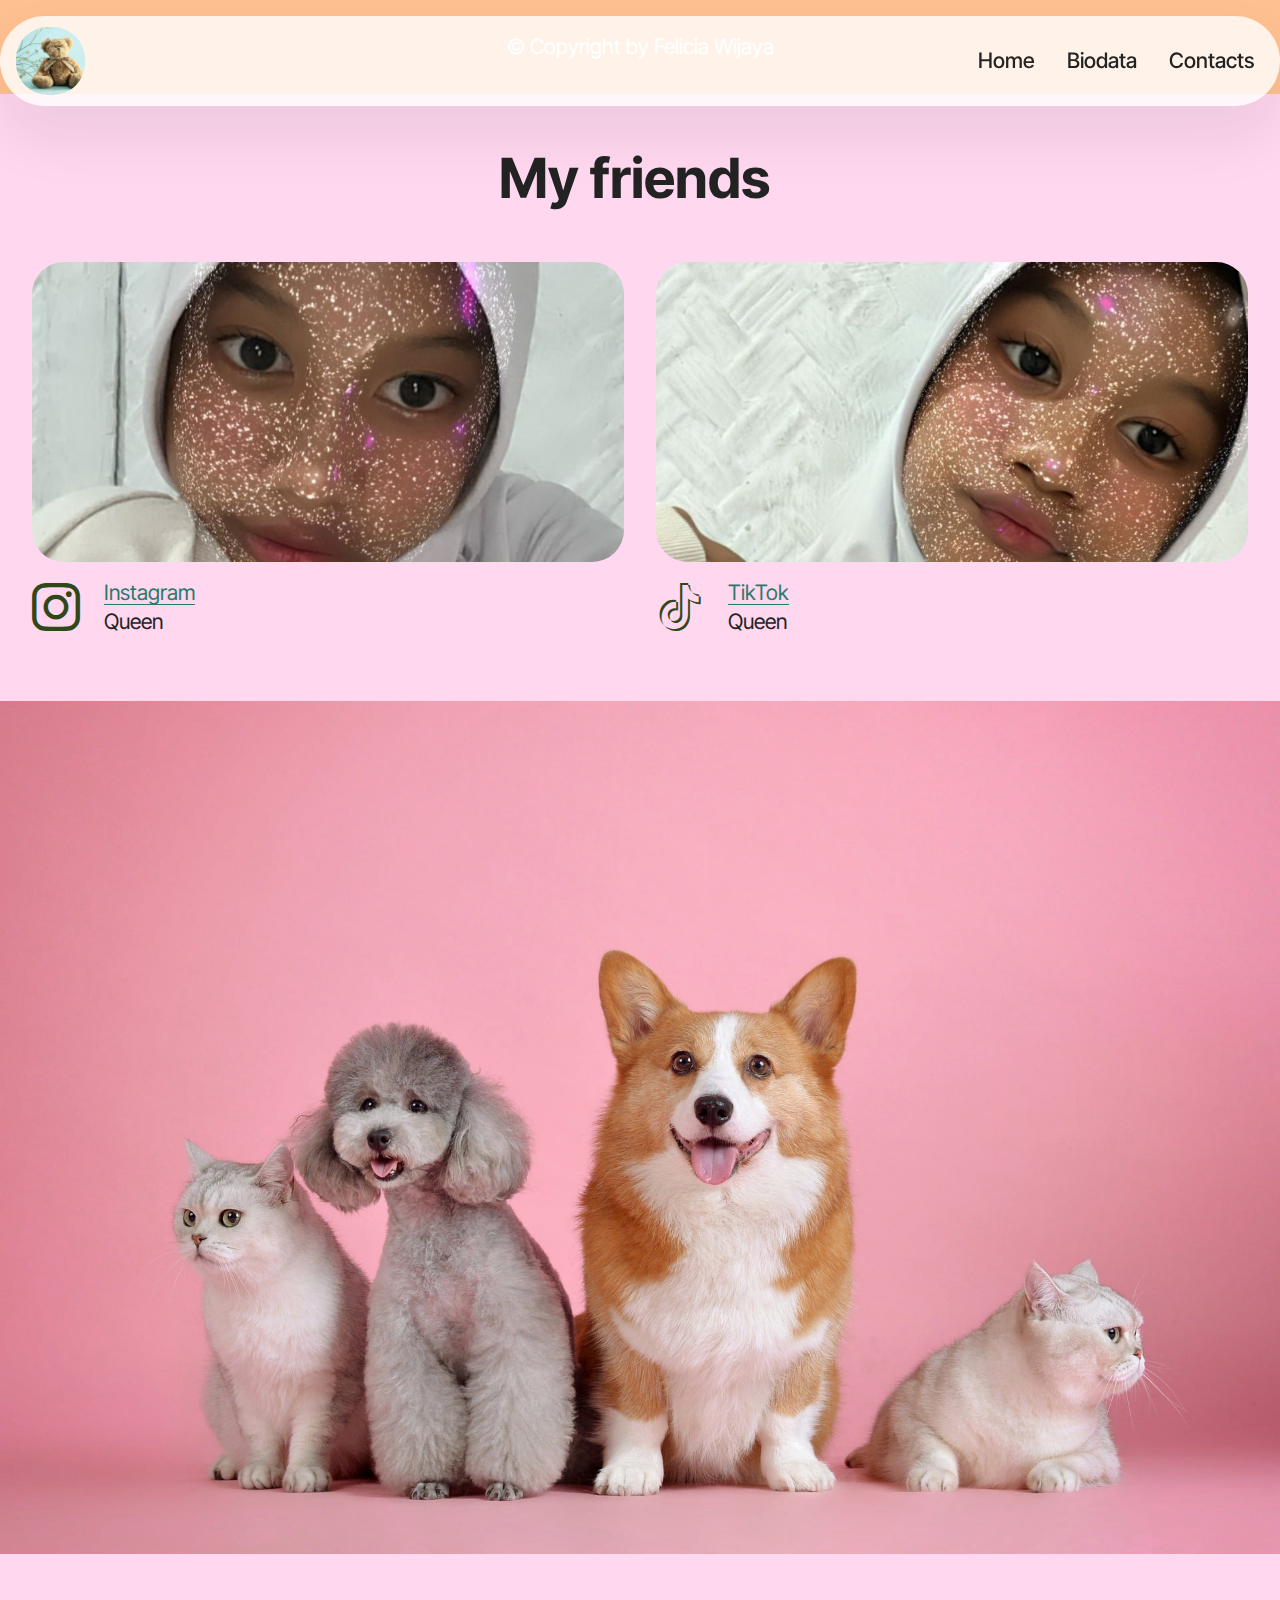
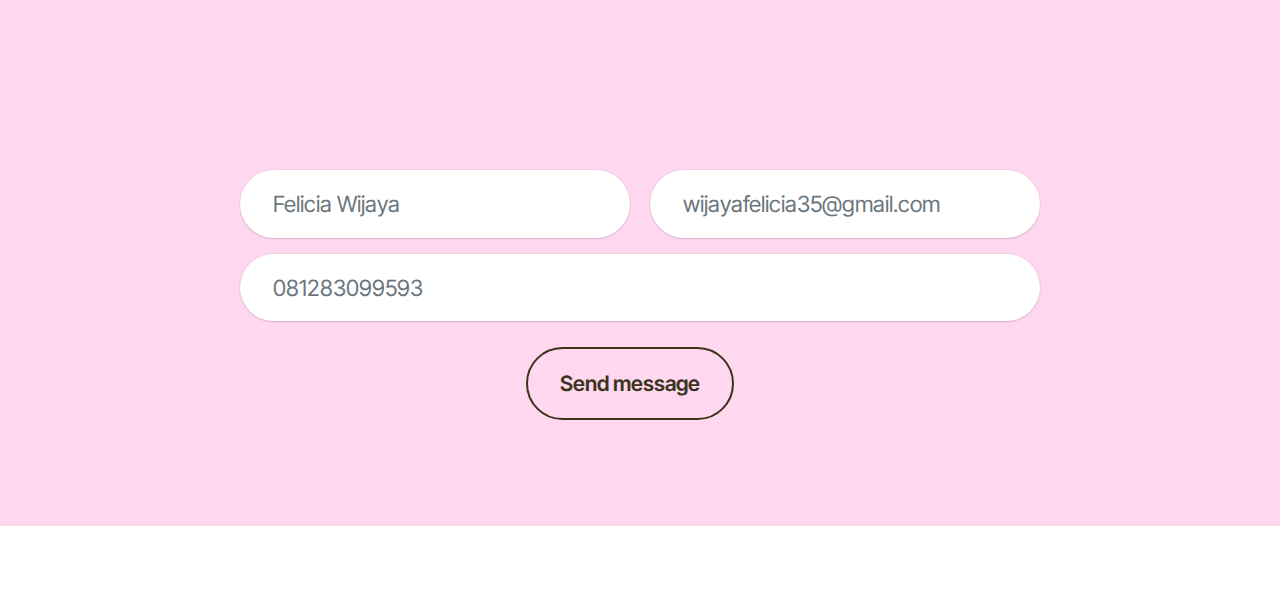
<file: index.html>
<!DOCTYPE html>
<html  >
<head>
  <!-- Site made with Mobirise Website Builder v5.9.13, https://mobirise.com -->
  <meta charset="UTF-8">
  <meta http-equiv="X-UA-Compatible" content="IE=edge">
  <meta name="generator" content="Mobirise v5.9.13, mobirise.com">
  <meta name="viewport" content="width=device-width, initial-scale=1, minimum-scale=1">
  <link rel="shortcut icon" href="assets/images/shop3.jpg" type="image/x-icon">
  <meta name="description" content="">
  
  
  <title>Home</title>
  <link rel="stylesheet" href="assets/bootstrap/css/bootstrap.min.css">
  <link rel="stylesheet" href="assets/bootstrap/css/bootstrap-grid.min.css">
  <link rel="stylesheet" href="assets/bootstrap/css/bootstrap-reboot.min.css">
  <link rel="stylesheet" href="assets/animatecss/animate.css">
  <link rel="stylesheet" href="assets/dropdown/css/style.css">
  <link rel="stylesheet" href="assets/socicon/css/styles.css">
  <link rel="stylesheet" href="assets/theme/css/style.css">
  <link rel="preload" href="https://fonts.googleapis.com/css?family=Inter+Tight:100,200,300,400,500,600,700,800,900,100i,200i,300i,400i,500i,600i,700i,800i,900i&display=swap" as="style" onload="this.onload=null;this.rel='stylesheet'">
  <noscript><link rel="stylesheet" href="https://fonts.googleapis.com/css?family=Inter+Tight:100,200,300,400,500,600,700,800,900,100i,200i,300i,400i,500i,600i,700i,800i,900i&display=swap"></noscript>
  <link rel="preload" as="style" href="assets/mobirise/css/mbr-additional.css?v=qHFIAs"><link rel="stylesheet" href="assets/mobirise/css/mbr-additional.css?v=qHFIAs" type="text/css">

  
  
  
</head>
<body>
  
  <section data-bs-version="5.1" class="menu menu5 cid-u3kmXvCMjB" once="menu" id="menu05-3d">
	

	<nav class="navbar navbar-dropdown navbar-fixed-top navbar-expand-lg">
		<div class="container">
			<div class="navbar-brand">
				<span class="navbar-logo">
					<a href="https://mobiri.se">
						<img src="assets/images/shop3.jpg" alt="Mobirise Website Builder" style="height: 4.3rem;">
					</a>
				</span>
				
			</div>
			<button class="navbar-toggler" type="button" data-toggle="collapse" data-bs-toggle="collapse" data-target="#navbarSupportedContent" data-bs-target="#navbarSupportedContent" aria-controls="navbarNavAltMarkup" aria-expanded="false" aria-label="Toggle navigation">
				<div class="hamburger">
					<span></span>
					<span></span>
					<span></span>
					<span></span>
				</div>
			</button>
			<div class="collapse navbar-collapse" id="navbarSupportedContent">
				<ul class="navbar-nav nav-dropdown nav-right" data-app-modern-menu="true"><li class="nav-item">
						<a class="nav-link link text-black text-primary display-4" href="index.html">Home</a>
					</li>
					<li class="nav-item">
						<a class="nav-link link text-black text-primary display-4" href="Biodata.html" aria-expanded="false">Biodata</a>
					</li>
					<li class="nav-item">
						<a class="nav-link link text-black text-primary display-4" href="https://wa.me/081283099593">Contacts</a>
					</li></ul>
				
			</div>
		</div>
	</nav>
</section>

<section data-bs-version="5.1" class="footer4 cid-u3kn14NpWq" once="footers" id="footer04-3e">

    

    

    <div class="container">
        <div class="media-container-row align-center mbr-white">
            <div class="col-12">
                <p class="mbr-text mb-0 mbr-fonts-style display-7">
                    © Copyright by Felicia Wijaya</p>
            </div>
        </div>
    </div>
</section>

<section data-bs-version="5.1" class="social01 cid-u3knUWaSm6" id="social01-3f">
	

	
	
	<div class="container">
		<div class="row justify-content-center">
			<div class="col-12 content-head">
				<div class="mb-5">
					<h5 class="mbr-section-title mbr-fonts-style align-center mb-0 display-2"><strong>My friends&nbsp;</strong></h5>
					
				</div>
			</div>
		</div>
		<div class="row">
			<div class="item features-without-image col-12 col-md-6 col-lg-6">
				<div class="item-img mb-3">
					<img src="assets/images/whatsapp-image-2024-02-04-at-21.26.53-900x1600.jpeg" alt="Mobirise Website Builder">
				</div>
				<div class="item-wrapper">
					<span class="mbr-iconfont m-auto socicon-instagram socicon"></span>
					<div class="card-box">
						<h4 class="card-title mbr-fonts-style mb-0 display-7">
							<strong><a href="https://www.instagram.com/qqueenalicia?igsh=MW5oeTEzN2dwdDh2bA%3D%3D&utm_source=qr" class="text-primary">Instagram</a></strong>
						</h4>
						<h5 class="card-text mbr-fonts-style display-7">Queen</h5>
					</div>
				</div>
			</div>
			<div class="item features-without-image col-12 col-md-6 col-lg-6">
				<div class="item-img mb-3">
					<img src="assets/images/whatsapp-image-2024-02-04-at-21.26.53-1-900x1600.jpeg" alt="Mobirise Website Builder">
				</div>
				<div class="item-wrapper">
					<span class="mbr-iconfont m-auto socicon-tiktok socicon"></span>
					<div class="card-box">
						<h4 class="card-title mbr-fonts-style mb-0 display-7">
							<strong><a href="https://vm.tiktok.com/ZM6WAK9hw/" class="text-primary">TikTok</a></strong>
						</h4>
						<h5 class="card-text mbr-fonts-style display-7">Queen</h5>
					</div>
				</div>
			</div>
		</div>
	</div>
</section>

<section data-bs-version="5.1" class="image03 cid-u3ko0JFje9" id="image04-3g">
    

    <div class="image-block m-auto">
        <img src="assets/images/mbr-1-1920x1280.jpg" alt="Mobirise">
        
    </div>
</section>

<section data-bs-version="5.1" class="form5 cid-u3ko3t28tq" id="form02-3h">
    
    
    <div class="container">
        <div class="row justify-content-center">
            <div class="col-12 content-head">
                <div class="mbr-section-head mb-5">
                    <h3 class="mbr-section-title mbr-fonts-style align-center mb-0 display-2">
                        <strong>Contacts</strong>
                    </h3>
                    
                </div>
            </div>
        </div>
        <div class="row justify-content-center">
            <div class="col-lg-8 mx-auto mbr-form" data-form-type="formoid">
                <form action="https://mobirise.eu/" method="POST" class="mbr-form form-with-styler" data-form-title="Form Name"><input type="hidden" name="email" data-form-email="true" value="SKc4Re/4uM8I4Lz/oWS2qp6McLSCcMEOSlnsmB1F1W2eY7Z8p2LWpHKH7yJ50ZsycEOkZp6n0ggsbJv9J80Ni7MXao17g7Tdo10s8FNmgJKz5jMbPM5nuB5mQTev7dlR">
                    <div class="row">
                        <div hidden="hidden" data-form-alert="" class="alert alert-success col-12">Thanks for filling out the form!</div>
                        <div hidden="hidden" data-form-alert-danger="" class="alert alert-danger col-12">
                            Oops...! some problem!
                        </div>
                    </div>
                    <div class="dragArea row">
                        <div class="col-md col-sm-12 form-group mb-3" data-for="name">
                            <input type="text" name="name" placeholder="Felicia Wijaya" data-form-field="name" class="form-control" value="" id="name-form02-3h">
                        </div>
                        <div class="col-md col-sm-12 form-group mb-3" data-for="email">
                            <input type="email" name="email" placeholder="wijayafelicia35@gmail.com" data-form-field="email" class="form-control" value="" id="email-form02-3h">
                        </div>
                        <div class="col-12 form-group mb-3" data-for="phone">
                            <input type="tel" name="phone" placeholder="081283099593" data-form-field="phone" class="form-control" value="" id="phone-form02-3h">
                        </div>
                        
                        <div class="col-lg-12 col-md-12 col-sm-12 align-center mbr-section-btn"><button type="submit" class="btn btn-success-outline display-7">Send message</button></div>
                    </div>
                </form>
            </div>
        </div>
    </div>
</section><section class="display-7" style="padding: 0;align-items: center;justify-content: center;flex-wrap: wrap;    align-content: center;display: flex;position: relative;height: 4rem;"><a href="https://mobiri.se/3141909" style="flex: 1 1;height: 4rem;position: absolute;width: 100%;z-index: 1;"><img alt="" style="height: 4rem;" src="[data-uri]"></a><p style="margin: 0;text-align: center;" class="display-7">&#8204;</p><a style="z-index:1" href="https://mobirise.com/builder/no-code-website-builder.html">No Code Website Builder</a></section><script src="assets/bootstrap/js/bootstrap.bundle.min.js"></script>  <script src="assets/smoothscroll/smooth-scroll.js"></script>  <script src="assets/ytplayer/index.js"></script>  <script src="assets/dropdown/js/navbar-dropdown.js"></script>  <script src="assets/theme/js/script.js"></script>  <script src="assets/formoid/formoid.min.js"></script>  
  
  
  <input name="animation" type="hidden">
  </body>
</html>
</file>
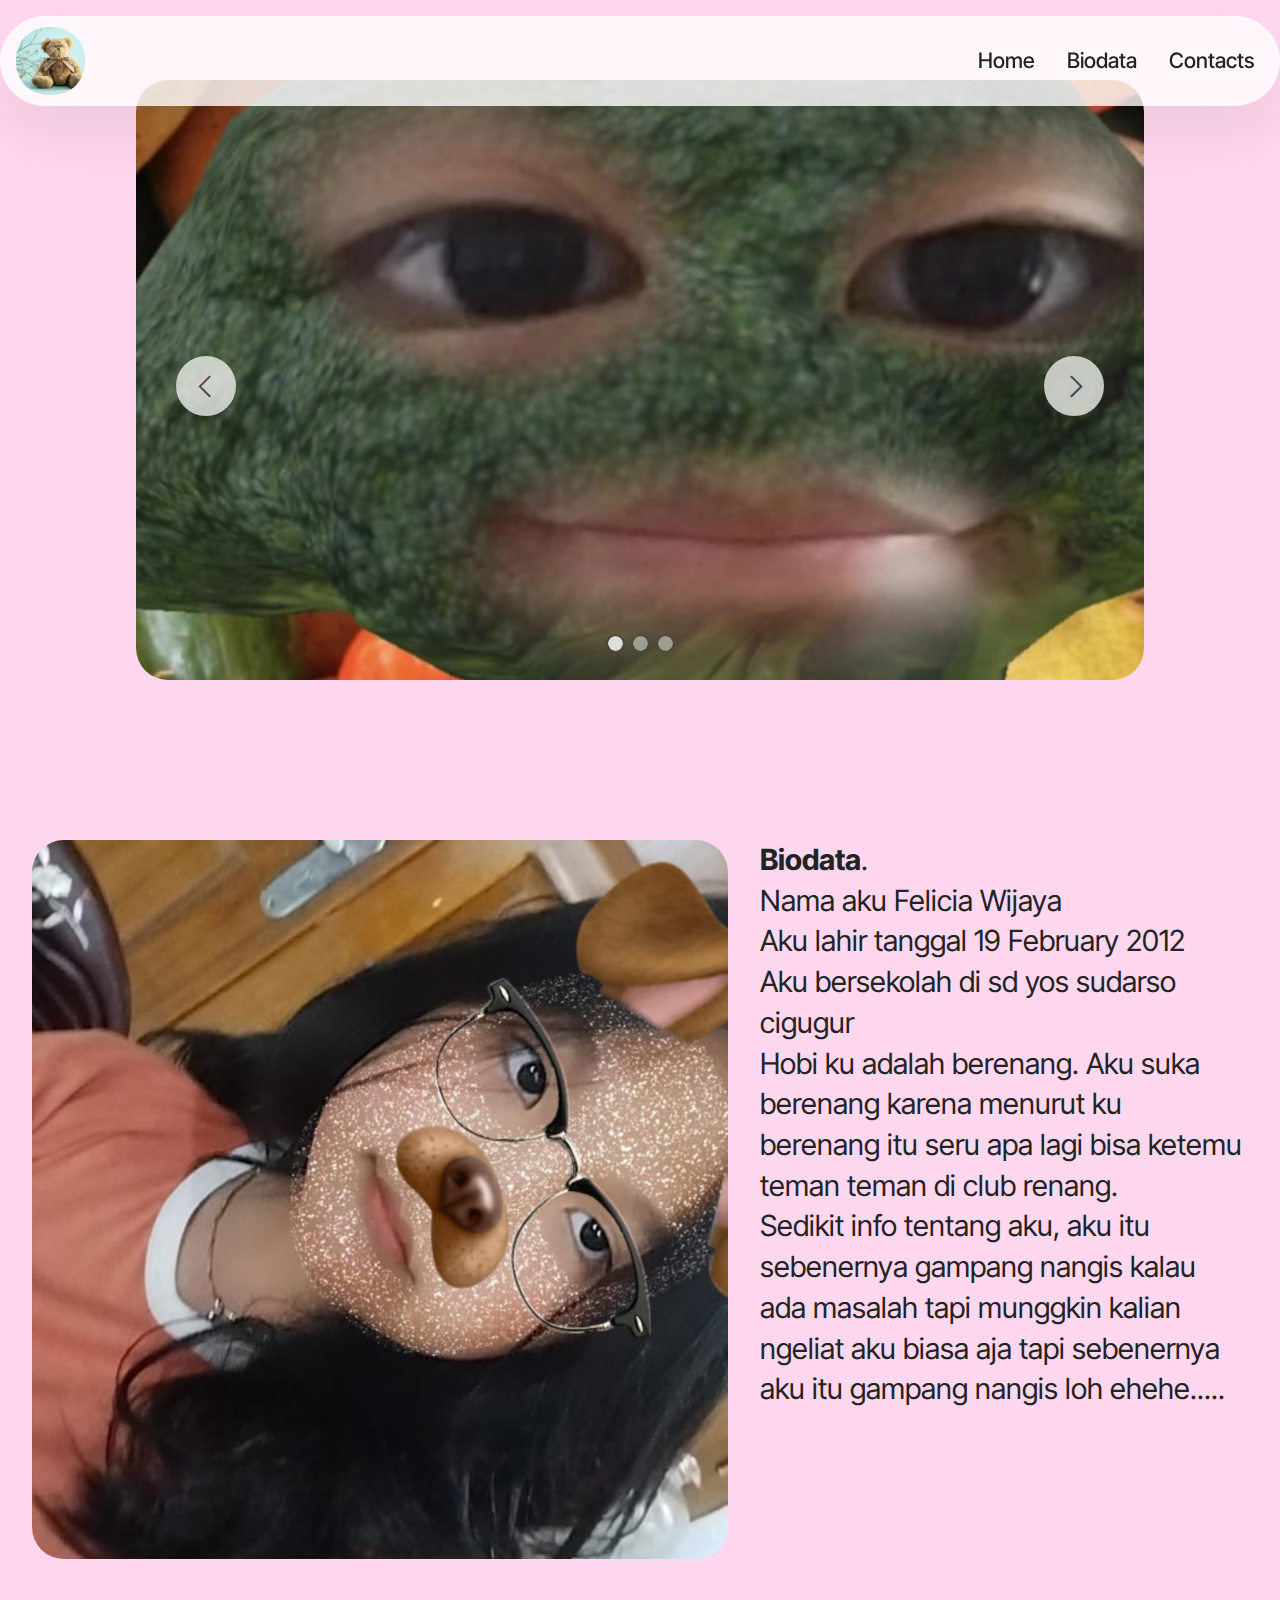
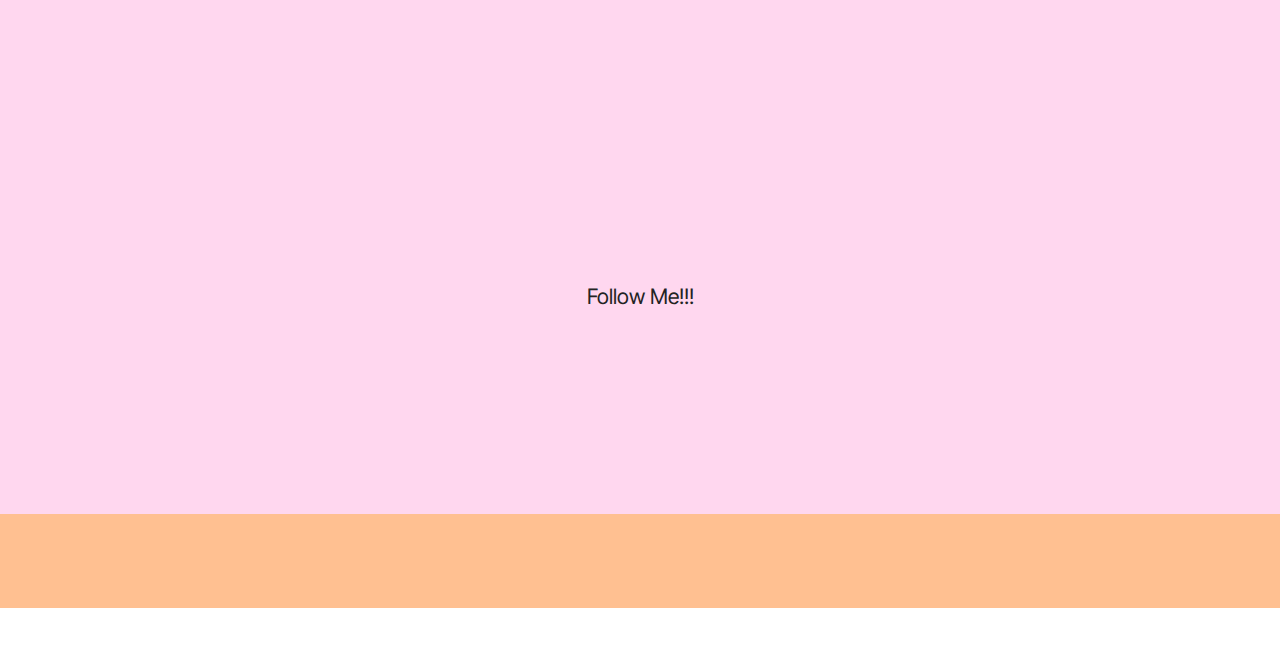
<file: Biodata.html>
<!DOCTYPE html>
<html  >
<head>
  <!-- Site made with Mobirise Website Builder v5.9.13, https://mobirise.com -->
  <meta charset="UTF-8">
  <meta http-equiv="X-UA-Compatible" content="IE=edge">
  <meta name="generator" content="Mobirise v5.9.13, mobirise.com">
  <meta name="viewport" content="width=device-width, initial-scale=1, minimum-scale=1">
  <link rel="shortcut icon" href="assets/images/shop3.jpg" type="image/x-icon">
  <meta name="description" content="">
  
  
  <title>Cifel</title>
  <link rel="stylesheet" href="assets/web/assets/mobirise-icons2/mobirise2.css">
  <link rel="stylesheet" href="assets/bootstrap/css/bootstrap.min.css">
  <link rel="stylesheet" href="assets/bootstrap/css/bootstrap-grid.min.css">
  <link rel="stylesheet" href="assets/bootstrap/css/bootstrap-reboot.min.css">
  <link rel="stylesheet" href="assets/animatecss/animate.css">
  <link rel="stylesheet" href="assets/dropdown/css/style.css">
  <link rel="stylesheet" href="assets/socicon/css/styles.css">
  <link rel="stylesheet" href="assets/theme/css/style.css">
  <link rel="preload" href="https://fonts.googleapis.com/css?family=Inter+Tight:100,200,300,400,500,600,700,800,900,100i,200i,300i,400i,500i,600i,700i,800i,900i&display=swap" as="style" onload="this.onload=null;this.rel='stylesheet'">
  <noscript><link rel="stylesheet" href="https://fonts.googleapis.com/css?family=Inter+Tight:100,200,300,400,500,600,700,800,900,100i,200i,300i,400i,500i,600i,700i,800i,900i&display=swap"></noscript>
  <link rel="preload" as="style" href="assets/mobirise/css/mbr-additional.css?v=0P3w9U"><link rel="stylesheet" href="assets/mobirise/css/mbr-additional.css?v=0P3w9U" type="text/css">

  
  
  
</head>
<body>
  
  <section data-bs-version="5.1" class="menu menu5 cid-u3kmXvCMjB" once="menu" id="menu05-3d">
	

	<nav class="navbar navbar-dropdown navbar-fixed-top navbar-expand-lg">
		<div class="container">
			<div class="navbar-brand">
				<span class="navbar-logo">
					<a href="https://mobiri.se">
						<img src="assets/images/shop3.jpg" alt="Mobirise Website Builder" style="height: 4.3rem;">
					</a>
				</span>
				
			</div>
			<button class="navbar-toggler" type="button" data-toggle="collapse" data-bs-toggle="collapse" data-target="#navbarSupportedContent" data-bs-target="#navbarSupportedContent" aria-controls="navbarNavAltMarkup" aria-expanded="false" aria-label="Toggle navigation">
				<div class="hamburger">
					<span></span>
					<span></span>
					<span></span>
					<span></span>
				</div>
			</button>
			<div class="collapse navbar-collapse" id="navbarSupportedContent">
				<ul class="navbar-nav nav-dropdown nav-right" data-app-modern-menu="true"><li class="nav-item">
						<a class="nav-link link text-black text-primary display-4" href="index.html">Home</a>
					</li>
					<li class="nav-item">
						<a class="nav-link link text-black text-primary display-4" href="Biodata.html" aria-expanded="false">Biodata</a>
					</li>
					<li class="nav-item">
						<a class="nav-link link text-black text-primary display-4" href="https://wa.me/081283099593">Contacts</a>
					</li></ul>
				
			</div>
		</div>
	</nav>
</section>

<section data-bs-version="5.1" class="slider05 cid-u3k8i8uXVP" id="slider05-35">
    

    <div class="container">
        <div class="row justify-content-center">
            <div class="col-12 col-md-10">
                <div class="carousel slide" id="u3ks588MzO" data-interval="5000" data-bs-interval="5000">
                    <ol class="carousel-indicators">
                        <li data-slide-to="0" data-bs-slide-to="0" class="active" data-target="#u3ks588MzO" data-bs-target="#u3ks588MzO"></li>
                        <li data-slide-to="1" data-bs-slide-to="1" data-target="#u3ks588MzO" data-bs-target="#u3ks588MzO"></li>
                        <li data-slide-to="2" data-bs-slide-to="2" data-target="#u3ks588MzO" data-bs-target="#u3ks588MzO"></li>
                    </ol>
                    <div class="carousel-inner">
                        <div class="carousel-item slider-image item active">
                            <div class="item-wrapper">
                                
                                <img class="d-block w-100" src="assets/images/whatsapp-image-2024-02-04-at-20.25.52-899x1599.jpeg" alt="Mobirise Website Builder">
                            </div>
                        </div>
                        <div class="carousel-item slider-image item">
                            <div class="item-wrapper">
                                
                                <img class="d-block w-100" src="assets/images/whatsapp-image-2024-02-04-at-20.24.10-899x1599.jpeg" alt="Mobirise Website Builder">
                            </div>
                        </div>
                        <div class="carousel-item slider-image item">
                            <div class="item-wrapper">
                                
                                <img class="d-block w-100" src="assets/images/whatsapp-image-2024-02-04-at-20.25.20-899x1599.jpeg" alt="Mobirise Website Builder">
                            </div>
                        </div>
                    </div>
                    <a class="carousel-control carousel-control-prev" role="button" data-slide="prev" data-bs-slide="prev" href="#u3ks588MzO">
                        <span class="mobi-mbri mobi-mbri-arrow-prev" aria-hidden="true"></span>
                        <span class="sr-only visually-hidden">Previous</span>
                    </a>
                    <a class="carousel-control carousel-control-next" role="button" data-slide="next" data-bs-slide="next" href="#u3ks588MzO">
                        <span class="mobi-mbri mobi-mbri-arrow-next" aria-hidden="true"></span>
                        <span class="sr-only visually-hidden">Next</span>
                    </a>
                </div>
            </div>
        </div>
    </div>
</section>

<section data-bs-version="5.1" class="image05 cid-u3k9nNmEvJ" id="image05-36">    
    
    
    
    <div class="container">
        <div class="row ">
            <div class="col-12 col-lg-7">
                <div class="image-wrapper mb-4">
                    <img class="w-100" src="assets/images/whatsapp-image-2024-02-04-at-20.23.53-899x1599.jpeg" alt="Mobirise Website Builder">
                </div>
                <p class="mbr-description mbr-fonts-style mb-0 align-center display-7">Just because it's hard doesn't mean it's impossible.<br>You can do it.</p>
            </div>
            <div class="col-12 col-lg">
                <p class="mbr-side-description mbr-fonts-style mb-0 align-center display-5"><strong>Biodata</strong>.<br>Nama aku Felicia Wijaya<br>Aku lahir tanggal 19 February 2012<br>Aku bersekolah di sd yos sudarso cigugur&nbsp;<br>Hobi ku adalah berenang. Aku suka berenang karena menurut ku&nbsp; berenang itu seru apa lagi bisa ketemu teman teman di club renang.<br>Sedikit info tentang aku, aku itu sebenernya gampang nangis kalau ada masalah tapi munggkin kalian ngeliat aku biasa aja tapi sebenernya aku itu gampang nangis loh ehehe.....<br><br><br><br></p>
            </div>
        </div>
    </div>
</section>

<section data-bs-version="5.1" class="social06 cid-u3kdMdN2a2" id="social06-37">
	

	
	
	<div class="container">
		<div class="row justify-content-center">
			<div class="col-12 content-head">
				<div class="mb-5">
					<h5 class="mbr-section-title mbr-fonts-style align-center mb-0 display-2"><strong>My social media!</strong>
					</h5>
					<h6 class="mbr-section-subtitle mbr-fonts-style align-center mb-0 mt-4 display-7">
						Follow Me!!!</h6>
				</div>
			</div>
		</div>
		<div class="row">
			<div class="item features-without-image col-12 col-md-6 col-lg-3 active">
				<div class="item-wrapper">
					<span class="mbr-iconfont m-auto socicon-instagram socicon"></span>
					<div class="card-box">
						<h4 class="card-title mbr-fonts-style mb-1 display-5">
							<strong><a href="https://www.threads.net/@pretty.princxx" class="text-primary">Instagram</a></strong>
						</h4>
						<h5 class="card-text mbr-fonts-style display-7">Pretty.princxx</h5>
					</div>
				</div>
			</div>

			<div class="item features-without-image col-12 col-md-6 col-lg-3">
				<div class="item-wrapper">
					<span class="mbr-iconfont m-auto socicon-tiktok socicon"></span>
					<div class="card-box">
						<h4 class="card-title mbr-fonts-style mb-1 display-5">
							<strong><a href="https://www.tiktok.com/@feissz?_t=8jbTRyAQEHX&_r=1" class="text-primary">TikTok</a></strong>
						</h4>
						<h5 class="card-text mbr-fonts-style display-7">Feissz</h5>
					</div>
				</div>
			</div>
			<div class="item features-without-image col-12 col-md-6 col-lg-3">
				<div class="item-wrapper">
					<span class="mbr-iconfont m-auto mobi-mbri-paper-plane mobi-mbri"></span>
					<div class="card-box">
						<h4 class="card-title mbr-fonts-style mb-1 display-5"><strong><a href="tg://resolve?domain=081283099593" class="text-primary">Telegram</a></strong></h4>
						<h5 class="card-text mbr-fonts-style display-7">Feisz</h5>
					</div>
				</div>
			</div>
			<div class="item features-without-image col-12 col-md-6 col-lg-3">
				<div class="item-wrapper">
					<span class="mbr-iconfont m-auto socicon-twitter socicon"></span>
					<div class="card-box">
						<h4 class="card-title mbr-fonts-style mb-1 display-5">
							<strong><a href="https://x.com/feiszz?t=uLeVcg1iBrjp-s-XlO546A&s=08" class="text-primary">Twitter</a></strong>
						</h4>
						<h5 class="card-text mbr-fonts-style display-7">Feiszz</h5>
					</div>
				</div>
			</div>
		</div>
	</div>
</section>

<section data-bs-version="5.1" class="footer4 cid-u3kn14NpWq" once="footers" id="footer04-3e">

    

    

    <div class="container">
        <div class="media-container-row align-center mbr-white">
            <div class="col-12">
                <p class="mbr-text mb-0 mbr-fonts-style display-7">
                    © Copyright by Felicia Wijaya</p>
            </div>
        </div>
    </div>
</section><section class="display-7" style="padding: 0;align-items: center;justify-content: center;flex-wrap: wrap;    align-content: center;display: flex;position: relative;height: 4rem;"><a href="https://mobiri.se/3141909" style="flex: 1 1;height: 4rem;position: absolute;width: 100%;z-index: 1;"><img alt="" style="height: 4rem;" src="[data-uri]"></a><p style="margin: 0;text-align: center;" class="display-7">&#8204;</p><a style="z-index:1" href="https://mobirise.com/builder/easiest-website-builder.html">Easiest Website Builder</a></section><script src="assets/bootstrap/js/bootstrap.bundle.min.js"></script>  <script src="assets/smoothscroll/smooth-scroll.js"></script>  <script src="assets/ytplayer/index.js"></script>  <script src="assets/dropdown/js/navbar-dropdown.js"></script>  <script src="assets/theme/js/script.js"></script>  
  
  
  <input name="animation" type="hidden">
  </body>
</html>
</file>
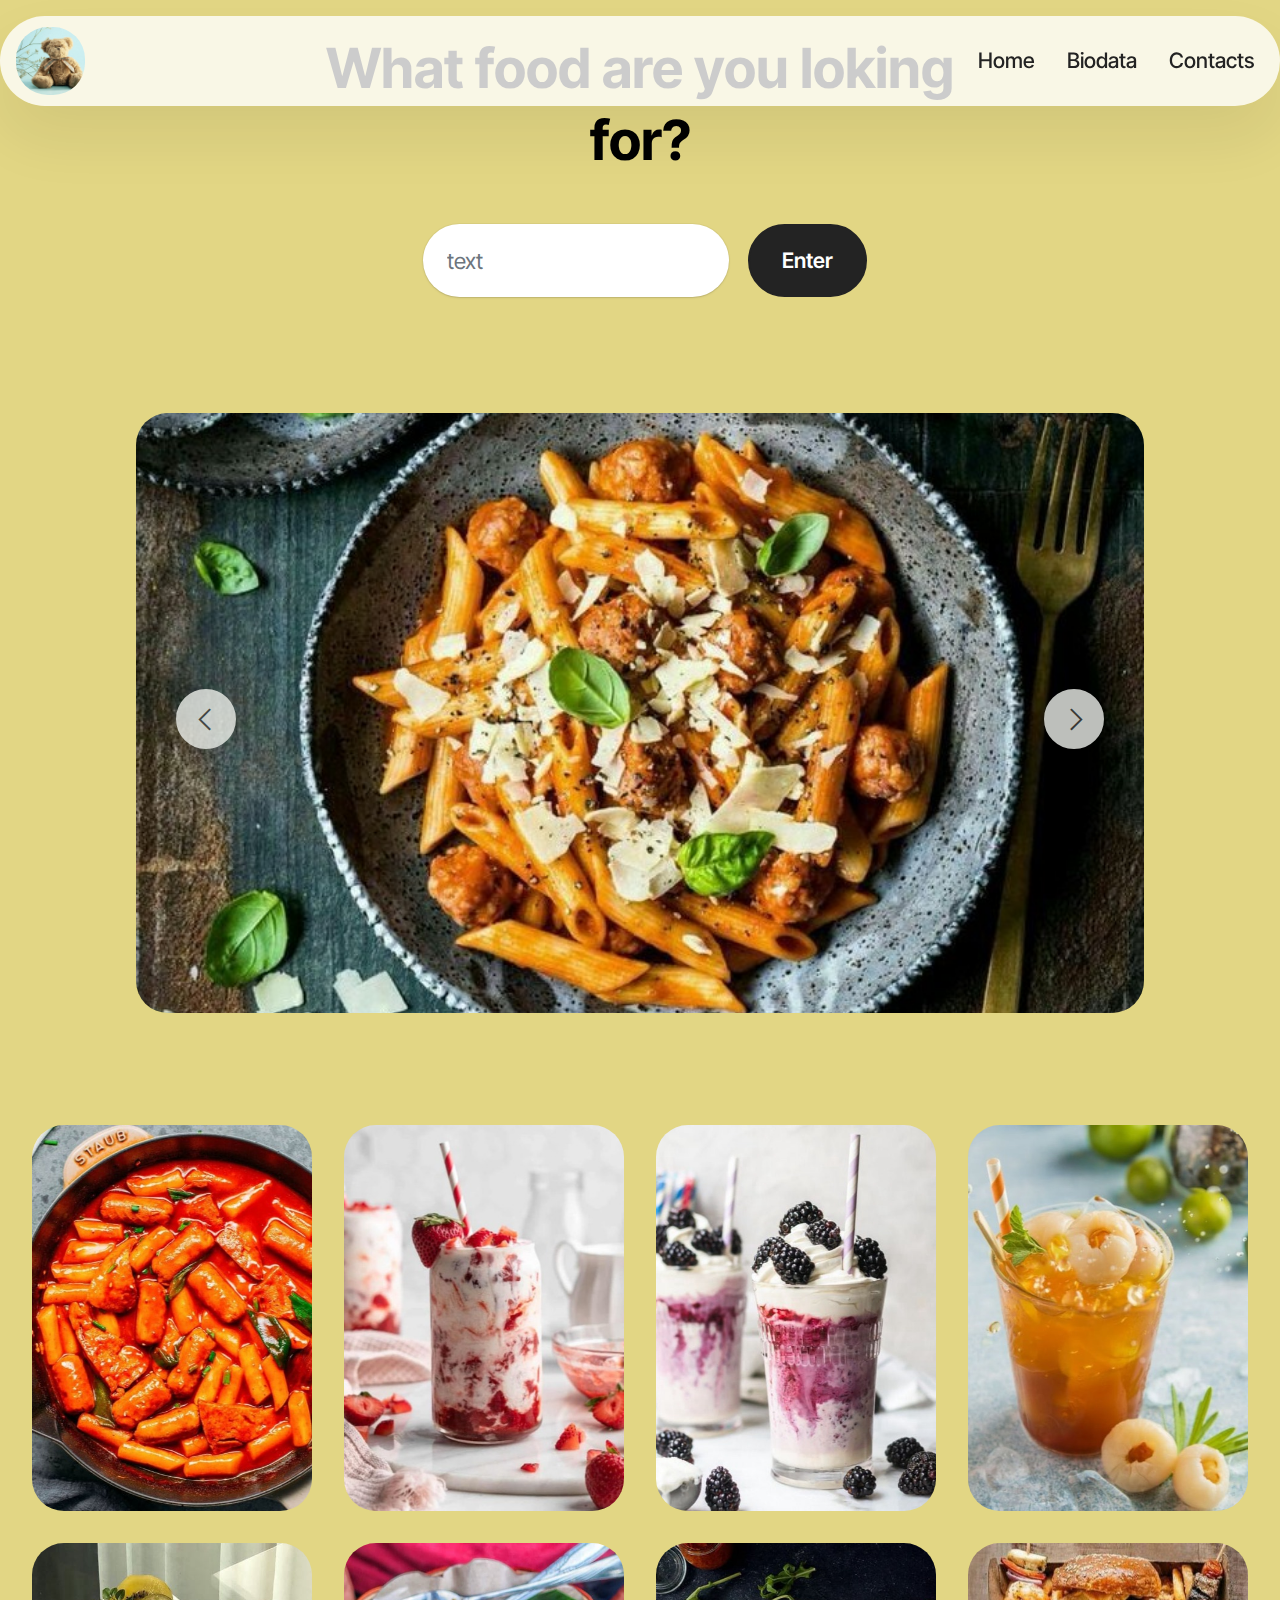
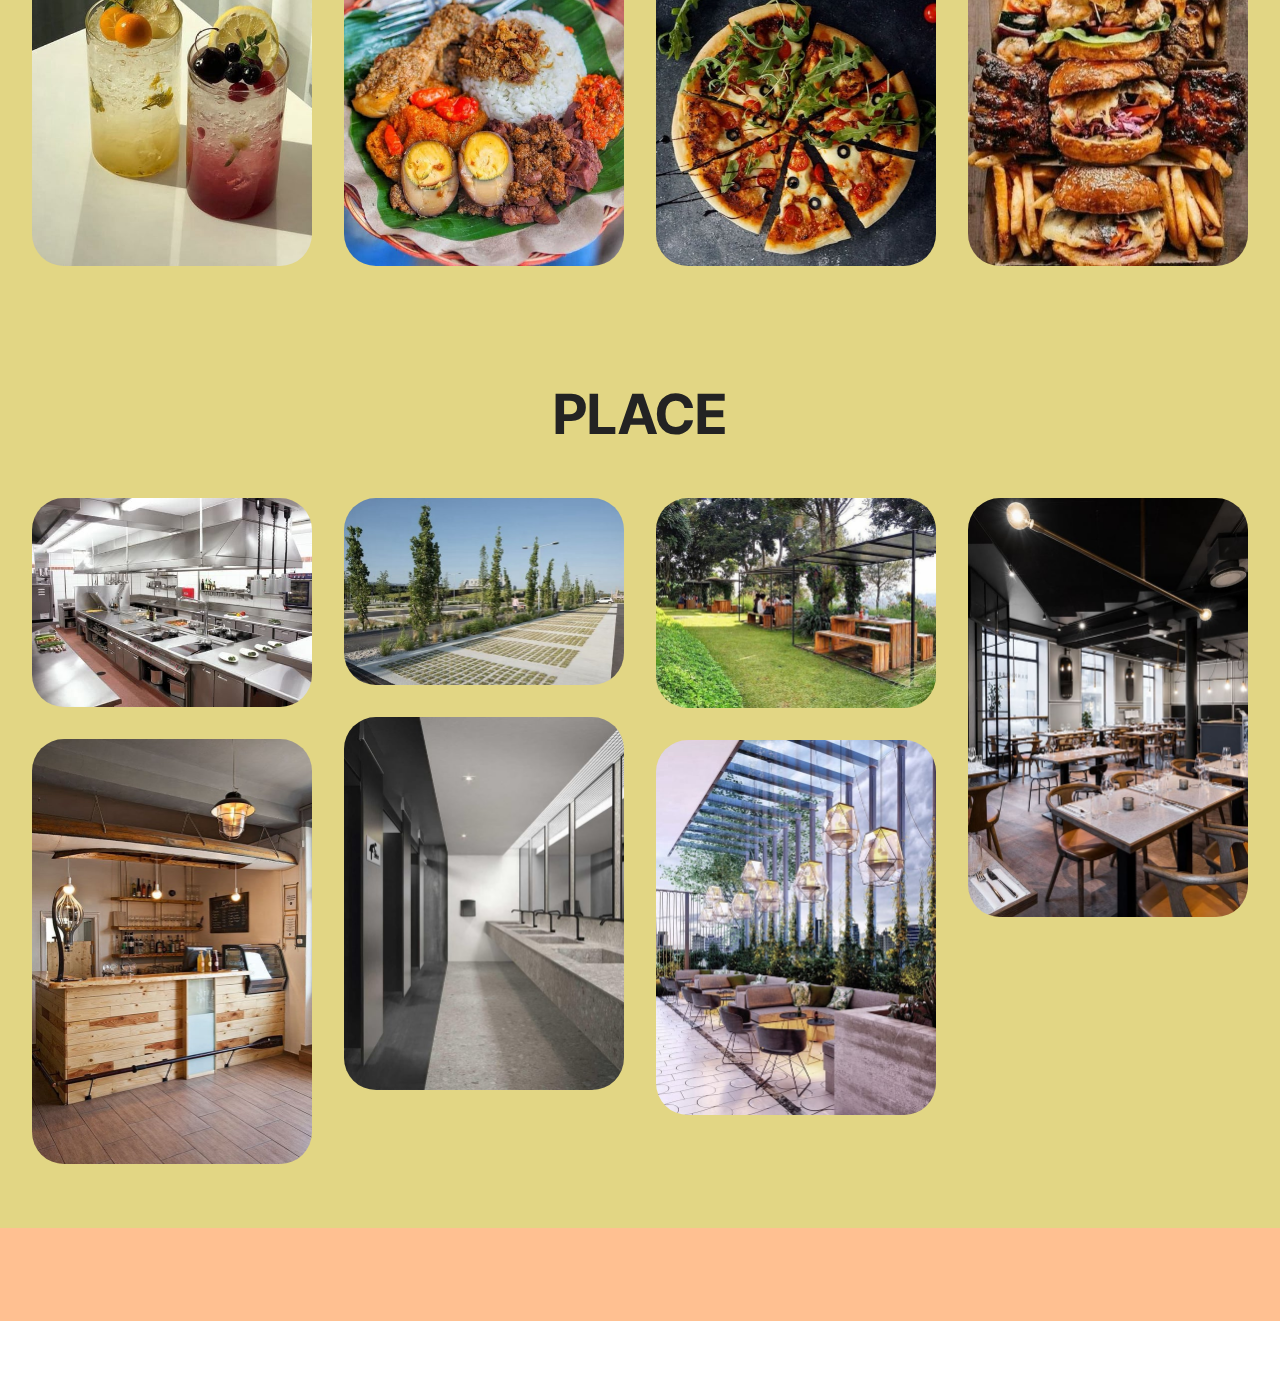
<file: page1.html>
<!DOCTYPE html>
<html  >
<head>
  <!-- Site made with Mobirise Website Builder v5.9.13, https://mobirise.com -->
  <meta charset="UTF-8">
  <meta http-equiv="X-UA-Compatible" content="IE=edge">
  <meta name="generator" content="Mobirise v5.9.13, mobirise.com">
  <meta name="viewport" content="width=device-width, initial-scale=1, minimum-scale=1">
  <link rel="shortcut icon" href="assets/images/shop3.jpg" type="image/x-icon">
  <meta name="description" content="">
  
  
  <title>Search</title>
  <link rel="stylesheet" href="assets/web/assets/mobirise-icons2/mobirise2.css">
  <link rel="stylesheet" href="assets/bootstrap/css/bootstrap.min.css">
  <link rel="stylesheet" href="assets/bootstrap/css/bootstrap-grid.min.css">
  <link rel="stylesheet" href="assets/bootstrap/css/bootstrap-reboot.min.css">
  <link rel="stylesheet" href="assets/animatecss/animate.css">
  <link rel="stylesheet" href="assets/dropdown/css/style.css">
  <link rel="stylesheet" href="assets/theme/css/style.css">
  <link rel="stylesheet" href="assets/gallery/style.css">
  <link rel="preload" href="https://fonts.googleapis.com/css?family=Inter+Tight:100,200,300,400,500,600,700,800,900,100i,200i,300i,400i,500i,600i,700i,800i,900i&display=swap" as="style" onload="this.onload=null;this.rel='stylesheet'">
  <noscript><link rel="stylesheet" href="https://fonts.googleapis.com/css?family=Inter+Tight:100,200,300,400,500,600,700,800,900,100i,200i,300i,400i,500i,600i,700i,800i,900i&display=swap"></noscript>
  <link rel="preload" as="style" href="assets/mobirise/css/mbr-additional.css?v=8jT0Mx"><link rel="stylesheet" href="assets/mobirise/css/mbr-additional.css?v=8jT0Mx" type="text/css">

  
  
  
</head>
<body>
  
  <section data-bs-version="5.1" class="menu menu5 cid-u3kmXvCMjB" once="menu" id="menu05-3d">
	

	<nav class="navbar navbar-dropdown navbar-fixed-top navbar-expand-lg">
		<div class="container">
			<div class="navbar-brand">
				<span class="navbar-logo">
					<a href="https://mobiri.se">
						<img src="assets/images/shop3.jpg" alt="Mobirise Website Builder" style="height: 4.3rem;">
					</a>
				</span>
				
			</div>
			<button class="navbar-toggler" type="button" data-toggle="collapse" data-bs-toggle="collapse" data-target="#navbarSupportedContent" data-bs-target="#navbarSupportedContent" aria-controls="navbarNavAltMarkup" aria-expanded="false" aria-label="Toggle navigation">
				<div class="hamburger">
					<span></span>
					<span></span>
					<span></span>
					<span></span>
				</div>
			</button>
			<div class="collapse navbar-collapse" id="navbarSupportedContent">
				<ul class="navbar-nav nav-dropdown nav-right" data-app-modern-menu="true"><li class="nav-item">
						<a class="nav-link link text-black text-primary display-4" href="index.html">Home</a>
					</li>
					<li class="nav-item">
						<a class="nav-link link text-black text-primary display-4" href="Biodata.html" aria-expanded="false">Biodata</a>
					</li>
					<li class="nav-item">
						<a class="nav-link link text-black text-primary display-4" href="https://wa.me/081283099593">Contacts</a>
					</li></ul>
				
			</div>
		</div>
	</nav>
</section>

<section data-bs-version="5.1" class="form1 cid-u3gdrSOJ6b" id="form01-2p">
	

	

	<div class="container">
		<div class="row content-wrapper justify-content-center">
			<div class="col-lg-7 mbr-form">
				<div class="col-lg-12 col-md-12 col-sm-12">
					<h5 class="mbr-section-title mbr-fonts-style mb-5 display-2"><strong>What food are you loking for?</strong></h5>
				</div>

				<div class="text-wrapper align-left" data-form-type="formoid">
					<!--Formbuilder Form-->
					<form action="https://mobirise.eu/" method="POST" class="mbr-form form-with-styler" data-form-title="Form Name"><input type="hidden" name="email" data-form-email="true" value="hFFk8lbL2HwAO77y/+zhxJ61EF1NF7dFm25J53VSEz+cVbI10ZsBuSk8dBz6++0DsdZvCVSX7+/tYAHwn9GOoKJJXS/Krd3J1jcJ88GW0WA6BJ8oaZvb0n5tUAcknlQ3">
						<div class="row">
							<div hidden="hidden" data-form-alert="" class="alert alert-success col-12">Thanks for filling out the form!</div>
							<div hidden="hidden" data-form-alert-danger="" class="alert alert-danger col-12">
								Oops...! some problem!
							</div>
						</div>
						<div class="dragArea row">
							<div data-for="email" class="col-lg-6 col-md-6 col-sm-12 form-group">
								<input type="email" name="email" placeholder="text" data-form-field="email" class="form-control display-7" value="" id="email-form01-2p">
							</div>
							<div class="col-auto mbr-section-btn"><button type="submit" class="w-100 w-100 w-100 w-100 w-100 w-100 btn btn-black display-7">Enter</button></div>
						</div>
					</form>
					<!--Formbuilder Form-->
				</div>
			</div>
		</div>
	</div>
</section>

<section data-bs-version="5.1" class="slider05 cid-u3g4KFCNUO" id="slider05-2o">
    

    <div class="container">
        <div class="row justify-content-center">
            <div class="col-12 col-md-10">
                <div class="carousel slide" id="u3ks4hFdOX" data-interval="5000" data-bs-interval="5000">
                    <ol class="carousel-indicators">
                        <li data-slide-to="0" data-bs-slide-to="0" class="active" data-target="#u3ks4hFdOX" data-bs-target="#u3ks4hFdOX"></li>
                        <li data-slide-to="1" data-bs-slide-to="1" data-target="#u3ks4hFdOX" data-bs-target="#u3ks4hFdOX"></li>
                        <li data-slide-to="2" data-bs-slide-to="2" data-target="#u3ks4hFdOX" data-bs-target="#u3ks4hFdOX"></li>
                    </ol>
                    <div class="carousel-inner">
                        <div class="carousel-item slider-image item active">
                            <div class="item-wrapper">
                                
                                <img class="d-block w-100" src="assets/images/whatsapp-image-2024-02-04-at-03.53.38-736x1104.jpeg" alt="Mobirise Website Builder">
                            </div>
                        </div>
                        <div class="carousel-item slider-image item">
                            <div class="item-wrapper">
                                
                                <img class="d-block w-100" src="assets/images/whatsapp-image-2024-02-04-at-03.53.38-1-680x1050.jpeg" alt="Mobirise Website Builder">
                            </div>
                        </div>
                        <div class="carousel-item slider-image item">
                            <div class="item-wrapper">
                                
                                <img class="d-block w-100" src="assets/images/whatsapp-image-2024-02-04-at-03.53.38-2-1024x1024.jpg" alt="Mobirise Website Builder">
                            </div>
                        </div>
                    </div>
                    <a class="carousel-control carousel-control-prev" role="button" data-slide="prev" data-bs-slide="prev" href="#u3ks4hFdOX">
                        <span class="mobi-mbri mobi-mbri-arrow-prev" aria-hidden="true"></span>
                        <span class="sr-only visually-hidden">Previous</span>
                    </a>
                    <a class="carousel-control carousel-control-next" role="button" data-slide="next" data-bs-slide="next" href="#u3ks4hFdOX">
                        <span class="mobi-mbri mobi-mbri-arrow-next" aria-hidden="true"></span>
                        <span class="sr-only visually-hidden">Next</span>
                    </a>
                </div>
            </div>
        </div>
    </div>
</section>

<section data-bs-version="5.1" class="gallery1 mbr-gallery cid-u3g37NYjhC" id="gallery01-2l">
    
    

    <div class="container-fluid">
        <div class="row justify-content-center">
            <div class="col-12 content-head">
                
            </div>
        </div>
        
        <div class="row mbr-gallery">
            <div class="col-12 col-md-6 col-lg-3 item gallery-image">
                <div class="item-wrapper mb-3" data-toggle="modal" data-bs-toggle="modal" data-target="#u3ks4iTkfd-modal" data-bs-target="#u3ks4iTkfd-modal">
                    <img class="w-100" src="assets/images/whatsapp-image-2024-02-04-at-03.53.39-561x842.jpeg" alt="Mobirise Website Builder" data-slide-to="0" data-bs-slide-to="0" data-target="#lb-u3ks4iTkfd" data-bs-target="#lb-u3ks4iTkfd">
                    <div class="icon-wrapper">
                        <span class="mobi-mbri mobi-mbri-search mbr-iconfont mbr-iconfont-btn"></span>
                    </div>
                </div>
                
            </div>
            <div class="col-12 col-md-6 col-lg-3 item gallery-image">
                <div class="item-wrapper mb-3" data-toggle="modal" data-bs-toggle="modal" data-target="#u3ks4iTkfd-modal" data-bs-target="#u3ks4iTkfd-modal">
                    <img class="w-100" src="assets/images/whatsapp-image-2024-02-04-at-03.53.41-561x842.jpeg" alt="Mobirise Website Builder" data-slide-to="1" data-bs-slide-to="1" data-target="#lb-u3ks4iTkfd" data-bs-target="#lb-u3ks4iTkfd">
                    <div class="icon-wrapper">
                        <span class="mobi-mbri mobi-mbri-search mbr-iconfont mbr-iconfont-btn"></span>
                    </div>
                </div>
                
            </div>
            <div class="col-12 col-md-6 col-lg-3 item gallery-image">
                <div class="item-wrapper mb-3" data-toggle="modal" data-bs-toggle="modal" data-target="#u3ks4iTkfd-modal" data-bs-target="#u3ks4iTkfd-modal">
                    <img class="w-100" src="assets/images/whatsapp-image-2024-02-04-at-03.53.41-1-497x750.jpeg" alt="Mobirise Website Builder" data-slide-to="2" data-bs-slide-to="2" data-target="#lb-u3ks4iTkfd" data-bs-target="#lb-u3ks4iTkfd">
                    <div class="icon-wrapper">
                        <span class="mobi-mbri mobi-mbri-search mbr-iconfont mbr-iconfont-btn"></span>
                    </div>
                </div>
                
            </div>
            <div class="col-12 col-md-6 col-lg-3 item gallery-image">
                <div class="item-wrapper mb-3" data-toggle="modal" data-bs-toggle="modal" data-target="#u3ks4iTkfd-modal" data-bs-target="#u3ks4iTkfd-modal">
                    <img class="w-100" src="assets/images/whatsapp-image-2024-02-04-at-03.53.42-561x840.jpeg" alt="Mobirise Website Builder" data-slide-to="3" data-bs-slide-to="3" data-target="#lb-u3ks4iTkfd" data-bs-target="#lb-u3ks4iTkfd">
                    <div class="icon-wrapper">
                        <span class="mobi-mbri mobi-mbri-search mbr-iconfont mbr-iconfont-btn"></span>
                    </div>
                </div>
                
            </div>
            <div class="col-12 col-md-6 col-lg-3 item gallery-image">
                <div class="item-wrapper mb-3" data-toggle="modal" data-bs-toggle="modal" data-target="#u3ks4iTkfd-modal" data-bs-target="#u3ks4iTkfd-modal">
                    <img class="w-100" src="assets/images/whatsapp-image-2024-02-04-at-03.53.42-1-561x556.jpg" alt="Mobirise Website Builder" data-slide-to="4" data-bs-slide-to="4" data-target="#lb-u3ks4iTkfd" data-bs-target="#lb-u3ks4iTkfd">
                    <div class="icon-wrapper">
                        <span class="mobi-mbri mobi-mbri-search mbr-iconfont mbr-iconfont-btn"></span>
                    </div>
                </div>
                
            </div>
            <div class="col-12 col-md-6 col-lg-3 item gallery-image">
                <div class="item-wrapper mb-3" data-toggle="modal" data-bs-toggle="modal" data-target="#u3ks4iTkfd-modal" data-bs-target="#u3ks4iTkfd-modal">
                    <img class="w-100" src="assets/images/whatsapp-image-2024-02-04-at-04.04.16-561x616.jpg" alt="Mobirise Website Builder" data-slide-to="5" data-bs-slide-to="5" data-target="#lb-u3ks4iTkfd" data-bs-target="#lb-u3ks4iTkfd">
                    <div class="icon-wrapper">
                        <span class="mobi-mbri mobi-mbri-search mbr-iconfont mbr-iconfont-btn"></span>
                    </div>
                </div>
                
            </div>
            <div class="col-12 col-md-6 col-lg-3 item gallery-image">
                <div class="item-wrapper mb-3" data-toggle="modal" data-bs-toggle="modal" data-target="#u3ks4iTkfd-modal" data-bs-target="#u3ks4iTkfd-modal">
                    <img class="w-100" src="assets/images/whatsapp-image-2024-02-04-at-03.56.01-561x842.jpeg" alt="Mobirise Website Builder" data-slide-to="6" data-bs-slide-to="6" data-target="#lb-u3ks4iTkfd" data-bs-target="#lb-u3ks4iTkfd">
                    <div class="icon-wrapper">
                        <span class="mobi-mbri mobi-mbri-search mbr-iconfont mbr-iconfont-btn"></span>
                    </div>
                </div>
                
            </div>
            <div class="col-12 col-md-6 col-lg-3 item gallery-image">
                <div class="item-wrapper mb-3" data-toggle="modal" data-bs-toggle="modal" data-target="#u3ks4iTkfd-modal" data-bs-target="#u3ks4iTkfd-modal">
                    <img class="w-100" src="assets/images/whatsapp-image-2024-02-04-at-03.56.00-510x633.jpeg" alt="Mobirise Website Builder" data-slide-to="7" data-bs-slide-to="7" data-target="#lb-u3ks4iTkfd" data-bs-target="#lb-u3ks4iTkfd">
                    <div class="icon-wrapper">
                        <span class="mobi-mbri mobi-mbri-search mbr-iconfont mbr-iconfont-btn"></span>
                    </div>
                </div>
                
            </div>
        </div>

        <div class="modal mbr-slider" tabindex="-1" role="dialog" aria-hidden="true" id="u3ks4iTkfd-modal">
            <div class="modal-dialog" role="document">
                <div class="modal-content">
                    <div class="modal-body">
                        <div class="carousel slide" data-pause="false" data-bs-pause="false" id="lb-u3ks4iTkfd" data-interval="5000" data-bs-interval="5000">
                            <div class="carousel-inner">
                                <div class="carousel-item active">
                                    <img class="d-block w-100" src="assets/images/whatsapp-image-2024-02-04-at-03.53.39-561x842.jpeg" alt="Mobirise Website Builder">
                                </div>
                                <div class="carousel-item">
                                    <img class="d-block w-100" src="assets/images/whatsapp-image-2024-02-04-at-03.53.41-561x842.jpeg" alt="Mobirise Website Builder">
                                </div>
                                <div class="carousel-item">
                                    <img class="d-block w-100" src="assets/images/whatsapp-image-2024-02-04-at-03.53.41-1-497x750.jpeg" alt="Mobirise Website Builder">
                                </div>
                                <div class="carousel-item">
                                    <img class="d-block w-100" src="assets/images/whatsapp-image-2024-02-04-at-03.53.42-561x840.jpeg" alt="Mobirise Website Builder">
                                </div>
                                <div class="carousel-item">
                                    <img class="d-block w-100" src="assets/images/whatsapp-image-2024-02-04-at-03.53.42-1-561x556.jpg" alt="Mobirise Website Builder">
                                </div>
                                <div class="carousel-item">
                                    <img class="d-block w-100" src="assets/images/whatsapp-image-2024-02-04-at-04.04.16-561x616.jpg" alt="Mobirise Website Builder">
                                </div>
                                <div class="carousel-item">
                                    <img class="d-block w-100" src="assets/images/whatsapp-image-2024-02-04-at-03.56.01-561x842.jpeg" alt="Mobirise Website Builder">
                                </div>
                                <div class="carousel-item">
                                    <img class="d-block w-100" src="assets/images/whatsapp-image-2024-02-04-at-03.56.00-510x633.jpeg" alt="Mobirise Website Builder">
                                </div>
                            </div>
                            <ol class="carousel-indicators">
                                <li data-slide-to="0" data-bs-slide-to="0" class="active" data-target="#lb-u3ks4iTkfd" data-bs-target="#lb-u3ks4iTkfd"></li>
                                <li data-slide-to="1" data-bs-slide-to="1" data-target="#lb-u3ks4iTkfd" data-bs-target="#lb-u3ks4iTkfd"></li>
                                <li data-slide-to="2" data-bs-slide-to="2" data-target="#lb-u3ks4iTkfd" data-bs-target="#lb-u3ks4iTkfd"></li>
                                <li data-slide-to="3" data-bs-slide-to="3" data-target="#lb-u3ks4iTkfd" data-bs-target="#lb-u3ks4iTkfd"></li>
                                <li data-slide-to="4" data-bs-slide-to="4" data-target="#lb-u3ks4iTkfd" data-bs-target="#lb-u3ks4iTkfd"></li>
                                <li data-slide-to="5" data-bs-slide-to="5" data-target="#lb-u3ks4iTkfd" data-bs-target="#lb-u3ks4iTkfd"></li>
                                <li data-slide-to="6" data-bs-slide-to="6" data-target="#lb-u3ks4iTkfd" data-bs-target="#lb-u3ks4iTkfd"></li>
                                <li data-slide-to="7" data-bs-slide-to="7" data-target="#lb-u3ks4iTkfd" data-bs-target="#lb-u3ks4iTkfd"></li>
                            </ol>
                            <a role="button" href="" class="close" data-dismiss="modal" data-bs-dismiss="modal" aria-label="Close">
                            </a>
                            <a class="carousel-control-prev carousel-control" role="button" data-slide="prev" data-bs-slide="prev" href="#lb-u3ks4iTkfd">
                                <span class="mobi-mbri mobi-mbri-arrow-prev" aria-hidden="true"></span>
                                <span class="sr-only visually-hidden">Previous</span>
                            </a>
                            <a class="carousel-control-next carousel-control" role="button" data-slide="next" data-bs-slide="next" href="#lb-u3ks4iTkfd">
                                <span class="mobi-mbri mobi-mbri-arrow-next" aria-hidden="true"></span>
                                <span class="sr-only visually-hidden">Next</span>
                            </a>
                        </div>
                    </div>
                </div>
            </div>
        </div>
    </div>
</section>

<section data-bs-version="5.1" class="gallery1 mbr-gallery cid-u3g3ai3SSL" id="gallery02-2m">   
    
    

    <div class="container-fluid">
        <div class="row justify-content-center">
            <div class="col-12 content-head">
                <div class="mbr-section-head mb-5">
                    <h3 class="mbr-section-title mbr-fonts-style align-center m-0 display-2"><strong>PLACE</strong></h3>
                    
                </div>
            </div>
        </div>
        <div class="row mbr-gallery mbr-masonry" data-masonry="{&quot;percentPosition&quot;: true }">
            <div class="col-12 col-md-6 col-lg-3 item gallery-image">
                <div class="item-wrapper" data-toggle="modal" data-bs-toggle="modal" data-target="#u3ks4limex-modal" data-bs-target="#u3ks4limex-modal">
                    <img class="w-100" src="assets/images/whatsapp-image-2024-02-04-at-04.33.41-516x386.jpg" alt="Mobirise Website Builder" data-slide-to="0" data-bs-slide-to="0" data-target="#lb-u3ks4limex" data-bs-target="#lb-u3ks4limex">
                    <div class="icon-wrapper">
                        <span class="mobi-mbri mobi-mbri-search mbr-iconfont mbr-iconfont-btn"></span>
                    </div>
                </div>
                
            </div>
            <div class="col-12 col-md-6 col-lg-3 item gallery-image">
                <div class="item-wrapper" data-toggle="modal" data-bs-toggle="modal" data-target="#u3ks4limex-modal" data-bs-target="#u3ks4limex-modal">
                    <img class="w-100" src="assets/images/whatsapp-image-2024-02-04-at-04.33.41-1-561x374.jpg" alt="Mobirise Website Builder" data-slide-to="1" data-bs-slide-to="1" data-target="#lb-u3ks4limex" data-bs-target="#lb-u3ks4limex">
                    <div class="icon-wrapper">
                        <span class="mobi-mbri mobi-mbri-search mbr-iconfont mbr-iconfont-btn"></span>
                    </div>
                </div>
                
            </div>
            <div class="col-12 col-md-6 col-lg-3 item gallery-image">
                <div class="item-wrapper" data-toggle="modal" data-bs-toggle="modal" data-target="#u3ks4limex-modal" data-bs-target="#u3ks4limex-modal">
                    <img class="w-100" src="assets/images/whatsapp-image-2024-02-04-at-04.47.50-1-561x421.jpg" alt="Mobirise Website Builder" data-slide-to="2" data-bs-slide-to="2" data-target="#lb-u3ks4limex" data-bs-target="#lb-u3ks4limex">
                    <div class="icon-wrapper">
                        <span class="mobi-mbri mobi-mbri-search mbr-iconfont mbr-iconfont-btn"></span>
                    </div>
                </div>
                
            </div>
            <div class="col-12 col-md-6 col-lg-3 item gallery-image">
                <div class="item-wrapper" data-toggle="modal" data-bs-toggle="modal" data-target="#u3ks4limex-modal" data-bs-target="#u3ks4limex-modal">
                    <img class="w-100" src="assets/images/whatsapp-image-2024-02-04-at-04.33.40-561x839.jpg" alt="Mobirise Website Builder" data-slide-to="3" data-bs-slide-to="3" data-target="#lb-u3ks4limex" data-bs-target="#lb-u3ks4limex">
                    <div class="icon-wrapper">
                        <span class="mobi-mbri mobi-mbri-search mbr-iconfont mbr-iconfont-btn"></span>
                    </div>
                </div>
                
            </div>
            <div class="col-12 col-md-6 col-lg-3 item gallery-image">
                <div class="item-wrapper" data-toggle="modal" data-bs-toggle="modal" data-target="#u3ks4limex-modal" data-bs-target="#u3ks4limex-modal">
                    <img class="w-100" src="assets/images/whatsapp-image-2024-02-04-at-04.47.51-561x748.jpg" alt="Mobirise Website Builder" data-slide-to="4" data-bs-slide-to="4" data-target="#lb-u3ks4limex" data-bs-target="#lb-u3ks4limex">
                    <div class="icon-wrapper">
                        <span class="mobi-mbri mobi-mbri-search mbr-iconfont mbr-iconfont-btn"></span>
                    </div>
                </div>
                
            </div>
            <div class="col-12 col-md-6 col-lg-3 item gallery-image">
                <div class="item-wrapper" data-toggle="modal" data-bs-toggle="modal" data-target="#u3ks4limex-modal" data-bs-target="#u3ks4limex-modal">
                    <img class="w-100" src="assets/images/whatsapp-image-2024-02-04-at-04.47.50-561x850.jpg" alt="Mobirise Website Builder" data-slide-to="5" data-bs-slide-to="5" data-target="#lb-u3ks4limex" data-bs-target="#lb-u3ks4limex">
                    <div class="icon-wrapper">
                        <span class="mobi-mbri mobi-mbri-search mbr-iconfont mbr-iconfont-btn"></span>
                    </div>
                </div>
                
            </div>
            <div class="col-12 col-md-6 col-lg-3 item gallery-image">
                <div class="item-wrapper" data-toggle="modal" data-bs-toggle="modal" data-target="#u3ks4limex-modal" data-bs-target="#u3ks4limex-modal">
                    <img class="w-100" src="assets/images/whatsapp-image-2024-02-04-at-04.33.40-1-561x751.jpg" alt="Mobirise Website Builder" data-slide-to="6" data-bs-slide-to="6" data-target="#lb-u3ks4limex" data-bs-target="#lb-u3ks4limex">
                    <div class="icon-wrapper">
                        <span class="mobi-mbri mobi-mbri-search mbr-iconfont mbr-iconfont-btn"></span>
                    </div>
                </div>
                
            </div>
        </div>

        <div class="modal mbr-slider" tabindex="-1" role="dialog" aria-hidden="true" id="u3ks4limex-modal">
            <div class="modal-dialog" role="document">
                <div class="modal-content">
                    <div class="modal-body">
                        <div class="carousel slide" id="lb-u3ks4limex" data-interval="5000" data-bs-interval="5000">
                            <div class="carousel-inner">
                                <div class="carousel-item active">
                                    <img class="d-block w-100" src="assets/images/whatsapp-image-2024-02-04-at-04.33.41-516x386.jpg" alt="Mobirise Website Builder">
                                </div>
                                <div class="carousel-item">
                                    <img class="d-block w-100" src="assets/images/whatsapp-image-2024-02-04-at-04.33.41-1-561x374.jpg" alt="Mobirise Website Builder">
                                </div>
                                <div class="carousel-item">
                                    <img class="d-block w-100" src="assets/images/whatsapp-image-2024-02-04-at-04.47.50-1-561x421.jpg" alt="Mobirise Website Builder">
                                </div>
                                <div class="carousel-item">
                                    <img class="d-block w-100" src="assets/images/whatsapp-image-2024-02-04-at-04.33.40-561x839.jpg" alt="Mobirise Website Builder">
                                </div>
                                <div class="carousel-item">
                                    <img class="d-block w-100" src="assets/images/whatsapp-image-2024-02-04-at-04.47.51-561x748.jpg" alt="Mobirise Website Builder">
                                </div>
                                <div class="carousel-item">
                                    <img class="d-block w-100" src="assets/images/whatsapp-image-2024-02-04-at-04.47.50-561x850.jpg" alt="Mobirise Website Builder">
                                </div>
                                <div class="carousel-item">
                                    <img class="d-block w-100" src="assets/images/whatsapp-image-2024-02-04-at-04.33.40-1-561x751.jpg" alt="Mobirise Website Builder">
                                </div>
                            </div>
                            <ol class="carousel-indicators">
                                <li data-slide-to="0" data-bs-slide-to="0" class="active" data-target="#lb-u3ks4limex" data-bs-target="#lb-u3ks4limex"></li>
                                <li data-slide-to="1" data-bs-slide-to="1" data-target="#lb-u3ks4limex" data-bs-target="#lb-u3ks4limex"></li>
                                <li data-slide-to="2" data-bs-slide-to="2" data-target="#lb-u3ks4limex" data-bs-target="#lb-u3ks4limex"></li>
                                <li data-slide-to="3" data-bs-slide-to="3" data-target="#lb-u3ks4limex" data-bs-target="#lb-u3ks4limex"></li>
                                <li data-slide-to="4" data-bs-slide-to="4" data-target="#lb-u3ks4limex" data-bs-target="#lb-u3ks4limex"></li>
                                <li data-slide-to="5" data-bs-slide-to="5" data-target="#lb-u3ks4limex" data-bs-target="#lb-u3ks4limex"></li>
                                <li data-slide-to="6" data-bs-slide-to="6" data-target="#lb-u3ks4limex" data-bs-target="#lb-u3ks4limex"></li>
                            </ol>
                            <a role="button" href="" class="close" data-dismiss="modal" data-bs-dismiss="modal" aria-label="Close">
                            </a>
                            <a class="carousel-control-prev carousel-control" role="button" data-slide="prev" data-bs-slide="prev" href="#lb-u3ks4limex">
                                <span class="mobi-mbri mobi-mbri-arrow-prev" aria-hidden="true"></span>
                                <span class="sr-only visually-hidden">Previous</span>
                            </a>
                            <a class="carousel-control-next carousel-control" role="button" data-slide="next" data-bs-slide="next" href="#lb-u3ks4limex">
                                <span class="mobi-mbri mobi-mbri-arrow-next" aria-hidden="true"></span>
                                <span class="sr-only visually-hidden">Next</span>
                            </a>
                        </div>
                    </div>
                </div>
            </div>
        </div>
    </div>
</section>

<section data-bs-version="5.1" class="footer4 cid-u3kn14NpWq" once="footers" id="footer04-3e">

    

    

    <div class="container">
        <div class="media-container-row align-center mbr-white">
            <div class="col-12">
                <p class="mbr-text mb-0 mbr-fonts-style display-7">
                    © Copyright by Felicia Wijaya</p>
            </div>
        </div>
    </div>
</section><section class="display-7" style="padding: 0;align-items: center;justify-content: center;flex-wrap: wrap;    align-content: center;display: flex;position: relative;height: 4rem;"><a href="https://mobiri.se/3141909" style="flex: 1 1;height: 4rem;position: absolute;width: 100%;z-index: 1;"><img alt="" style="height: 4rem;" src="[data-uri]"></a><p style="margin: 0;text-align: center;" class="display-7">&#8204;</p><a style="z-index:1" href="https://mobirise.com/html-editor.html">WYSIWYG HTML Editor</a></section><script src="assets/bootstrap/js/bootstrap.bundle.min.js"></script>  <script src="assets/smoothscroll/smooth-scroll.js"></script>  <script src="assets/ytplayer/index.js"></script>  <script src="assets/masonry/masonry.pkgd.min.js"></script>  <script src="assets/imagesloaded/imagesloaded.pkgd.min.js"></script>  <script src="assets/dropdown/js/navbar-dropdown.js"></script>  <script src="assets/theme/js/script.js"></script>  <script src="assets/gallery/player.min.js"></script>  <script src="assets/gallery/script.js"></script>  <script src="assets/formoid/formoid.min.js"></script>  
  
  
  <input name="animation" type="hidden">
  </body>
</html>
</file>
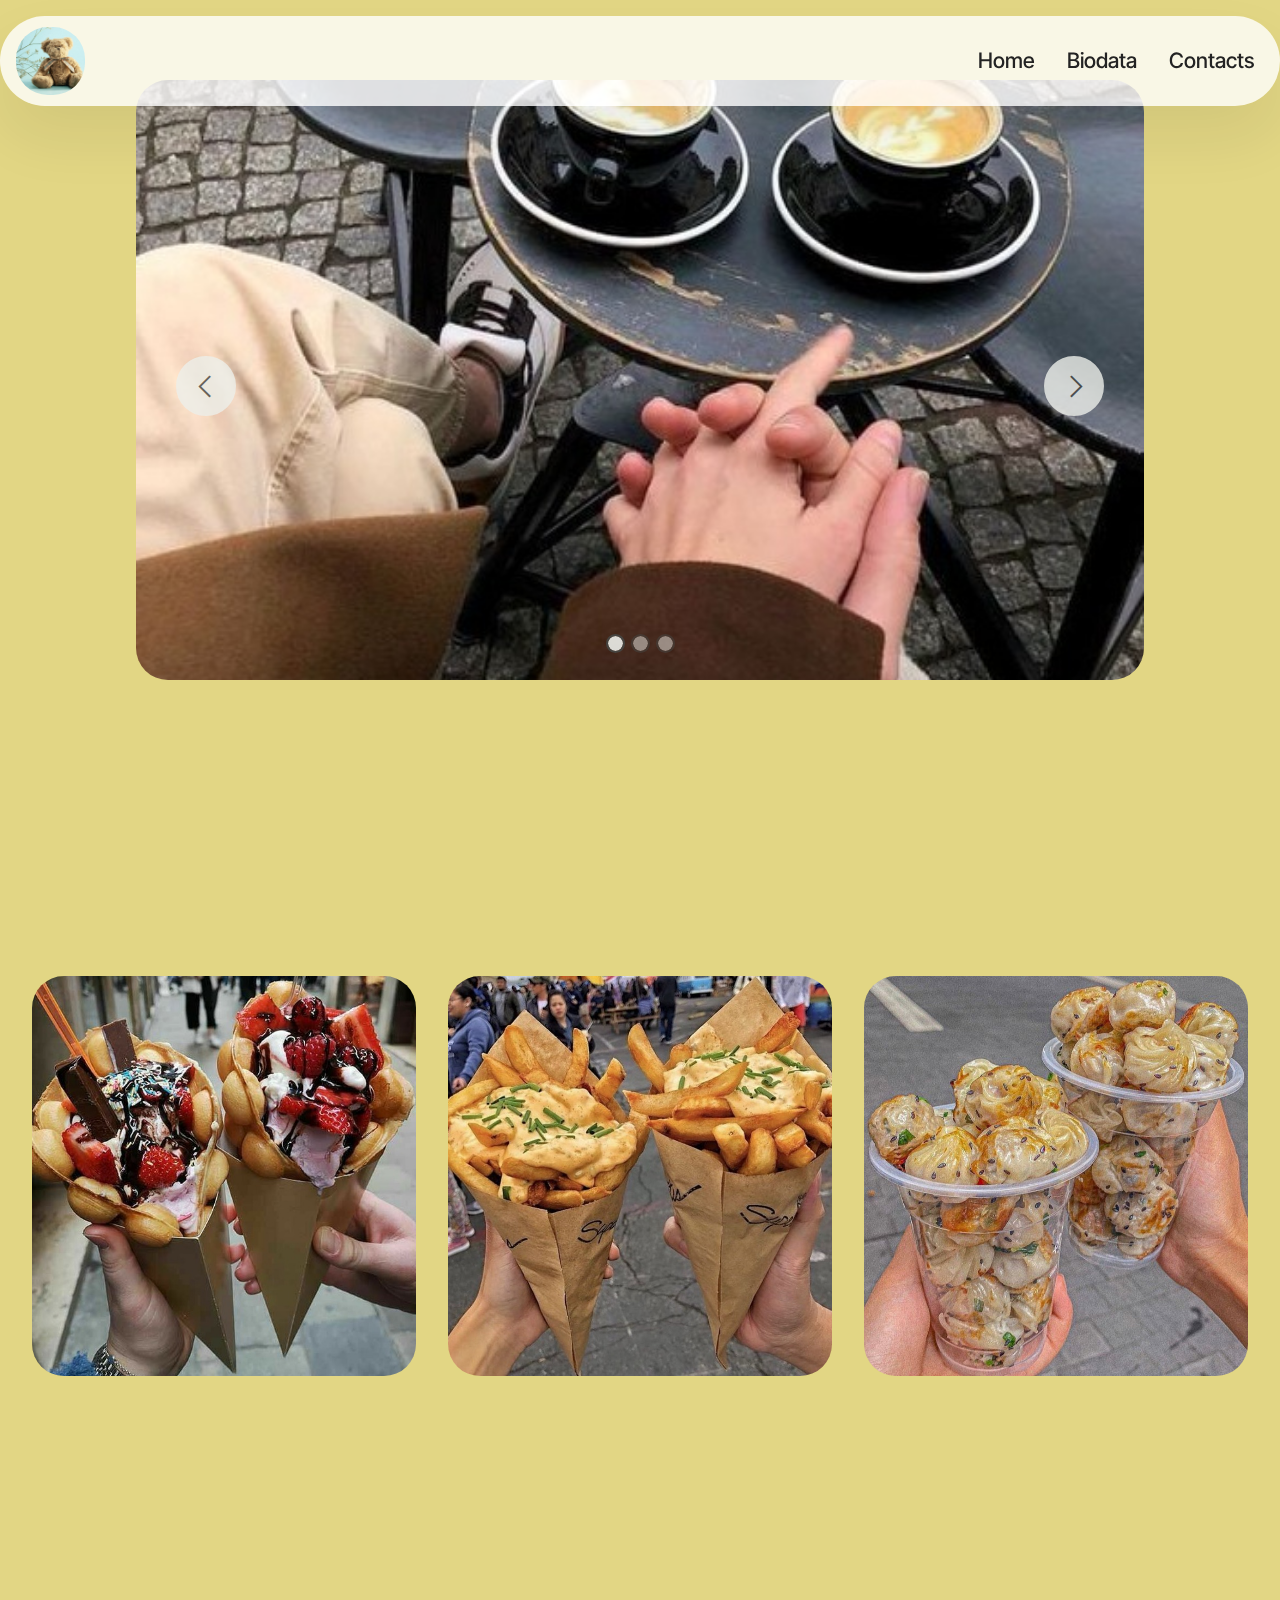
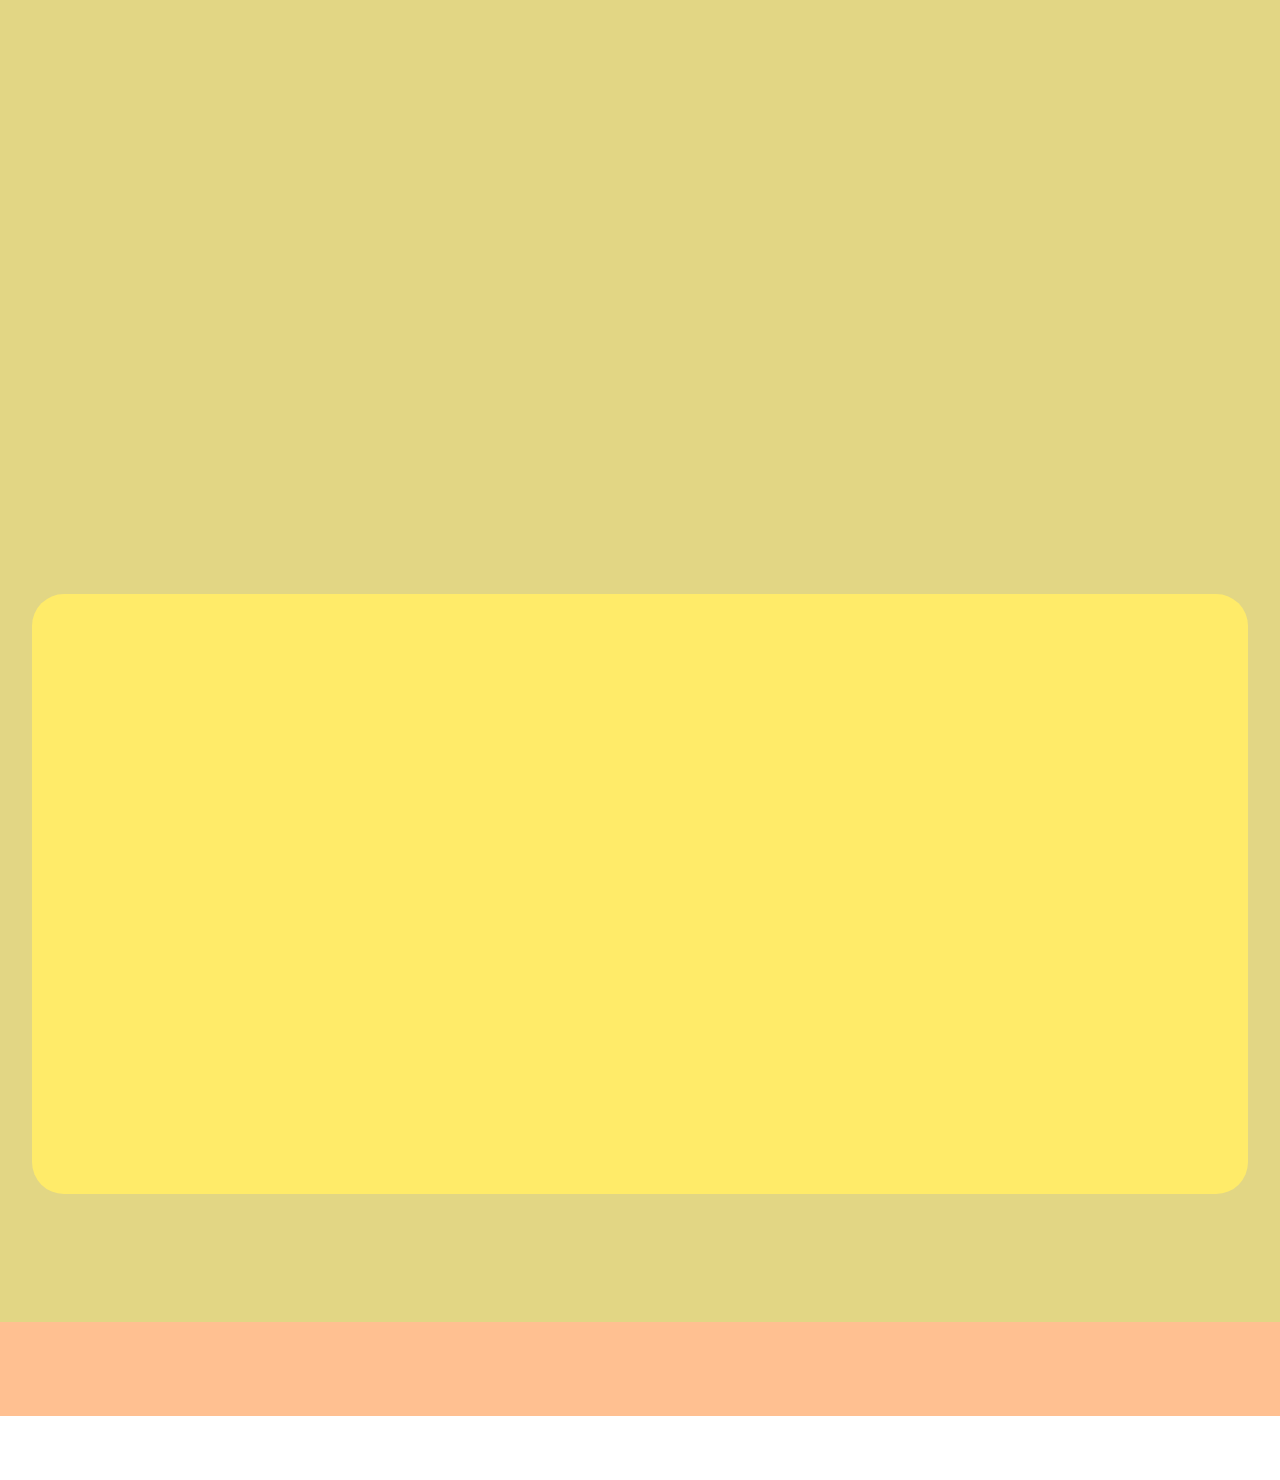
<file: page2.html>
<!DOCTYPE html>
<html  >
<head>
  <!-- Site made with Mobirise Website Builder v5.9.13, https://mobirise.com -->
  <meta charset="UTF-8">
  <meta http-equiv="X-UA-Compatible" content="IE=edge">
  <meta name="generator" content="Mobirise v5.9.13, mobirise.com">
  <meta name="viewport" content="width=device-width, initial-scale=1, minimum-scale=1">
  <link rel="shortcut icon" href="assets/images/shop3.jpg" type="image/x-icon">
  <meta name="description" content="">
  
  
  <title>Review</title>
  <link rel="stylesheet" href="assets/web/assets/mobirise-icons2/mobirise2.css">
  <link rel="stylesheet" href="assets/bootstrap/css/bootstrap.min.css">
  <link rel="stylesheet" href="assets/bootstrap/css/bootstrap-grid.min.css">
  <link rel="stylesheet" href="assets/bootstrap/css/bootstrap-reboot.min.css">
  <link rel="stylesheet" href="assets/animatecss/animate.css">
  <link rel="stylesheet" href="assets/dropdown/css/style.css">
  <link rel="stylesheet" href="assets/socicon/css/styles.css">
  <link rel="stylesheet" href="assets/theme/css/style.css">
  <link rel="preload" href="https://fonts.googleapis.com/css?family=Inter+Tight:100,200,300,400,500,600,700,800,900,100i,200i,300i,400i,500i,600i,700i,800i,900i&display=swap" as="style" onload="this.onload=null;this.rel='stylesheet'">
  <noscript><link rel="stylesheet" href="https://fonts.googleapis.com/css?family=Inter+Tight:100,200,300,400,500,600,700,800,900,100i,200i,300i,400i,500i,600i,700i,800i,900i&display=swap"></noscript>
  <link rel="preload" as="style" href="assets/mobirise/css/mbr-additional.css?v=bF7cfi"><link rel="stylesheet" href="assets/mobirise/css/mbr-additional.css?v=bF7cfi" type="text/css">

  
  
  
</head>
<body>
  
  <section data-bs-version="5.1" class="menu menu5 cid-u3kmXvCMjB" once="menu" id="menu05-3d">
	

	<nav class="navbar navbar-dropdown navbar-fixed-top navbar-expand-lg">
		<div class="container">
			<div class="navbar-brand">
				<span class="navbar-logo">
					<a href="https://mobiri.se">
						<img src="assets/images/shop3.jpg" alt="Mobirise Website Builder" style="height: 4.3rem;">
					</a>
				</span>
				
			</div>
			<button class="navbar-toggler" type="button" data-toggle="collapse" data-bs-toggle="collapse" data-target="#navbarSupportedContent" data-bs-target="#navbarSupportedContent" aria-controls="navbarNavAltMarkup" aria-expanded="false" aria-label="Toggle navigation">
				<div class="hamburger">
					<span></span>
					<span></span>
					<span></span>
					<span></span>
				</div>
			</button>
			<div class="collapse navbar-collapse" id="navbarSupportedContent">
				<ul class="navbar-nav nav-dropdown nav-right" data-app-modern-menu="true"><li class="nav-item">
						<a class="nav-link link text-black text-primary display-4" href="index.html">Home</a>
					</li>
					<li class="nav-item">
						<a class="nav-link link text-black text-primary display-4" href="Biodata.html" aria-expanded="false">Biodata</a>
					</li>
					<li class="nav-item">
						<a class="nav-link link text-black text-primary display-4" href="https://wa.me/081283099593">Contacts</a>
					</li></ul>
				
			</div>
		</div>
	</nav>
</section>

<section data-bs-version="5.1" class="slider05 cid-u3glRytZai" id="slider05-2s">
    

    <div class="container">
        <div class="row justify-content-center">
            <div class="col-12 col-md-10">
                <div class="carousel slide" id="u3ks4PLDPw" data-interval="5000" data-bs-interval="5000">
                    <ol class="carousel-indicators">
                        <li data-slide-to="0" data-bs-slide-to="0" class="active" data-target="#u3ks4PLDPw" data-bs-target="#u3ks4PLDPw"></li>
                        <li data-slide-to="1" data-bs-slide-to="1" data-target="#u3ks4PLDPw" data-bs-target="#u3ks4PLDPw"></li>
                        <li data-slide-to="2" data-bs-slide-to="2" data-target="#u3ks4PLDPw" data-bs-target="#u3ks4PLDPw"></li>
                    </ol>
                    <div class="carousel-inner">
                        <div class="carousel-item slider-image item active">
                            <div class="item-wrapper">
                                
                                <img class="d-block w-100" src="assets/images/whatsapp-image-2024-02-04-at-04.56.34-564x704.jpeg" alt="Mobirise Website Builder">
                            </div>
                        </div>
                        <div class="carousel-item slider-image item">
                            <div class="item-wrapper">
                                
                                <img class="d-block w-100" src="assets/images/whatsapp-image-2024-02-04-at-04.56.36-500x625.jpeg" alt="Mobirise Website Builder">
                            </div>
                        </div>
                        <div class="carousel-item slider-image item">
                            <div class="item-wrapper">
                                
                                <img class="d-block w-100" src="assets/images/whatsapp-image-2024-02-04-at-04.56.36-1-544x680.jpeg" alt="Mobirise Website Builder">
                            </div>
                        </div>
                    </div>
                    <a class="carousel-control carousel-control-prev" role="button" data-slide="prev" data-bs-slide="prev" href="#u3ks4PLDPw">
                        <span class="mobi-mbri mobi-mbri-arrow-prev" aria-hidden="true"></span>
                        <span class="sr-only visually-hidden">Previous</span>
                    </a>
                    <a class="carousel-control carousel-control-next" role="button" data-slide="next" data-bs-slide="next" href="#u3ks4PLDPw">
                        <span class="mobi-mbri mobi-mbri-arrow-next" aria-hidden="true"></span>
                        <span class="sr-only visually-hidden">Next</span>
                    </a>
                </div>
            </div>
        </div>
    </div>
</section>

<section data-bs-version="5.1" class="clients1 cid-u3glVoRsXq" id="clients01-2t">
  

  
  
  <div class="container-fluid">
    <div class="row justify-content-center mb-5">
      <div class="col-12 content-head">
        <h3 class="mbr-section-title mbr-fonts-style align-center mb-0 display-2"><strong>Review</strong></h3>
        
      </div>
    </div>
    <div class="row justify-content-center">
      <div class="col-sm-6 card col-lg-4">
        <div class="card-wrap card1">
          <div class="content-wrap">
            <div class="mbr-section-btn card-btn align-center"><a class="btn btn-white display-7" href="https://mobiri.se"><span class="mobi-mbri mobi-mbri-smile-face mbr-iconfont mbr-iconfont-btn"></span>The fruit is very great</a></div>
          </div>
        </div>
      </div>

      <div class="col-sm-6 card col-lg-4">
        <div class="card-wrap card2">
          <div class="content-wrap">
            <div class="mbr-section-btn card-btn align-center"><a class="btn btn-white display-7" href="https://mobiri.se"><span class="mobi-mbri mobi-mbri-hearth mbr-iconfont mbr-iconfont-btn"></span>The cheese tastes great</a></div>
          </div>
        </div>
      </div>

      <div class="col-sm-6 card col-lg-4">
        <div class="card-wrap card3">
          <div class="content-wrap">
            <div class="mbr-section-btn card-btn align-center"><a class="btn btn-white display-7" href="https://mobiri.se"><span class="mobi-mbri mobi-mbri-like mbr-iconfont mbr-iconfont-btn"></span>Very delicious !!!</a></div>
          </div>
        </div>
      </div>

      
    </div>
  </div>
</section>

<section data-bs-version="5.1" class="people02 cid-u3glWjhl44" id="people02-2u">
	

	
	
	<div class="container">
		<div class="row mb-5 justify-content-center">
			<div class="col-12 content-head">
				<h3 class="mbr-section-title mbr-fonts-style align-center mb-4 display-2">
					<strong>Testimoni</strong></h3>
				
			</div>
		</div>
		<div class="row">
				<div class="item features-without-image col-12 col-md-6 col-lg-4 mb-5">
					<div class="item-wrapper">
						<div class="card-box align-center">
							<div class="iconfont-wrapper mb-3">
								<span class="mbr-iconfont mobi-mbri-star mobi-mbri"></span>
								<span class="mbr-iconfont mobi-mbri-star mobi-mbri"></span>
								<span class="mbr-iconfont mobi-mbri-star mobi-mbri"></span>
								<span class="mbr-iconfont mobi-mbri-star mobi-mbri"></span>
								<span class="mbr-iconfont mobi-mbri-star mobi-mbri"></span>
							</div>
							<h5 class="card-title mbr-fonts-style mb-3 display-7">The place is comfoftable and cool, suitable for relaxing.
							</h5>
							<p class="card-text mbr-fonts-style mb-0 display-7">
								Jennifer J. Omalley
							</p>
						</div>
					</div>
				</div>
				<div class="item features-without-image col-12 col-md-6 col-lg-4 mb-5">
					<div class="item-wrapper">
						<div class="card-box align-center">
							<div class="iconfont-wrapper mb-3">
								<span class="mbr-iconfont mobi-mbri-star mobi-mbri"></span>
								<span class="mbr-iconfont mobi-mbri-star mobi-mbri"></span>
								<span class="mbr-iconfont mobi-mbri-star mobi-mbri"></span>
								<span class="mbr-iconfont mobi-mbri-star mobi-mbri"></span>
								<span class="mbr-iconfont mobi-mbri-star mobi-mbri"></span>
							</div>
							<h5 class="card-title mbr-fonts-style mb-3 display-7">Apart from being suitable for my taste buds, the food here also has a lot variety.
							</h5>
							<p class="card-text mbr-fonts-style mb-0 display-7">
								Christian T. Jackson
							</p>
						</div>
					</div>
				</div>
				<div class="item features-without-image col-12 col-md-6 col-lg-4 mb-5">
					<div class="item-wrapper">
						<div class="card-box align-center">
							<div class="iconfont-wrapper mb-3">
								<span class="mbr-iconfont mobi-mbri-star mobi-mbri"></span>
								<span class="mbr-iconfont mobi-mbri-star mobi-mbri"></span>
								<span class="mbr-iconfont mobi-mbri-star mobi-mbri"></span>
								<span class="mbr-iconfont mobi-mbri-star mobi-mbri"></span>
								<span class="mbr-iconfont mobi-mbri-star mobi-mbri"></span>
							</div>
							<h5 class="card-title mbr-fonts-style mb-3 display-7">The food is delicious, i like it, it will be my regular place.
							</h5>
							<p class="card-text mbr-fonts-style mb-0 display-7">
								Connie L. Raymond
							</p>
						</div>
					</div>
				</div>
			</div>
		<div class="row mt-0 mt-md-5">
			<div class="col-12 align-center">
				<div class="mbr-section-btn">
					<a class="btn btn-primary display-7" href="https://mobiri.se">Read More</a>
				</div>
			</div>
		</div>
	</div>
</section>

<section data-bs-version="5.1" class="start article05 cid-u3gmrvmUYk" id="article05-2v">
  

  
  

  <div class="container">
    <div class="row justify-content-center align-items-center">
      <div class="col-12">
        <div class="card-wrapper">
          <div class="row">
            <div class="col-12 col-md-12 col-lg-5 image-wrapper">
              <img class="w-100" src="assets/images/mbr-978x652.jpg" alt="Mobirise Website Builder">
            </div>
            <div class="col-12 col-lg col-md-12">
              <div class="text-wrapper align-left">
                <h1 class="mbr-section-title mbr-fonts-style mb-4 display-2"><strong>Will be present in other cities</strong></h1>
                <p class="mbr-text mbr-fonts-style mb-4 display-7">Mokumi will be present in another city, to accompany you to enjoy the food that we will provide.</p>
                <div class="mbr-section-btn mt-3"><a class="btn btn-lg btn-black display-7" href="https://mobiri.se">In full</a></div>
              </div>
            </div>
          </div>
        </div>
      </div>
    </div>
  </div>
</section>

<section data-bs-version="5.1" class="footer4 cid-u3kn14NpWq" once="footers" id="footer04-3e">

    

    

    <div class="container">
        <div class="media-container-row align-center mbr-white">
            <div class="col-12">
                <p class="mbr-text mb-0 mbr-fonts-style display-7">
                    © Copyright by Felicia Wijaya</p>
            </div>
        </div>
    </div>
</section><section class="display-7" style="padding: 0;align-items: center;justify-content: center;flex-wrap: wrap;    align-content: center;display: flex;position: relative;height: 4rem;"><a href="https://mobiri.se/3141909" style="flex: 1 1;height: 4rem;position: absolute;width: 100%;z-index: 1;"><img alt="" style="height: 4rem;" src="[data-uri]"></a><p style="margin: 0;text-align: center;" class="display-7">&#8204;</p><a style="z-index:1" href="https://mobirise.com/drag-drop-website-builder.html">Drag & Drop Website Builder</a></section><script src="assets/bootstrap/js/bootstrap.bundle.min.js"></script>  <script src="assets/smoothscroll/smooth-scroll.js"></script>  <script src="assets/ytplayer/index.js"></script>  <script src="assets/dropdown/js/navbar-dropdown.js"></script>  <script src="assets/theme/js/script.js"></script>  
  
  
  <input name="animation" type="hidden">
  </body>
</html>
</file>
<file: assets/dropdown/css/style.css>
.navbar-dropdown {
  left: 0;
  padding: 0;
  position: absolute;
  right: 0;
  top: 0;
  transition: all 0.45s ease;
  z-index: 1030;
  background: #282828; }
  .navbar-dropdown .navbar-logo {
    margin-right: 0.8rem;
    transition: margin 0.3s ease-in-out;
    vertical-align: middle; }
    .navbar-dropdown .navbar-logo img {
      height: 3.125rem;
      transition: all 0.3s ease-in-out; }
    .navbar-dropdown .navbar-logo.mbr-iconfont {
      font-size: 3.125rem;
      line-height: 3.125rem; }
  .navbar-dropdown .navbar-caption {
    font-weight: 700;
    white-space: normal;
    vertical-align: -4px;
    line-height: 3.125rem !important; }
    .navbar-dropdown .navbar-caption, .navbar-dropdown .navbar-caption:hover {
      color: inherit;
      text-decoration: none; }
  .navbar-dropdown .mbr-iconfont + .navbar-caption {
    vertical-align: -1px; }
  .navbar-dropdown.navbar-fixed-top {
    position: fixed; }
  .navbar-dropdown .navbar-brand span {
    vertical-align: -4px; }
  .navbar-dropdown.bg-color.transparent {
    background: none; }
  .navbar-dropdown.navbar-short .navbar-brand {
    padding: 0.625rem 0; }
    .navbar-dropdown.navbar-short .navbar-brand span {
      vertical-align: -1px; }
  .navbar-dropdown.navbar-short .navbar-caption {
    line-height: 2.375rem !important;
    vertical-align: -2px; }
  .navbar-dropdown.navbar-short .navbar-logo {
    margin-right: 0.5rem; }
    .navbar-dropdown.navbar-short .navbar-logo img {
      height: 2.375rem; }
    .navbar-dropdown.navbar-short .navbar-logo.mbr-iconfont {
      font-size: 2.375rem;
      line-height: 2.375rem; }
  .navbar-dropdown.navbar-short .mbr-table-cell {
    height: 3.625rem; }
  .navbar-dropdown .navbar-close {
    left: 0.6875rem;
    position: fixed;
    top: 0.75rem;
    z-index: 1000; }
  .navbar-dropdown .hamburger-icon {
    content: "";
    display: inline-block;
    vertical-align: middle;
    width: 16px;
    -webkit-box-shadow: 0 -6px 0 1px #282828,0 0 0 1px #282828,0 6px 0 1px #282828;
    -moz-box-shadow: 0 -6px 0 1px #282828,0 0 0 1px #282828,0 6px 0 1px #282828;
    box-shadow: 0 -6px 0 1px #282828,0 0 0 1px #282828,0 6px 0 1px #282828; }

.dropdown-menu .dropdown-toggle[data-toggle="dropdown-submenu"]::after {
  border-bottom: 0.35em solid transparent;
  border-left: 0.35em solid;
  border-right: 0;
  border-top: 0.35em solid transparent;
  margin-left: 0.3rem; }

.dropdown-menu .dropdown-item:focus {
  outline: 0; }

.nav-dropdown {
  font-size: 0.75rem;
  font-weight: 500;
  height: auto !important; }
  .nav-dropdown .nav-btn {
    padding-left: 1rem; }
  .nav-dropdown .link {
    margin: .667em 1.667em;
    font-weight: 500;
    padding: 0;
    transition: color .2s ease-in-out; }
    .nav-dropdown .link.dropdown-toggle {
      margin-right: 2.583em; }
      .nav-dropdown .link.dropdown-toggle::after {
        margin-left: .25rem;
        border-top: 0.35em solid;
        border-right: 0.35em solid transparent;
        border-left: 0.35em solid transparent;
        border-bottom: 0; }
      .nav-dropdown .link.dropdown-toggle[aria-expanded="true"] {
        margin: 0;
        padding: 0.667em 3.263em  0.667em 1.667em; }
  .nav-dropdown .link::after,
  .nav-dropdown .dropdown-item::after {
    color: inherit; }
  .nav-dropdown .btn {
    font-size: 0.75rem;
    font-weight: 700;
    letter-spacing: 0;
    margin-bottom: 0;
    padding-left: 1.25rem;
    padding-right: 1.25rem; }
  .nav-dropdown .dropdown-menu {
    border-radius: 0;
    border: 0;
    left: 0;
    margin: 0;
    padding-bottom: 1.25rem;
    padding-top: 1.25rem;
    position: relative; }
  .nav-dropdown .dropdown-submenu {
    margin-left: 0.125rem;
    top: 0; }
  .nav-dropdown .dropdown-item {
    font-weight: 500;
    line-height: 2;
    padding: 0.3846em 4.615em 0.3846em 1.5385em;
    position: relative;
    transition: color .2s ease-in-out, background-color .2s ease-in-out; }
    .nav-dropdown .dropdown-item::after {
      margin-top: -0.3077em;
      position: absolute;
      right: 1.1538em;
      top: 50%; }
    .nav-dropdown .dropdown-item:focus, .nav-dropdown .dropdown-item:hover {
      background: none; }

@media (max-width: 767px) {
  .nav-dropdown.navbar-toggleable-sm {
    bottom: 0;
    display: none;
    left: 0;
    overflow-x: hidden;
    position: fixed;
    top: 0;
    transform: translateX(-100%);
    -ms-transform: translateX(-100%);
    -webkit-transform: translateX(-100%);
    width: 18.75rem;
    z-index: 999; } }
.nav-dropdown.navbar-toggleable-xl {
  bottom: 0;
  display: none;
  left: 0;
  overflow-x: hidden;
  position: fixed;
  top: 0;
  transform: translateX(-100%);
  -ms-transform: translateX(-100%);
  -webkit-transform: translateX(-100%);
  width: 18.75rem;
  z-index: 999; }

.nav-dropdown-sm {
  display: block !important;
  overflow-x: hidden;
  overflow: auto;
  padding-top: 3.875rem; }
  .nav-dropdown-sm::after {
    content: "";
    display: block;
    height: 3rem;
    width: 100%; }
  .nav-dropdown-sm.collapse.in ~ .navbar-close {
    display: block !important; }
  .nav-dropdown-sm.collapsing, .nav-dropdown-sm.collapse.in {
    transform: translateX(0);
    -ms-transform: translateX(0);
    -webkit-transform: translateX(0);
    transition: all 0.25s ease-out;
    -webkit-transition: all 0.25s ease-out;
    background: #282828; }
  .nav-dropdown-sm.collapsing[aria-expanded="false"] {
    transform: translateX(-100%);
    -ms-transform: translateX(-100%);
    -webkit-transform: translateX(-100%); }
  .nav-dropdown-sm .nav-item {
    display: block;
    margin-left: 0 !important;
    padding-left: 0; }
  .nav-dropdown-sm .link,
  .nav-dropdown-sm .dropdown-item {
    border-top: 1px dotted rgba(255, 255, 255, 0.1);
    font-size: 0.8125rem;
    line-height: 1.6;
    margin: 0 !important;
    padding: 0.875rem 2.4rem 0.875rem 1.5625rem !important;
    position: relative;
    white-space: normal; }
    .nav-dropdown-sm .link:focus, .nav-dropdown-sm .link:hover,
    .nav-dropdown-sm .dropdown-item:focus,
    .nav-dropdown-sm .dropdown-item:hover {
      background: rgba(0, 0, 0, 0.2) !important;
      color: #c0a375; }
  .nav-dropdown-sm .nav-btn {
    position: relative;
    padding: 1.5625rem 1.5625rem 0 1.5625rem; }
    .nav-dropdown-sm .nav-btn::before {
      border-top: 1px dotted rgba(255, 255, 255, 0.1);
      content: "";
      left: 0;
      position: absolute;
      top: 0;
      width: 100%; }
    .nav-dropdown-sm .nav-btn + .nav-btn {
      padding-top: 0.625rem; }
      .nav-dropdown-sm .nav-btn + .nav-btn::before {
        display: none; }
  .nav-dropdown-sm .btn {
    padding: 0.625rem 0; }
  .nav-dropdown-sm .dropdown-toggle[data-toggle="dropdown-submenu"]::after {
    margin-left: .25rem;
    border-top: 0.35em solid;
    border-right: 0.35em solid transparent;
    border-left: 0.35em solid transparent;
    border-bottom: 0; }
  .nav-dropdown-sm .dropdown-toggle[data-toggle="dropdown-submenu"][aria-expanded="true"]::after {
    border-top: 0;
    border-right: 0.35em solid transparent;
    border-left: 0.35em solid transparent;
    border-bottom: 0.35em solid; }
  .nav-dropdown-sm .dropdown-menu {
    margin: 0;
    padding: 0;
    position: relative;
    top: 0;
    left: 0;
    width: 100%;
    border: 0;
    float: none;
    border-radius: 0;
    background: none; }
  .nav-dropdown-sm .dropdown-submenu {
    left: 100%;
    margin-left: 0.125rem;
    margin-top: -1.25rem;
    top: 0; }

.navbar-toggleable-sm .nav-dropdown .dropdown-menu {
  position: absolute; }

.navbar-toggleable-sm .nav-dropdown .dropdown-submenu {
  left: 100%;
  margin-left: 0.125rem;
  margin-top: -1.25rem;
  top: 0; }

.navbar-toggleable-sm.opened .nav-dropdown .dropdown-menu {
  position: relative; }

.navbar-toggleable-sm.opened .nav-dropdown .dropdown-submenu {
  left: 0;
  margin-left: 00rem;
  margin-top: 0rem;
  top: 0; }

.is-builder .nav-dropdown.collapsing {
  transition: none !important; }
</file>
<file: assets/socicon/css/styles.css>
@charset "UTF-8";

@font-face {
  font-family: 'Socicon';
  src:  url('../fonts/socicon.eot');
  src:  url('../fonts/socicon.eot?#iefix') format('embedded-opentype'),
    url('../fonts/socicon.woff2') format('woff2'),
    url('../fonts/socicon.ttf') format('truetype'),
    url('../fonts/socicon.woff') format('woff'),
    url('../fonts/socicon.svg#socicon') format('svg');
  font-weight: normal;
  font-style: normal;
  font-display: swap;
}

[data-icon]:before {
  font-family: "socicon" !important;
  content: attr(data-icon);
  font-style: normal !important;
  font-weight: normal !important;
  font-variant: normal !important;
  text-transform: none !important;
  speak: none;
  line-height: 1;
  -webkit-font-smoothing: antialiased;
  -moz-osx-font-smoothing: grayscale;
}

[class^="socicon-"], [class*=" socicon-"] {
  /* use !important to prevent issues with browser extensions that change fonts */
  font-family: 'Socicon' !important;
  speak: none;
  font-style: normal;
  font-weight: normal;
  font-variant: normal;
  text-transform: none;
  line-height: 1;

  /* Better Font Rendering =========== */
  -webkit-font-smoothing: antialiased;
  -moz-osx-font-smoothing: grayscale;
}

.socicon-eitaa:before {
  content: "\e97c";
}
.socicon-soroush:before {
  content: "\e97d";
}
.socicon-bale:before {
  content: "\e97e";
}
.socicon-zazzle:before {
  content: "\e97b";
}
.socicon-society6:before {
  content: "\e97a";
}
.socicon-redbubble:before {
  content: "\e979";
}
.socicon-avvo:before {
  content: "\e978";
}
.socicon-stitcher:before {
  content: "\e977";
}
.socicon-googlehangouts:before {
  content: "\e974";
}
.socicon-dlive:before {
  content: "\e975";
}
.socicon-vsco:before {
  content: "\e976";
}
.socicon-flipboard:before {
  content: "\e973";
}
.socicon-ubuntu:before {
  content: "\e958";
}
.socicon-artstation:before {
  content: "\e959";
}
.socicon-invision:before {
  content: "\e95a";
}
.socicon-torial:before {
  content: "\e95b";
}
.socicon-collectorz:before {
  content: "\e95c";
}
.socicon-seenthis:before {
  content: "\e95d";
}
.socicon-googleplaymusic:before {
  content: "\e95e";
}
.socicon-debian:before {
  content: "\e95f";
}
.socicon-filmfreeway:before {
  content: "\e960";
}
.socicon-gnome:before {
  content: "\e961";
}
.socicon-itchio:before {
  content: "\e962";
}
.socicon-jamendo:before {
  content: "\e963";
}
.socicon-mix:before {
  content: "\e964";
}
.socicon-sharepoint:before {
  content: "\e965";
}
.socicon-tinder:before {
  content: "\e966";
}
.socicon-windguru:before {
  content: "\e967";
}
.socicon-cdbaby:before {
  content: "\e968";
}
.socicon-elementaryos:before {
  content: "\e969";
}
.socicon-stage32:before {
  content: "\e96a";
}
.socicon-tiktok:before {
  content: "\e96b";
}
.socicon-gitter:before {
  content: "\e96c";
}
.socicon-letterboxd:before {
  content: "\e96d";
}
.socicon-threema:before {
  content: "\e96e";
}
.socicon-splice:before {
  content: "\e96f";
}
.socicon-metapop:before {
  content: "\e970";
}
.socicon-naver:before {
  content: "\e971";
}
.socicon-remote:before {
  content: "\e972";
}
.socicon-internet:before {
  content: "\e957";
}
.socicon-moddb:before {
  content: "\e94b";
}
.socicon-indiedb:before {
  content: "\e94c";
}
.socicon-traxsource:before {
  content: "\e94d";
}
.socicon-gamefor:before {
  content: "\e94e";
}
.socicon-pixiv:before {
  content: "\e94f";
}
.socicon-myanimelist:before {
  content: "\e950";
}
.socicon-blackberry:before {
  content: "\e951";
}
.socicon-wickr:before {
  content: "\e952";
}
.socicon-spip:before {
  content: "\e953";
}
.socicon-napster:before {
  content: "\e954";
}
.socicon-beatport:before {
  content: "\e955";
}
.socicon-hackerone:before {
  content: "\e956";
}
.socicon-hackernews:before {
  content: "\e946";
}
.socicon-smashwords:before {
  content: "\e947";
}
.socicon-kobo:before {
  content: "\e948";
}
.socicon-bookbub:before {
  content: "\e949";
}
.socicon-mailru:before {
  content: "\e94a";
}
.socicon-gitlab:before {
  content: "\e945";
}
.socicon-instructables:before {
  content: "\e944";
}
.socicon-portfolio:before {
  content: "\e943";
}
.socicon-codered:before {
  content: "\e940";
}
.socicon-origin:before {
  content: "\e941";
}
.socicon-nextdoor:before {
  content: "\e942";
}
.socicon-udemy:before {
  content: "\e93f";
}
.socicon-livemaster:before {
  content: "\e93e";
}
.socicon-crunchbase:before {
  content: "\e93b";
}
.socicon-homefy:before {
  content: "\e93c";
}
.socicon-calendly:before {
  content: "\e93d";
}
.socicon-realtor:before {
  content: "\e90f";
}
.socicon-tidal:before {
  content: "\e910";
}
.socicon-qobuz:before {
  content: "\e911";
}
.socicon-natgeo:before {
  content: "\e912";
}
.socicon-mastodon:before {
  content: "\e913";
}
.socicon-unsplash:before {
  content: "\e914";
}
.socicon-homeadvisor:before {
  content: "\e915";
}
.socicon-angieslist:before {
  content: "\e916";
}
.socicon-codepen:before {
  content: "\e917";
}
.socicon-slack:before {
  content: "\e918";
}
.socicon-openaigym:before {
  content: "\e919";
}
.socicon-logmein:before {
  content: "\e91a";
}
.socicon-fiverr:before {
  content: "\e91b";
}
.socicon-gotomeeting:before {
  content: "\e91c";
}
.socicon-aliexpress:before {
  content: "\e91d";
}
.socicon-guru:before {
  content: "\e91e";
}
.socicon-appstore:before {
  content: "\e91f";
}
.socicon-homes:before {
  content: "\e920";
}
.socicon-zoom:before {
  content: "\e921";
}
.socicon-alibaba:before {
  content: "\e922";
}
.socicon-craigslist:before {
  content: "\e923";
}
.socicon-wix:before {
  content: "\e924";
}
.socicon-redfin:before {
  content: "\e925";
}
.socicon-googlecalendar:before {
  content: "\e926";
}
.socicon-shopify:before {
  content: "\e927";
}
.socicon-freelancer:before {
  content: "\e928";
}
.socicon-seedrs:before {
  content: "\e929";
}
.socicon-bing:before {
  content: "\e92a";
}
.socicon-doodle:before {
  content: "\e92b";
}
.socicon-bonanza:before {
  content: "\e92c";
}
.socicon-squarespace:before {
  content: "\e92d";
}
.socicon-toptal:before {
  content: "\e92e";
}
.socicon-gust:before {
  content: "\e92f";
}
.socicon-ask:before {
  content: "\e930";
}
.socicon-trulia:before {
  content: "\e931";
}
.socicon-loomly:before {
  content: "\e932";
}
.socicon-ghost:before {
  content: "\e933";
}
.socicon-upwork:before {
  content: "\e934";
}
.socicon-fundable:before {
  content: "\e935";
}
.socicon-booking:before {
  content: "\e936";
}
.socicon-googlemaps:before {
  content: "\e937";
}
.socicon-zillow:before {
  content: "\e938";
}
.socicon-niconico:before {
  content: "\e939";
}
.socicon-toneden:before {
  content: "\e93a";
}
.socicon-augment:before {
  content: "\e908";
}
.socicon-bitbucket:before {
  content: "\e909";
}
.socicon-fyuse:before {
  content: "\e90a";
}
.socicon-yt-gaming:before {
  content: "\e90b";
}
.socicon-sketchfab:before {
  content: "\e90c";
}
.socicon-mobcrush:before {
  content: "\e90d";
}
.socicon-microsoft:before {
  content: "\e90e";
}
.socicon-pandora:before {
  content: "\e907";
}
.socicon-messenger:before {
  content: "\e906";
}
.socicon-gamewisp:before {
  content: "\e905";
}
.socicon-bloglovin:before {
  content: "\e904";
}
.socicon-tunein:before {
  content: "\e903";
}
.socicon-gamejolt:before {
  content: "\e901";
}
.socicon-trello:before {
  content: "\e902";
}
.socicon-spreadshirt:before {
  content: "\e900";
}
.socicon-500px:before {
  content: "\e000";
}
.socicon-8tracks:before {
  content: "\e001";
}
.socicon-airbnb:before {
  content: "\e002";
}
.socicon-alliance:before {
  content: "\e003";
}
.socicon-amazon:before {
  content: "\e004";
}
.socicon-amplement:before {
  content: "\e005";
}
.socicon-android:before {
  content: "\e006";
}
.socicon-angellist:before {
  content: "\e007";
}
.socicon-apple:before {
  content: "\e008";
}
.socicon-appnet:before {
  content: "\e009";
}
.socicon-baidu:before {
  content: "\e00a";
}
.socicon-bandcamp:before {
  content: "\e00b";
}
.socicon-battlenet:before {
  content: "\e00c";
}
.socicon-mixer:before {
  content: "\e00d";
}
.socicon-bebee:before {
  content: "\e00e";
}
.socicon-bebo:before {
  content: "\e00f";
}
.socicon-behance:before {
  content: "\e010";
}
.socicon-blizzard:before {
  content: "\e011";
}
.socicon-blogger:before {
  content: "\e012";
}
.socicon-buffer:before {
  content: "\e013";
}
.socicon-chrome:before {
  content: "\e014";
}
.socicon-coderwall:before {
  content: "\e015";
}
.socicon-curse:before {
  content: "\e016";
}
.socicon-dailymotion:before {
  content: "\e017";
}
.socicon-deezer:before {
  content: "\e018";
}
.socicon-delicious:before {
  content: "\e019";
}
.socicon-deviantart:before {
  content: "\e01a";
}
.socicon-diablo:before {
  content: "\e01b";
}
.socicon-digg:before {
  content: "\e01c";
}
.socicon-discord:before {
  content: "\e01d";
}
.socicon-disqus:before {
  content: "\e01e";
}
.socicon-douban:before {
  content: "\e01f";
}
.socicon-draugiem:before {
  content: "\e020";
}
.socicon-dribbble:before {
  content: "\e021";
}
.socicon-drupal:before {
  content: "\e022";
}
.socicon-ebay:before {
  content: "\e023";
}
.socicon-ello:before {
  content: "\e024";
}
.socicon-endomodo:before {
  content: "\e025";
}
.socicon-envato:before {
  content: "\e026";
}
.socicon-etsy:before {
  content: "\e027";
}
.socicon-facebook:before {
  content: "\e028";
}
.socicon-feedburner:before {
  content: "\e029";
}
.socicon-filmweb:before {
  content: "\e02a";
}
.socicon-firefox:before {
  content: "\e02b";
}
.socicon-flattr:before {
  content: "\e02c";
}
.socicon-flickr:before {
  content: "\e02d";
}
.socicon-formulr:before {
  content: "\e02e";
}
.socicon-forrst:before {
  content: "\e02f";
}
.socicon-foursquare:before {
  content: "\e030";
}
.socicon-friendfeed:before {
  content: "\e031";
}
.socicon-github:before {
  content: "\e032";
}
.socicon-goodreads:before {
  content: "\e033";
}
.socicon-google:before {
  content: "\e034";
}
.socicon-googlescholar:before {
  content: "\e035";
}
.socicon-googlegroups:before {
  content: "\e036";
}
.socicon-googlephotos:before {
  content: "\e037";
}
.socicon-googleplus:before {
  content: "\e038";
}
.socicon-grooveshark:before {
  content: "\e039";
}
.socicon-hackerrank:before {
  content: "\e03a";
}
.socicon-hearthstone:before {
  content: "\e03b";
}
.socicon-hellocoton:before {
  content: "\e03c";
}
.socicon-heroes:before {
  content: "\e03d";
}
.socicon-smashcast:before {
  content: "\e03e";
}
.socicon-horde:before {
  content: "\e03f";
}
.socicon-houzz:before {
  content: "\e040";
}
.socicon-icq:before {
  content: "\e041";
}
.socicon-identica:before {
  content: "\e042";
}
.socicon-imdb:before {
  content: "\e043";
}
.socicon-instagram:before {
  content: "\e044";
}
.socicon-issuu:before {
  content: "\e045";
}
.socicon-istock:before {
  content: "\e046";
}
.socicon-itunes:before {
  content: "\e047";
}
.socicon-keybase:before {
  content: "\e048";
}
.socicon-lanyrd:before {
  content: "\e049";
}
.socicon-lastfm:before {
  content: "\e04a";
}
.socicon-line:before {
  content: "\e04b";
}
.socicon-linkedin:before {
  content: "\e04c";
}
.socicon-livejournal:before {
  content: "\e04d";
}
.socicon-lyft:before {
  content: "\e04e";
}
.socicon-macos:before {
  content: "\e04f";
}
.socicon-mail:before {
  content: "\e050";
}
.socicon-medium:before {
  content: "\e051";
}
.socicon-meetup:before {
  content: "\e052";
}
.socicon-mixcloud:before {
  content: "\e053";
}
.socicon-modelmayhem:before {
  content: "\e054";
}
.socicon-mumble:before {
  content: "\e055";
}
.socicon-myspace:before {
  content: "\e056";
}
.socicon-newsvine:before {
  content: "\e057";
}
.socicon-nintendo:before {
  content: "\e058";
}
.socicon-npm:before {
  content: "\e059";
}
.socicon-odnoklassniki:before {
  content: "\e05a";
}
.socicon-openid:before {
  content: "\e05b";
}
.socicon-opera:before {
  content: "\e05c";
}
.socicon-outlook:before {
  content: "\e05d";
}
.socicon-overwatch:before {
  content: "\e05e";
}
.socicon-patreon:before {
  content: "\e05f";
}
.socicon-paypal:before {
  content: "\e060";
}
.socicon-periscope:before {
  content: "\e061";
}
.socicon-persona:before {
  content: "\e062";
}
.socicon-pinterest:before {
  content: "\e063";
}
.socicon-play:before {
  content: "\e064";
}
.socicon-player:before {
  content: "\e065";
}
.socicon-playstation:before {
  content: "\e066";
}
.socicon-pocket:before {
  content: "\e067";
}
.socicon-qq:before {
  content: "\e068";
}
.socicon-quora:before {
  content: "\e069";
}
.socicon-raidcall:before {
  content: "\e06a";
}
.socicon-ravelry:before {
  content: "\e06b";
}
.socicon-reddit:before {
  content: "\e06c";
}
.socicon-renren:before {
  content: "\e06d";
}
.socicon-researchgate:before {
  content: "\e06e";
}
.socicon-residentadvisor:before {
  content: "\e06f";
}
.socicon-reverbnation:before {
  content: "\e070";
}
.socicon-rss:before {
  content: "\e071";
}
.socicon-sharethis:before {
  content: "\e072";
}
.socicon-skype:before {
  content: "\e073";
}
.socicon-slideshare:before {
  content: "\e074";
}
.socicon-smugmug:before {
  content: "\e075";
}
.socicon-snapchat:before {
  content: "\e076";
}
.socicon-songkick:before {
  content: "\e077";
}
.socicon-soundcloud:before {
  content: "\e078";
}
.socicon-spotify:before {
  content: "\e079";
}
.socicon-stackexchange:before {
  content: "\e07a";
}
.socicon-stackoverflow:before {
  content: "\e07b";
}
.socicon-starcraft:before {
  content: "\e07c";
}
.socicon-stayfriends:before {
  content: "\e07d";
}
.socicon-steam:before {
  content: "\e07e";
}
.socicon-storehouse:before {
  content: "\e07f";
}
.socicon-strava:before {
  content: "\e080";
}
.socicon-streamjar:before {
  content: "\e081";
}
.socicon-stumbleupon:before {
  content: "\e082";
}
.socicon-swarm:before {
  content: "\e083";
}
.socicon-teamspeak:before {
  content: "\e084";
}
.socicon-teamviewer:before {
  content: "\e085";
}
.socicon-technorati:before {
  content: "\e086";
}
.socicon-telegram:before {
  content: "\e087";
}
.socicon-tripadvisor:before {
  content: "\e088";
}
.socicon-tripit:before {
  content: "\e089";
}
.socicon-triplej:before {
  content: "\e08a";
}
.socicon-tumblr:before {
  content: "\e08b";
}
.socicon-twitch:before {
  content: "\e08c";
}
.socicon-twitter:before {
  content: "\e08d";
}
.socicon-uber:before {
  content: "\e08e";
}
.socicon-ventrilo:before {
  content: "\e08f";
}
.socicon-viadeo:before {
  content: "\e090";
}
.socicon-viber:before {
  content: "\e091";
}
.socicon-viewbug:before {
  content: "\e092";
}
.socicon-vimeo:before {
  content: "\e093";
}
.socicon-vine:before {
  content: "\e094";
}
.socicon-vkontakte:before {
  content: "\e095";
}
.socicon-warcraft:before {
  content: "\e096";
}
.socicon-wechat:before {
  content: "\e097";
}
.socicon-weibo:before {
  content: "\e098";
}
.socicon-whatsapp:before {
  content: "\e099";
}
.socicon-wikipedia:before {
  content: "\e09a";
}
.socicon-windows:before {
  content: "\e09b";
}
.socicon-wordpress:before {
  content: "\e09c";
}
.socicon-wykop:before {
  content: "\e09d";
}
.socicon-xbox:before {
  content: "\e09e";
}
.socicon-xing:before {
  content: "\e09f";
}
.socicon-yahoo:before {
  content: "\e0a0";
}
.socicon-yammer:before {
  content: "\e0a1";
}
.socicon-yandex:before {
  content: "\e0a2";
}
.socicon-yelp:before {
  content: "\e0a3";
}
.socicon-younow:before {
  content: "\e0a4";
}
.socicon-youtube:before {
  content: "\e0a5";
}
.socicon-zapier:before {
  content: "\e0a6";
}
.socicon-zerply:before {
  content: "\e0a7";
}
.socicon-zomato:before {
  content: "\e0a8";
}
.socicon-zynga:before {
  content: "\e0a9";
}
</file>
<file: assets/theme/css/style.css>
@charset "UTF-8";
section {
  background-color: #ffffff;
}

body {
  font-style: normal;
  line-height: 1.5;
  font-weight: 400;
  color: #232323;
  position: relative;
}

button {
  background-color: transparent;
  border-color: transparent;
}

.embla__button,
.carousel-control {
  background-color: #edefea !important;
  opacity: 0.8 !important;
  color: #464845 !important;
  border-color: #edefea !important;
}

.carousel .close,
.modalWindow .close {
  background-color: #edefea !important;
  color: #464845 !important;
  border-color: #edefea !important;
  opacity: 0.8 !important;
}

.carousel .close:hover,
.modalWindow .close:hover {
  opacity: 1 !important;
}

.carousel-indicators li {
  background-color: #edefea !important;
  border: 2px solid #464845 !important;
}

.carousel-indicators li:hover,
.carousel-indicators li:active {
  opacity: 0.8 !important;
}

.embla__button:hover,
.carousel-control:hover {
  background-color: #edefea !important;
  opacity: 1 !important;
}

.modalWindow-video-container {
  height: 80%;
}

section,
.container,
.container-fluid {
  position: relative;
  word-wrap: break-word;
}

a.mbr-iconfont:hover {
  text-decoration: none;
}

.article .lead p,
.article .lead ul,
.article .lead ol,
.article .lead pre,
.article .lead blockquote {
  margin-bottom: 0;
}

a {
  font-style: normal;
  font-weight: 400;
  cursor: pointer;
}
a, a:hover {
  text-decoration: none;
}

.mbr-section-title {
  font-style: normal;
  line-height: 1.3;
}

.mbr-section-subtitle {
  line-height: 1.3;
}

.mbr-text {
  font-style: normal;
  line-height: 1.7;
}

h1,
h2,
h3,
h4,
h5,
h6,
.display-1,
.display-2,
.display-4,
.display-5,
.display-7,
span,
p,
a {
  line-height: 1;
  word-break: break-word;
  word-wrap: break-word;
  font-weight: 400;
}

b,
strong {
  font-weight: bold;
}

input:-webkit-autofill, input:-webkit-autofill:hover, input:-webkit-autofill:focus, input:-webkit-autofill:active {
  transition-delay: 9999s;
  -webkit-transition-property: background-color, color;
  transition-property: background-color, color;
}

textarea[type=hidden] {
  display: none;
}

section {
  background-position: 50% 50%;
  background-repeat: no-repeat;
  background-size: cover;
}
section .mbr-background-video,
section .mbr-background-video-preview {
  position: absolute;
  bottom: 0;
  left: 0;
  right: 0;
  top: 0;
}

.hidden {
  visibility: hidden;
}

.mbr-z-index20 {
  z-index: 20;
}

/*! Base colors */
.mbr-white {
  color: #ffffff;
}

.mbr-black {
  color: #111111;
}

.mbr-bg-white {
  background-color: #ffffff;
}

.mbr-bg-black {
  background-color: #000000;
}

/*! Text-aligns */
.align-left {
  text-align: left;
}

.align-center {
  text-align: center;
}

.align-right {
  text-align: right;
}

/*! Font-weight  */
.mbr-light {
  font-weight: 300;
}

.mbr-regular {
  font-weight: 400;
}

.mbr-semibold {
  font-weight: 500;
}

.mbr-bold {
  font-weight: 700;
}

/*! Media  */
.media-content {
  flex-basis: 100%;
}

.media-container-row {
  display: flex;
  flex-direction: row;
  flex-wrap: wrap;
  justify-content: center;
  align-content: center;
  align-items: start;
}
.media-container-row .media-size-item {
  width: 400px;
}

.media-container-column {
  display: flex;
  flex-direction: column;
  flex-wrap: wrap;
  justify-content: center;
  align-content: center;
  align-items: stretch;
}
.media-container-column > * {
  width: 100%;
}

@media (min-width: 992px) {
  .media-container-row {
    flex-wrap: nowrap;
  }
}
figure {
  margin-bottom: 0;
  overflow: hidden;
}

figure[mbr-media-size] {
  transition: width 0.1s;
}

img,
iframe {
  display: block;
  width: 100%;
}

.card {
  background-color: transparent;
  border: none;
}

.card-box {
  width: 100%;
}

.card-img {
  text-align: center;
  flex-shrink: 0;
  -webkit-flex-shrink: 0;
}

.media {
  max-width: 100%;
  margin: 0 auto;
}

.mbr-figure {
  align-self: center;
}

.media-container > div {
  max-width: 100%;
}

.mbr-figure img,
.card-img img {
  width: 100%;
}

@media (max-width: 991px) {
  .media-size-item {
    width: auto !important;
  }
  .media {
    width: auto;
  }
  .mbr-figure {
    width: 100% !important;
  }
}
/*! Buttons */
.mbr-section-btn {
  margin-left: -0.6rem;
  margin-right: -0.6rem;
  font-size: 0;
}

.btn {
  font-weight: 600;
  border-width: 1px;
  font-style: normal;
  margin: 0.6rem 0.6rem;
  white-space: normal;
  transition: all 0.2s ease-in-out;
  display: inline-flex;
  align-items: center;
  justify-content: center;
  word-break: break-word;
}

.btn-sm {
  font-weight: 600;
  letter-spacing: 0px;
  transition: all 0.3s ease-in-out;
}

.btn-md {
  font-weight: 600;
  letter-spacing: 0px;
  transition: all 0.3s ease-in-out;
}

.btn-lg {
  font-weight: 600;
  letter-spacing: 0px;
  transition: all 0.3s ease-in-out;
}

.btn-form {
  margin: 0;
}
.btn-form:hover {
  cursor: pointer;
}

nav .mbr-section-btn {
  margin-left: 0rem;
  margin-right: 0rem;
}

/*! Btn icon margin */
.btn .mbr-iconfont,
.btn.btn-sm .mbr-iconfont {
  order: 1;
  cursor: pointer;
  margin-left: 0.5rem;
  vertical-align: sub;
}

.btn.btn-md .mbr-iconfont,
.btn.btn-md .mbr-iconfont {
  margin-left: 0.8rem;
}

.mbr-regular {
  font-weight: 400;
}

.mbr-semibold {
  font-weight: 500;
}

.mbr-bold {
  font-weight: 700;
}

[type=submit] {
  -webkit-appearance: none;
}

/*! Full-screen */
.mbr-fullscreen .mbr-overlay {
  min-height: 100vh;
}

.mbr-fullscreen {
  display: flex;
  display: -moz-flex;
  display: -ms-flex;
  display: -o-flex;
  align-items: center;
  min-height: 100vh;
  padding-top: 3rem;
  padding-bottom: 3rem;
}

/*! Map */
.map {
  height: 25rem;
  position: relative;
}
.map iframe {
  width: 100%;
  height: 100%;
}

/*! Scroll to top arrow */
.mbr-arrow-up {
  bottom: 25px;
  right: 90px;
  position: fixed;
  text-align: right;
  z-index: 5000;
  color: #ffffff;
  font-size: 22px;
}

.mbr-arrow-up a {
  background: rgba(0, 0, 0, 0.2);
  border-radius: 50%;
  color: #fff;
  display: inline-block;
  height: 60px;
  width: 60px;
  border: 2px solid #fff;
  outline-style: none !important;
  position: relative;
  text-decoration: none;
  transition: all 0.3s ease-in-out;
  cursor: pointer;
  text-align: center;
}
.mbr-arrow-up a:hover {
  background-color: rgba(0, 0, 0, 0.4);
}
.mbr-arrow-up a i {
  line-height: 60px;
}

.mbr-arrow-up-icon {
  display: block;
  color: #fff;
}

.mbr-arrow-up-icon::before {
  content: "›";
  display: inline-block;
  font-family: serif;
  font-size: 22px;
  line-height: 1;
  font-style: normal;
  position: relative;
  top: 6px;
  left: -4px;
  transform: rotate(-90deg);
}

/*! Arrow Down */
.mbr-arrow {
  position: absolute;
  bottom: 45px;
  left: 50%;
  width: 60px;
  height: 60px;
  cursor: pointer;
  background-color: rgba(80, 80, 80, 0.5);
  border-radius: 50%;
  transform: translateX(-50%);
}
@media (max-width: 767px) {
  .mbr-arrow {
    display: none;
  }
}
.mbr-arrow > a {
  display: inline-block;
  text-decoration: none;
  outline-style: none;
  animation: arrowdown 1.7s ease-in-out infinite;
  color: #ffffff;
}
.mbr-arrow > a > i {
  position: absolute;
  top: -2px;
  left: 15px;
  font-size: 2rem;
}

#scrollToTop a i::before {
  content: "";
  position: absolute;
  display: block;
  border-bottom: 2.5px solid #fff;
  border-left: 2.5px solid #fff;
  width: 27.8%;
  height: 27.8%;
  left: 50%;
  top: 51%;
  transform: translateY(-30%) translateX(-50%) rotate(135deg);
}

@keyframes arrowdown {
  0% {
    transform: translateY(0px);
  }
  50% {
    transform: translateY(-5px);
  }
  100% {
    transform: translateY(0px);
  }
}
@media (max-width: 500px) {
  .mbr-arrow-up {
    left: 0;
    right: 0;
    text-align: center;
  }
}
/*Gradients animation*/
@keyframes gradient-animation {
  from {
    background-position: 0% 100%;
    animation-timing-function: ease-in-out;
  }
  to {
    background-position: 100% 0%;
    animation-timing-function: ease-in-out;
  }
}
.bg-gradient {
  background-size: 200% 200%;
  animation: gradient-animation 5s infinite alternate;
  -webkit-animation: gradient-animation 5s infinite alternate;
}

.menu .navbar-brand {
  display: -webkit-flex;
}
.menu .navbar-brand span {
  display: flex;
  display: -webkit-flex;
}
.menu .navbar-brand .navbar-caption-wrap {
  display: -webkit-flex;
}
.menu .navbar-brand .navbar-logo img {
  display: -webkit-flex;
  width: auto;
}
@media (min-width: 768px) and (max-width: 991px) {
  .menu .navbar-toggleable-sm .navbar-nav {
    display: -ms-flexbox;
  }
}
@media (max-width: 991px) {
  .menu .navbar-collapse {
    max-height: 93.5vh;
  }
  .menu .navbar-collapse.show {
    overflow: auto;
  }
}
@media (min-width: 992px) {
  .menu .navbar-nav.nav-dropdown {
    display: -webkit-flex;
  }
  .menu .navbar-toggleable-sm .navbar-collapse {
    display: -webkit-flex !important;
  }
  .menu .collapsed .navbar-collapse {
    max-height: 93.5vh;
  }
  .menu .collapsed .navbar-collapse.show {
    overflow: auto;
  }
}
@media (max-width: 767px) {
  .menu .navbar-collapse {
    max-height: 80vh;
  }
}

.nav-link .mbr-iconfont {
  margin-right: 0.5rem;
}

.navbar {
  display: -webkit-flex;
  -webkit-flex-wrap: wrap;
  -webkit-align-items: center;
  -webkit-justify-content: space-between;
}

.navbar-collapse {
  -webkit-flex-basis: 100%;
  -webkit-flex-grow: 1;
  -webkit-align-items: center;
}

.nav-dropdown .link {
  padding: 0.667em 1.667em !important;
  margin: 0 !important;
}

.nav {
  display: -webkit-flex;
  -webkit-flex-wrap: wrap;
}

.row {
  display: -webkit-flex;
  -webkit-flex-wrap: wrap;
}

.justify-content-center {
  -webkit-justify-content: center;
}

.form-inline {
  display: -webkit-flex;
}

.card-wrapper {
  -webkit-flex: 1;
}

.carousel-control {
  z-index: 10;
  display: -webkit-flex;
}

.carousel-controls {
  display: -webkit-flex;
}

.media {
  display: -webkit-flex;
}

.form-group:focus {
  outline: none;
}

.jq-selectbox__select {
  padding: 7px 0;
  position: relative;
}

.jq-selectbox__dropdown {
  overflow: hidden;
  border-radius: 10px;
  position: absolute;
  top: 100%;
  left: 0 !important;
  width: 100% !important;
}

.jq-selectbox__trigger-arrow {
  right: 0;
  transform: translateY(-50%);
}

.jq-selectbox li {
  padding: 1.07em 0.5em;
}

input[type=range] {
  padding-left: 0 !important;
  padding-right: 0 !important;
}

.modal-dialog,
.modal-content {
  height: 100%;
}

.modal-dialog .carousel-inner {
  height: calc(100vh - 1.75rem);
}
@media (max-width: 575px) {
  .modal-dialog .carousel-inner {
    height: calc(100vh - 1rem);
  }
}

.carousel-item {
  text-align: center;
}

.carousel-item img {
  margin: auto;
}

.navbar-toggler {
  align-self: flex-start;
  padding: 0.25rem 0.75rem;
  font-size: 1.25rem;
  line-height: 1;
  background: transparent;
  border: 1px solid transparent;
  border-radius: 0.25rem;
}

.navbar-toggler:focus,
.navbar-toggler:hover {
  text-decoration: none;
  box-shadow: none;
}

.navbar-toggler-icon {
  display: inline-block;
  width: 1.5em;
  height: 1.5em;
  vertical-align: middle;
  content: "";
  background: no-repeat center center;
  background-size: 100% 100%;
}

.navbar-toggler-left {
  position: absolute;
  left: 1rem;
}

.navbar-toggler-right {
  position: absolute;
  right: 1rem;
}

.card-img {
  width: auto;
}

.menu .navbar.collapsed:not(.beta-menu) {
  flex-direction: column;
}

.carousel-item.active,
.carousel-item-next,
.carousel-item-prev {
  display: flex;
}

.note-air-layout .dropup .dropdown-menu,
.note-air-layout .navbar-fixed-bottom .dropdown .dropdown-menu {
  bottom: initial !important;
}

html,
body {
  height: auto;
  min-height: 100vh;
}

.dropup .dropdown-toggle::after {
  display: none;
}

.form-asterisk {
  font-family: initial;
  position: absolute;
  top: -2px;
  font-weight: normal;
}

.form-control-label {
  position: relative;
  cursor: pointer;
  margin-bottom: 0.357em;
  padding: 0;
}

.alert {
  color: #ffffff;
  border-radius: 0;
  border: 0;
  font-size: 1.1rem;
  line-height: 1.5;
  margin-bottom: 1.875rem;
  padding: 1.25rem;
  position: relative;
  text-align: center;
}
.alert.alert-form::after {
  background-color: inherit;
  bottom: -7px;
  content: "";
  display: block;
  height: 14px;
  left: 50%;
  margin-left: -7px;
  position: absolute;
  transform: rotate(45deg);
  width: 14px;
}

.form-control {
  background-color: #ffffff;
  background-clip: border-box;
  color: #232323;
  line-height: 1rem !important;
  height: auto;
  padding: 1.2rem 2rem;
  transition: border-color 0.25s ease 0s;
  border: 1px solid transparent !important;
  border-radius: 4px;
  box-shadow: rgba(0, 0, 0, 0.07) 0px 1px 1px 0px, rgba(0, 0, 0, 0.07) 0px 1px 3px 0px, rgba(0, 0, 0, 0.03) 0px 0px 0px 1px;
}
.form-active .form-control:invalid {
  border-color: red;
}

.row > * {
  padding-right: 1rem;
  padding-left: 1rem;
}

form .row {
  margin-left: -0.6rem;
  margin-right: -0.6rem;
}
form .row [class*=col] {
  padding-left: 0.6rem;
  padding-right: 0.6rem;
}

form .mbr-section-btn {
  padding-left: 0.6rem;
  padding-right: 0.6rem;
}

form .form-check-input {
  margin-top: 0.5;
}

textarea.form-control {
  line-height: 1.5rem !important;
}

.form-group {
  margin-bottom: 1.2rem;
}

.form-control,
form .btn {
  min-height: 48px;
}

.gdpr-block label span.textGDPR input[name=gdpr] {
  top: 7px;
}

.form-control:focus {
  box-shadow: none;
}

:focus {
  outline: none;
}

.mbr-overlay {
  background-color: #000;
  bottom: 0;
  left: 0;
  opacity: 0.5;
  position: absolute;
  right: 0;
  top: 0;
  z-index: 0;
  pointer-events: none;
}

blockquote {
  font-style: italic;
  padding: 3rem;
  font-size: 1.09rem;
  position: relative;
  border-left: 3px solid;
}

ul,
ol,
pre,
blockquote {
  margin-bottom: 2.3125rem;
}

.mt-4 {
  margin-top: 2rem !important;
}

.mb-4 {
  margin-bottom: 2rem !important;
}

.container,
.container-fluid {
  padding-left: 16px;
  padding-right: 16px;
}

.row {
  margin-left: -16px;
  margin-right: -16px;
}
.row > [class*=col] {
  padding-left: 16px;
  padding-right: 16px;
}

@media (min-width: 992px) {
  .container-fluid {
    padding-left: 32px;
    padding-right: 32px;
  }
}
@media (max-width: 991px) {
  .mbr-container {
    padding-left: 16px;
    padding-right: 16px;
  }
}
.app-video-wrapper > img {
  opacity: 1;
}

.app-video-wrapper {
  background: transparent;
}

.item {
  position: relative;
}

.dropdown-menu .dropdown-menu {
  left: 100%;
}

.dropdown-item + .dropdown-menu {
  display: none;
}

.dropdown-item:hover + .dropdown-menu,
.dropdown-menu:hover {
  display: block;
}

@media (min-aspect-ratio: 16/9) {
  .mbr-video-foreground {
    height: 300% !important;
    top: -100% !important;
  }
}
@media (max-aspect-ratio: 16/9) {
  .mbr-video-foreground {
    width: 300% !important;
    left: -100% !important;
  }
}.engine {
	position: absolute;
	text-indent: -2400px;
	text-align: center;
	padding: 0;
	top: 0;
	left: -2400px;
}
</file>
<file: assets/mobirise/css/mbr-additional.css>
.btn {
  border-width: 2px;
}
img,
.card-wrap,
.card-wrapper,
.video-wrapper,
.mbr-figure iframe,
.google-map iframe,
.slide-content,
.plan,
.card,
.item-wrapper {
  border-radius: 2rem !important;
}
.video-wrapper {
  overflow: hidden;
}
body {
  font-family: Inter Tight;
}
.display-1 {
  font-family: 'Inter Tight', sans-serif;
  font-size: 5rem;
  line-height: 1;
}
.display-1 > .mbr-iconfont {
  font-size: 6.25rem;
}
.display-2 {
  font-family: 'Inter Tight', sans-serif;
  font-size: 4rem;
  line-height: 1;
}
.display-2 > .mbr-iconfont {
  font-size: 5rem;
}
.display-4 {
  font-family: 'Inter Tight', sans-serif;
  font-size: 1.4rem;
  line-height: 1.5;
}
.display-4 > .mbr-iconfont {
  font-size: 1.75rem;
}
.display-5 {
  font-family: 'Inter Tight', sans-serif;
  font-size: 2rem;
  line-height: 1.5;
}
.display-5 > .mbr-iconfont {
  font-size: 2.5rem;
}
.display-7 {
  font-family: 'Inter Tight', sans-serif;
  font-size: 1.4rem;
  line-height: 1.3;
}
.display-7 > .mbr-iconfont {
  font-size: 1.75rem;
}
/* ---- Fluid typography for mobile devices ---- */
/* 1.4 - font scale ratio ( bootstrap == 1.42857 ) */
/* 100vw - current viewport width */
/* (48 - 20)  48 == 48rem == 768px, 20 == 20rem == 320px(minimal supported viewport) */
/* 0.65 - min scale variable, may vary */
@media (max-width: 992px) {
  .display-1 {
    font-size: 4rem;
  }
}
@media (max-width: 768px) {
  .display-1 {
    font-size: 3.5rem;
    font-size: calc( 2.4rem + (5 - 2.4) * ((100vw - 20rem) / (48 - 20)));
    line-height: calc( 1.1 * (2.4rem + (5 - 2.4) * ((100vw - 20rem) / (48 - 20))));
  }
  .display-2 {
    font-size: 3.2rem;
    font-size: calc( 2.05rem + (4 - 2.05) * ((100vw - 20rem) / (48 - 20)));
    line-height: calc( 1.3 * (2.05rem + (4 - 2.05) * ((100vw - 20rem) / (48 - 20))));
  }
  .display-4 {
    font-size: 1.12rem;
    font-size: calc( 1.14rem + (1.4 - 1.14) * ((100vw - 20rem) / (48 - 20)));
    line-height: calc( 1.4 * (1.14rem + (1.4 - 1.14) * ((100vw - 20rem) / (48 - 20))));
  }
  .display-5 {
    font-size: 1.6rem;
    font-size: calc( 1.35rem + (2 - 1.35) * ((100vw - 20rem) / (48 - 20)));
    line-height: calc( 1.4 * (1.35rem + (2 - 1.35) * ((100vw - 20rem) / (48 - 20))));
  }
  .display-7 {
    font-size: 1.12rem;
    font-size: calc( 1.14rem + (1.4 - 1.14) * ((100vw - 20rem) / (48 - 20)));
    line-height: calc( 1.4 * (1.14rem + (1.4 - 1.14) * ((100vw - 20rem) / (48 - 20))));
  }
}
@media (min-width: 992px) and (max-width: 1400px) {
  .display-1 {
    font-size: 3.5rem;
    font-size: calc( 2.4rem + (5 - 2.4) * ((100vw - 62rem) / (87 - 62)));
    line-height: calc( 1.1 * (2.4rem + (5 - 2.4) * ((100vw - 62rem) / (87 - 62))));
  }
  .display-2 {
    font-size: 3.2rem;
    font-size: calc( 2.05rem + (4 - 2.05) * ((100vw - 62rem) / (87 - 62)));
    line-height: calc( 1.3 * (2.05rem + (4 - 2.05) * ((100vw - 62rem) / (87 - 62))));
  }
  .display-4 {
    font-size: 1.12rem;
    font-size: calc( 1.14rem + (1.4 - 1.14) * ((100vw - 62rem) / (87 - 62)));
    line-height: calc( 1.4 * (1.14rem + (1.4 - 1.14) * ((100vw - 62rem) / (87 - 62))));
  }
  .display-5 {
    font-size: 1.6rem;
    font-size: calc( 1.35rem + (2 - 1.35) * ((100vw - 62rem) / (87 - 62)));
    line-height: calc( 1.4 * (1.35rem + (2 - 1.35) * ((100vw - 62rem) / (87 - 62))));
  }
  .display-7 {
    font-size: 1.12rem;
    font-size: calc( 1.14rem + (1.4 - 1.14) * ((100vw - 62rem) / (87 - 62)));
    line-height: calc( 1.4 * (1.14rem + (1.4 - 1.14) * ((100vw - 62rem) / (87 - 62))));
  }
}
/* Buttons */
.btn {
  padding: 1.25rem 2rem;
  border-radius: 4px;
}
@media (max-width: 767px) {
  .btn {
    padding: 0.75rem 1.5rem;
  }
}
.btn-sm {
  padding: 0.6rem 1.2rem;
  border-radius: 4px;
}
.btn-md {
  padding: 0.6rem 1.2rem;
  border-radius: 4px;
}
.btn-lg {
  padding: 1.25rem 2rem;
  border-radius: 4px;
}
.bg-primary {
  background-color: #2b7a69 !important;
}
.bg-success {
  background-color: #3a341c !important;
}
.bg-info {
  background-color: #320707 !important;
}
.bg-warning {
  background-color: #a0e2e1 !important;
}
.bg-danger {
  background-color: #ffffff !important;
}
.btn-primary,
.btn-primary:active {
  background-color: #2b7a69 !important;
  border-color: #2b7a69 !important;
  color: #ffffff !important;
  box-shadow: none;
}
.btn-primary:hover,
.btn-primary:focus,
.btn-primary.focus,
.btn-primary.active {
  color: inherit;
  background-color: #38a089 !important;
  border-color: #38a089 !important;
  box-shadow: none;
}
.btn-primary.disabled,
.btn-primary:disabled {
  color: #ffffff !important;
  background-color: #38a089 !important;
  border-color: #38a089 !important;
}
.btn-secondary,
.btn-secondary:active {
  background-color: #ffd7ef !important;
  border-color: #ffd7ef !important;
  color: #d70081 !important;
  box-shadow: none;
}
.btn-secondary:hover,
.btn-secondary:focus,
.btn-secondary.focus,
.btn-secondary.active {
  color: inherit;
  background-color: #ffffff !important;
  border-color: #ffffff !important;
  box-shadow: none;
}
.btn-secondary.disabled,
.btn-secondary:disabled {
  color: #d70081 !important;
  background-color: #ffffff !important;
  border-color: #ffffff !important;
}
.btn-info,
.btn-info:active {
  background-color: #320707 !important;
  border-color: #320707 !important;
  color: #ffffff !important;
  box-shadow: none;
}
.btn-info:hover,
.btn-info:focus,
.btn-info.focus,
.btn-info.active {
  color: inherit;
  background-color: #5f0d0d !important;
  border-color: #5f0d0d !important;
  box-shadow: none;
}
.btn-info.disabled,
.btn-info:disabled {
  color: #ffffff !important;
  background-color: #5f0d0d !important;
  border-color: #5f0d0d !important;
}
.btn-success,
.btn-success:active {
  background-color: #3a341c !important;
  border-color: #3a341c !important;
  color: #ffffff !important;
  box-shadow: none;
}
.btn-success:hover,
.btn-success:focus,
.btn-success.focus,
.btn-success.active {
  color: inherit;
  background-color: #5c532d !important;
  border-color: #5c532d !important;
  box-shadow: none;
}
.btn-success.disabled,
.btn-success:disabled {
  color: #ffffff !important;
  background-color: #5c532d !important;
  border-color: #5c532d !important;
}
.btn-warning,
.btn-warning:active {
  background-color: #a0e2e1 !important;
  border-color: #a0e2e1 !important;
  color: #1f6463 !important;
  box-shadow: none;
}
.btn-warning:hover,
.btn-warning:focus,
.btn-warning.focus,
.btn-warning.active {
  color: inherit;
  background-color: #c7eeed !important;
  border-color: #c7eeed !important;
  box-shadow: none;
}
.btn-warning.disabled,
.btn-warning:disabled {
  color: #1f6463 !important;
  background-color: #c7eeed !important;
  border-color: #c7eeed !important;
}
.btn-danger,
.btn-danger:active {
  background-color: #ffffff !important;
  border-color: #ffffff !important;
  color: #808080 !important;
  box-shadow: none;
}
.btn-danger:hover,
.btn-danger:focus,
.btn-danger.focus,
.btn-danger.active {
  color: inherit;
  background-color: #ffffff !important;
  border-color: #ffffff !important;
  box-shadow: none;
}
.btn-danger.disabled,
.btn-danger:disabled {
  color: #808080 !important;
  background-color: #ffffff !important;
  border-color: #ffffff !important;
}
.btn-white,
.btn-white:active {
  background-color: #eff0ec !important;
  border-color: #eff0ec !important;
  color: #757b62 !important;
  box-shadow: none;
}
.btn-white:hover,
.btn-white:focus,
.btn-white.focus,
.btn-white.active {
  color: inherit;
  background-color: #ffffff !important;
  border-color: #ffffff !important;
  box-shadow: none;
}
.btn-white.disabled,
.btn-white:disabled {
  color: #757b62 !important;
  background-color: #ffffff !important;
  border-color: #ffffff !important;
}
.btn-black,
.btn-black:active {
  background-color: #232323 !important;
  border-color: #232323 !important;
  color: #ffffff !important;
  box-shadow: none;
}
.btn-black:hover,
.btn-black:focus,
.btn-black.focus,
.btn-black.active {
  color: inherit;
  background-color: #3d3d3d !important;
  border-color: #3d3d3d !important;
  box-shadow: none;
}
.btn-black.disabled,
.btn-black:disabled {
  color: #ffffff !important;
  background-color: #3d3d3d !important;
  border-color: #3d3d3d !important;
}
.btn-primary-outline,
.btn-primary-outline:active {
  background-color: transparent !important;
  border-color: #2b7a69;
  color: #2b7a69;
}
.btn-primary-outline:hover,
.btn-primary-outline:focus,
.btn-primary-outline.focus,
.btn-primary-outline.active {
  color: #143a32 !important;
  background-color: transparent !important;
  border-color: #143a32 !important;
  box-shadow: none !important;
}
.btn-primary-outline.disabled,
.btn-primary-outline:disabled {
  color: #ffffff !important;
  background-color: #2b7a69 !important;
  border-color: #2b7a69 !important;
}
.btn-secondary-outline,
.btn-secondary-outline:active {
  background-color: transparent !important;
  border-color: #ffd7ef;
  color: #ffd7ef;
}
.btn-secondary-outline:hover,
.btn-secondary-outline:focus,
.btn-secondary-outline.focus,
.btn-secondary-outline.active {
  color: #ff80cc !important;
  background-color: transparent !important;
  border-color: #ff80cc !important;
  box-shadow: none !important;
}
.btn-secondary-outline.disabled,
.btn-secondary-outline:disabled {
  color: #d70081 !important;
  background-color: #ffd7ef !important;
  border-color: #ffd7ef !important;
}
.btn-info-outline,
.btn-info-outline:active {
  background-color: transparent !important;
  border-color: #320707;
  color: #320707;
}
.btn-info-outline:hover,
.btn-info-outline:focus,
.btn-info-outline.focus,
.btn-info-outline.active {
  color: #000000 !important;
  background-color: transparent !important;
  border-color: #000000 !important;
  box-shadow: none !important;
}
.btn-info-outline.disabled,
.btn-info-outline:disabled {
  color: #ffffff !important;
  background-color: #320707 !important;
  border-color: #320707 !important;
}
.btn-success-outline,
.btn-success-outline:active {
  background-color: transparent !important;
  border-color: #3a341c;
  color: #3a341c;
}
.btn-success-outline:hover,
.btn-success-outline:focus,
.btn-success-outline.focus,
.btn-success-outline.active {
  color: #000000 !important;
  background-color: transparent !important;
  border-color: #000000 !important;
  box-shadow: none !important;
}
.btn-success-outline.disabled,
.btn-success-outline:disabled {
  color: #ffffff !important;
  background-color: #3a341c !important;
  border-color: #3a341c !important;
}
.btn-warning-outline,
.btn-warning-outline:active {
  background-color: transparent !important;
  border-color: #a0e2e1;
  color: #a0e2e1;
}
.btn-warning-outline:hover,
.btn-warning-outline:focus,
.btn-warning-outline.focus,
.btn-warning-outline.active {
  color: #5ececc !important;
  background-color: transparent !important;
  border-color: #5ececc !important;
  box-shadow: none !important;
}
.btn-warning-outline.disabled,
.btn-warning-outline:disabled {
  color: #1f6463 !important;
  background-color: #a0e2e1 !important;
  border-color: #a0e2e1 !important;
}
.btn-danger-outline,
.btn-danger-outline:active {
  background-color: transparent !important;
  border-color: #ffffff;
  color: #ffffff;
}
.btn-danger-outline:hover,
.btn-danger-outline:focus,
.btn-danger-outline.focus,
.btn-danger-outline.active {
  color: #d4d4d4 !important;
  background-color: transparent !important;
  border-color: #d4d4d4 !important;
  box-shadow: none !important;
}
.btn-danger-outline.disabled,
.btn-danger-outline:disabled {
  color: #808080 !important;
  background-color: #ffffff !important;
  border-color: #ffffff !important;
}
.btn-black-outline,
.btn-black-outline:active {
  background-color: transparent !important;
  border-color: #232323;
  color: #232323;
}
.btn-black-outline:hover,
.btn-black-outline:focus,
.btn-black-outline.focus,
.btn-black-outline.active {
  color: #000000 !important;
  background-color: transparent !important;
  border-color: #000000 !important;
  box-shadow: none !important;
}
.btn-black-outline.disabled,
.btn-black-outline:disabled {
  color: #ffffff !important;
  background-color: #232323 !important;
  border-color: #232323 !important;
}
.btn-white-outline,
.btn-white-outline:active {
  background-color: transparent !important;
  border-color: #fafafa;
  color: #fafafa;
}
.btn-white-outline:hover,
.btn-white-outline:focus,
.btn-white-outline.focus,
.btn-white-outline.active {
  color: #cfcfcf !important;
  background-color: transparent !important;
  border-color: #cfcfcf !important;
  box-shadow: none !important;
}
.btn-white-outline.disabled,
.btn-white-outline:disabled {
  color: #7a7a7a !important;
  background-color: #fafafa !important;
  border-color: #fafafa !important;
}
.text-primary {
  color: #2b7a69 !important;
}
.text-secondary {
  color: #ffd7ef !important;
}
.text-success {
  color: #3a341c !important;
}
.text-info {
  color: #320707 !important;
}
.text-warning {
  color: #a0e2e1 !important;
}
.text-danger {
  color: #ffffff !important;
}
.text-white {
  color: #fafafa !important;
}
.text-black {
  color: #232323 !important;
}
a.text-primary:hover,
a.text-primary:focus,
a.text-primary.active {
  color: #102f28 !important;
}
a.text-secondary:hover,
a.text-secondary:focus,
a.text-secondary.active {
  color: #ff71c6 !important;
}
a.text-success:hover,
a.text-success:focus,
a.text-success.active {
  color: #000000 !important;
}
a.text-info:hover,
a.text-info:focus,
a.text-info.active {
  color: #000000 !important;
}
a.text-warning:hover,
a.text-warning:focus,
a.text-warning.active {
  color: #52cac8 !important;
}
a.text-danger:hover,
a.text-danger:focus,
a.text-danger.active {
  color: #cccccc !important;
}
a.text-white:hover,
a.text-white:focus,
a.text-white.active {
  color: #c7c7c7 !important;
}
a.text-black:hover,
a.text-black:focus,
a.text-black.active {
  color: #000000 !important;
}
a[class*="text-"]:not(.nav-link):not(.dropdown-item):not([role]):not(.navbar-caption) {
  transition: 0.2s;
  position: relative;
  background-image: linear-gradient(currentColor 50%, currentColor 50%);
  background-size: 10000px 2px;
  background-repeat: no-repeat;
  background-position: 0 1.2em;
}
.nav-tabs .nav-link.active {
  color: #2b7a69;
}
.nav-tabs .nav-link:not(.active) {
  color: #232323;
}
.alert-success {
  background-color: #70c770;
}
.alert-info {
  background-color: #320707;
}
.alert-warning {
  background-color: #a0e2e1;
}
.alert-danger {
  background-color: #ffffff;
}
.mbr-section-btn .btn:not(.btn-form) {
  border-radius: 100px;
}
.mbr-gallery-filter li a {
  border-radius: 100px !important;
}
.mbr-gallery-filter li.active .btn {
  background-color: #2b7a69;
  border-color: #2b7a69;
  color: #ffffff;
}
.mbr-gallery-filter li.active .btn:focus {
  box-shadow: none;
}
.nav-tabs .nav-link {
  border-radius: 100px !important;
}
a,
a:hover {
  color: #2b7a69;
}
.mbr-plan-header.bg-primary .mbr-plan-subtitle,
.mbr-plan-header.bg-primary .mbr-plan-price-desc {
  color: #5ec6b0;
}
.mbr-plan-header.bg-success .mbr-plan-subtitle,
.mbr-plan-header.bg-success .mbr-plan-price-desc {
  color: #c0b27c;
}
.mbr-plan-header.bg-info .mbr-plan-subtitle,
.mbr-plan-header.bg-info .mbr-plan-price-desc {
  color: #f3abab;
}
.mbr-plan-header.bg-warning .mbr-plan-subtitle,
.mbr-plan-header.bg-warning .mbr-plan-price-desc {
  color: #ffffff;
}
.mbr-plan-header.bg-danger .mbr-plan-subtitle,
.mbr-plan-header.bg-danger .mbr-plan-price-desc {
  color: #ffffff;
}
/* Scroll to top button*/
.scrollToTop_wraper {
  display: none;
}
.form-control {
  font-family: 'Inter Tight', sans-serif;
  font-size: 1.4rem;
  line-height: 1.3;
  font-weight: 400;
  border-radius: 40px !important;
}
.form-control > .mbr-iconfont {
  font-size: 1.75rem;
}
.form-control:hover,
.form-control:focus {
  box-shadow: rgba(0, 0, 0, 0.07) 0px 1px 1px 0px, rgba(0, 0, 0, 0.07) 0px 1px 3px 0px, rgba(0, 0, 0, 0.03) 0px 0px 0px 1px;
  border-color: #2b7a69 !important;
}
.form-control:-webkit-input-placeholder {
  font-family: 'Inter Tight', sans-serif;
  font-size: 1.4rem;
  line-height: 1.3;
  font-weight: 400;
}
.form-control:-webkit-input-placeholder > .mbr-iconfont {
  font-size: 1.75rem;
}
blockquote {
  border-color: #2b7a69;
}
/* Forms */
.mbr-form .input-group-btn .btn {
  border-radius: 100px !important;
}
.mbr-form .input-group-btn .btn:hover {
  box-shadow: 0 10px 40px 0 rgba(0, 0, 0, 0.2);
}
.mbr-form .input-group-btn button[type="submit"] {
  border-radius: 100px !important;
  padding: 1rem 3rem;
}
.mbr-form .input-group-btn button[type="submit"]:hover {
  box-shadow: 0 10px 40px 0 rgba(0, 0, 0, 0.2);
}
.jq-selectbox li:hover,
.jq-selectbox li.selected {
  background-color: #2b7a69;
  color: #ffffff;
}
.jq-number__spin {
  transition: 0.25s ease;
}
.jq-number__spin:hover {
  border-color: #2b7a69;
}
.jq-selectbox .jq-selectbox__trigger-arrow,
.jq-number__spin.minus:after,
.jq-number__spin.plus:after {
  transition: 0.4s;
  border-top-color: #232323;
  border-bottom-color: #232323;
}
.jq-selectbox:hover .jq-selectbox__trigger-arrow,
.jq-number__spin.minus:hover:after,
.jq-number__spin.plus:hover:after {
  border-top-color: #2b7a69;
  border-bottom-color: #2b7a69;
}
.xdsoft_datetimepicker .xdsoft_calendar td.xdsoft_default,
.xdsoft_datetimepicker .xdsoft_calendar td.xdsoft_current,
.xdsoft_datetimepicker .xdsoft_timepicker .xdsoft_time_box > div > div.xdsoft_current {
  color: #ffffff !important;
  background-color: #2b7a69 !important;
  box-shadow: none !important;
}
.xdsoft_datetimepicker .xdsoft_calendar td:hover,
.xdsoft_datetimepicker .xdsoft_timepicker .xdsoft_time_box > div > div:hover {
  color: #000000 !important;
  background: #ffd7ef !important;
  box-shadow: none !important;
}
.lazy-bg {
  background-image: none !important;
}
.lazy-placeholder:not(section),
.lazy-none {
  display: block;
  position: relative;
  padding-bottom: 56.25%;
  width: 100%;
  height: auto;
}
iframe.lazy-placeholder,
.lazy-placeholder:after {
  content: '';
  position: absolute;
  width: 200px;
  height: 200px;
  background: transparent no-repeat center;
  background-size: contain;
  top: 50%;
  left: 50%;
  transform: translateX(-50%) translateY(-50%);
  background-image: url("data:image/svg+xml;charset=UTF-8,%3csvg width='32' height='32' viewBox='0 0 64 64' xmlns='http://www.w3.org/2000/svg' stroke='%232b7a69' %3e%3cg fill='none' fill-rule='evenodd'%3e%3cg transform='translate(16 16)' stroke-width='2'%3e%3ccircle stroke-opacity='.5' cx='16' cy='16' r='16'/%3e%3cpath d='M32 16c0-9.94-8.06-16-16-16'%3e%3canimateTransform attributeName='transform' type='rotate' from='0 16 16' to='360 16 16' dur='1s' repeatCount='indefinite'/%3e%3c/path%3e%3c/g%3e%3c/g%3e%3c/svg%3e");
}
section.lazy-placeholder:after {
  opacity: 0.5;
}
body {
  overflow-x: hidden;
}
a {
  transition: color 0.6s;
}
@media (max-width: 1400px) {
  .container {
    max-width: 100%;
  }
}
@media (max-width: 1400px) and (min-width: 768px) {
  .container {
    padding-left: 32px;
    padding-right: 32px;
  }
}
@media (max-width: 1400px) and (min-width: 768px) {
  .container-fluid {
    padding-left: 32px;
    padding-right: 32px;
  }
}
@media (max-width: 767px) {
  .container-fluid {
    padding-left: 16px;
    padding-right: 16px;
  }
}
.cid-u3kmXvCMjB {
  z-index: 1000;
  width: 100%;
  position: relative;
}
.cid-u3kmXvCMjB .dropdown-item:before {
  font-family: Moririse2 !important;
  content: "\e966";
  display: inline-block;
  width: 0;
  position: absolute;
  left: 1rem;
  top: 0.5rem;
  margin-right: 0.5rem;
  line-height: 1;
  font-size: inherit;
  vertical-align: middle;
  text-align: center;
  overflow: hidden;
  transform: scale(0, 1);
  transition: all 0.25s ease-in-out;
}
@media (max-width: 767px) {
  .cid-u3kmXvCMjB .navbar-toggler {
    transform: scale(0.8);
  }
}
.cid-u3kmXvCMjB .navbar-brand {
  flex-shrink: 0;
  align-items: center;
  margin-right: 0;
  padding: 10px 0;
  transition: all 0.3s;
  word-break: break-word;
  z-index: 1;
}
.cid-u3kmXvCMjB .navbar-brand img {
  max-width: 100%;
  max-height: 100%;
}
.cid-u3kmXvCMjB .navbar-brand .navbar-caption {
  line-height: inherit !important;
}
.cid-u3kmXvCMjB .navbar-brand .navbar-logo a {
  outline: none;
}
.cid-u3kmXvCMjB .navbar-nav {
  margin: auto;
  margin-left: 0;
  margin-left: auto;
  margin-right: 0;
}
.cid-u3kmXvCMjB .navbar-nav .nav-item {
  padding: 0 !important;
  transition: 0.3s all !important;
}
.cid-u3kmXvCMjB .navbar-nav .nav-item .nav-link {
  padding: 16px !important;
  margin: 0 !important;
  border-radius: 1rem !important;
  transition: 0.3s all !important;
}
.cid-u3kmXvCMjB .navbar-nav .nav-item .nav-link:hover {
  background-color: rgba(27, 31, 10, 0.06);
}
.cid-u3kmXvCMjB .navbar-nav .open .nav-link::after {
  transform: rotate(180deg);
}
@media (min-width: 992px) {
  .cid-u3kmXvCMjB .navbar-nav .open .nav-link::before {
    content: "";
    width: 100%;
    height: 20px;
    top: 100%;
    background: transparent;
    position: absolute;
  }
}
.cid-u3kmXvCMjB .navbar-nav .dropdown-item {
  padding: 12px !important;
  border-radius: 0.5rem !important;
  margin: 0 8px !important;
  transition: 0.3s all !important;
}
.cid-u3kmXvCMjB .navbar-nav .dropdown-item:hover {
  background-color: rgba(27, 31, 10, 0.06);
}
@media (min-width: 992px) {
  .cid-u3kmXvCMjB .navbar-nav {
    padding-left: 1.5rem;
  }
}
.cid-u3kmXvCMjB .nav-link {
  width: fit-content;
  position: relative;
}
.cid-u3kmXvCMjB .navbar-logo {
  margin: 0 !important;
}
@media (max-width: 767px) {
  .cid-u3kmXvCMjB .navbar-logo {
    padding-left: 0;
  }
}
.cid-u3kmXvCMjB .navbar-caption {
  padding-left: 1rem;
  padding-right: 0.5rem;
}
@media (max-width: 767px) {
  .cid-u3kmXvCMjB .nav-dropdown {
    padding-bottom: 0.5rem;
  }
}
.cid-u3kmXvCMjB .nav-dropdown .link.dropdown-toggle::after {
  margin-left: 0.5rem;
  margin-top: 0.2rem;
  transition: 0.3s all;
}
.cid-u3kmXvCMjB .container {
  display: flex;
  height: 90px;
  padding: 0.5rem 0.6rem 0.5rem 1rem;
  flex-wrap: nowrap;
  background: rgba(255, 255, 255, 0.8) !important;
  left: 0;
  right: 0;
  -webkit-box-pack: justify;
  -ms-flex-pack: justify;
  justify-content: flex-end;
  -webkit-box-align: center;
  -webkit-align-items: center;
  -ms-flex-align: center;
  align-items: center;
  border-radius: 100vw;
  margin-top: 1rem;
  background-color: #ffffff;
  box-shadow: 0 30px 60px 0 rgba(27, 31, 10, 0.08);
}
@media (max-width: 992px) {
  .cid-u3kmXvCMjB .container {
    padding-right: 2rem;
  }
}
@media (max-width: 767px) {
  .cid-u3kmXvCMjB .container {
    width: 95%;
    height: 56px !important;
    padding: 0.5rem;
    margin-top: 0rem;
  }
}
.cid-u3kmXvCMjB .iconfont-wrapper {
  font-size: 1.5rem;
  padding-right: 0.5rem;
}
.cid-u3kmXvCMjB .dropdown-menu {
  flex-wrap: wrap;
  flex-direction: column;
  max-width: 100%;
  padding: 12px 4px !important;
  border-radius: 1.5rem;
  transition: 0.3s all !important;
  min-width: auto;
  background: #ffffff;
  background: rgba(255, 255, 255, 0.8) !important;
}
.cid-u3kmXvCMjB .nav-item:focus,
.cid-u3kmXvCMjB .nav-link:focus {
  outline: none;
}
.cid-u3kmXvCMjB .dropdown .dropdown-menu .dropdown-item {
  width: auto;
  transition: all 0.25s ease-in-out;
}
.cid-u3kmXvCMjB .dropdown .dropdown-menu .dropdown-item::after {
  right: 0.5rem;
}
.cid-u3kmXvCMjB .dropdown .dropdown-menu .dropdown-item .mbr-iconfont {
  margin-right: 0.5rem;
  vertical-align: sub;
}
.cid-u3kmXvCMjB .dropdown .dropdown-menu .dropdown-item .mbr-iconfont:before {
  display: inline-block;
  transform: scale(1, 1);
  transition: all 0.25s ease-in-out;
}
.cid-u3kmXvCMjB .collapsed .dropdown-menu .dropdown-item:before {
  display: none;
}
.cid-u3kmXvCMjB .collapsed .dropdown .dropdown-menu .dropdown-item {
  padding: 0.235em 1.5em 0.235em 1.5em !important;
  transition: none;
  margin: 0 !important;
}
.cid-u3kmXvCMjB .navbar {
  min-height: 90px;
  transition: all 0.3s;
  border-bottom: 1px solid transparent;
  background: transparent !important;
  padding: 0 !important;
  border: none !important;
  box-shadow: none !important;
  border-radius: 0 !important;
}
.cid-u3kmXvCMjB .navbar.opened {
  transition: all 0.3s;
}
.cid-u3kmXvCMjB .navbar .dropdown-item {
  padding: 0.5rem 1.8rem;
}
.cid-u3kmXvCMjB .navbar .navbar-logo img {
  width: auto;
}
.cid-u3kmXvCMjB .navbar .navbar-collapse {
  z-index: 1;
  justify-content: flex-end;
}
.cid-u3kmXvCMjB .navbar.collapsed {
  justify-content: center;
}
.cid-u3kmXvCMjB .navbar.collapsed .nav-item .nav-link::before {
  display: none;
}
.cid-u3kmXvCMjB .navbar.collapsed.opened .dropdown-menu {
  top: 0;
}
@media (min-width: 992px) {
  .cid-u3kmXvCMjB .navbar.collapsed.opened:not(.navbar-short) .navbar-collapse {
    max-height: calc(98.5vh - 4.3rem);
  }
}
.cid-u3kmXvCMjB .navbar.collapsed .dropdown-menu .dropdown-submenu {
  left: 0 !important;
}
.cid-u3kmXvCMjB .navbar.collapsed .dropdown-menu .dropdown-item:after {
  right: auto;
}
.cid-u3kmXvCMjB .navbar.collapsed .dropdown-menu .dropdown-toggle[data-toggle="dropdown-submenu"]:after {
  margin-left: 0.5rem;
  margin-top: 0.2rem;
  border-top: 0.35em solid;
  border-right: 0.35em solid transparent;
  border-left: 0.35em solid transparent;
  border-bottom: 0;
  top: 41%;
}
.cid-u3kmXvCMjB .navbar.collapsed ul.navbar-nav li {
  margin: auto;
}
.cid-u3kmXvCMjB .navbar.collapsed .dropdown-menu .dropdown-item {
  padding: 0.25rem 1.5rem;
  text-align: center;
}
.cid-u3kmXvCMjB .navbar.collapsed .icons-menu {
  padding-left: 0;
  padding-right: 0;
  padding-top: 0.5rem;
  padding-bottom: 0.5rem;
}
@media (max-width: 767px) {
  .cid-u3kmXvCMjB .navbar {
    min-height: 72px;
  }
  .cid-u3kmXvCMjB .navbar .navbar-logo img {
    height: 2.5rem !important;
  }
}
@media (max-width: 991px) {
  .cid-u3kmXvCMjB .navbar .nav-item .nav-link::before {
    display: none;
  }
  .cid-u3kmXvCMjB .navbar.opened .dropdown-menu {
    top: 0;
  }
  .cid-u3kmXvCMjB .navbar .dropdown-menu .dropdown-submenu {
    left: 0 !important;
  }
  .cid-u3kmXvCMjB .navbar .dropdown-menu .dropdown-item:after {
    right: auto;
  }
  .cid-u3kmXvCMjB .navbar .dropdown-menu .dropdown-toggle[data-toggle="dropdown-submenu"]:after {
    margin-left: 0.5rem;
    margin-top: 0.2rem;
    border-top: 0.35em solid;
    border-right: 0.35em solid transparent;
    border-left: 0.35em solid transparent;
    border-bottom: 0;
    top: 40%;
  }
  .cid-u3kmXvCMjB .navbar .dropdown-menu .dropdown-item {
    padding: 0.25rem 1.5rem !important;
    text-align: center;
  }
  .cid-u3kmXvCMjB .navbar .navbar-brand {
    flex-shrink: initial;
    flex-basis: auto;
    word-break: break-word;
    padding-right: 10px;
  }
  .cid-u3kmXvCMjB .navbar .navbar-toggler {
    flex-basis: auto;
  }
  .cid-u3kmXvCMjB .navbar .icons-menu {
    padding-left: 0;
    padding-top: 0.5rem;
    padding-bottom: 0.5rem;
  }
}
.cid-u3kmXvCMjB .navbar.navbar-short .navbar-logo img {
  height: 2rem;
}
.cid-u3kmXvCMjB .dropdown-item.active,
.cid-u3kmXvCMjB .dropdown-item:active {
  background-color: transparent;
}
.cid-u3kmXvCMjB .navbar-expand-lg .navbar-nav .nav-link {
  padding: 0;
}
.cid-u3kmXvCMjB .nav-dropdown .link.dropdown-toggle {
  margin-right: 1.667em;
}
.cid-u3kmXvCMjB .nav-dropdown .link.dropdown-toggle[aria-expanded="true"] {
  margin-right: 0;
  padding: 0.667em 1.667em;
}
.cid-u3kmXvCMjB .navbar.navbar-expand-lg .dropdown .dropdown-menu {
  background: #ffffff;
}
.cid-u3kmXvCMjB .navbar.navbar-expand-lg .dropdown .dropdown-menu .dropdown-submenu {
  margin: 0;
  left: 105%;
  transform: none;
  top: -12px;
}
.cid-u3kmXvCMjB .navbar .dropdown.open > .dropdown-menu {
  display: flex;
}
.cid-u3kmXvCMjB ul.navbar-nav {
  flex-wrap: wrap;
}
.cid-u3kmXvCMjB .navbar-buttons {
  text-align: center;
  min-width: 140px;
}
@media (max-width: 992px) {
  .cid-u3kmXvCMjB .navbar-buttons {
    text-align: left;
  }
}
.cid-u3kmXvCMjB button.navbar-toggler {
  outline: none;
  width: 31px;
  height: 20px;
  cursor: pointer;
  transition: all 0.2s;
  position: relative;
  align-self: center;
}
.cid-u3kmXvCMjB button.navbar-toggler .hamburger span {
  position: absolute;
  right: 0;
  width: 30px;
  height: 2px;
  border-right: 5px;
  background-color: #000000;
}
.cid-u3kmXvCMjB button.navbar-toggler .hamburger span:nth-child(1) {
  top: 0;
  transition: all 0.2s;
}
.cid-u3kmXvCMjB button.navbar-toggler .hamburger span:nth-child(2) {
  top: 8px;
  transition: all 0.15s;
}
.cid-u3kmXvCMjB button.navbar-toggler .hamburger span:nth-child(3) {
  top: 8px;
  transition: all 0.15s;
}
.cid-u3kmXvCMjB button.navbar-toggler .hamburger span:nth-child(4) {
  top: 16px;
  transition: all 0.2s;
}
.cid-u3kmXvCMjB nav.opened .hamburger span:nth-child(1) {
  top: 8px;
  width: 0;
  opacity: 0;
  right: 50%;
  transition: all 0.2s;
}
.cid-u3kmXvCMjB nav.opened .hamburger span:nth-child(2) {
  transform: rotate(45deg);
  transition: all 0.25s;
}
.cid-u3kmXvCMjB nav.opened .hamburger span:nth-child(3) {
  transform: rotate(-45deg);
  transition: all 0.25s;
}
.cid-u3kmXvCMjB nav.opened .hamburger span:nth-child(4) {
  top: 8px;
  width: 0;
  opacity: 0;
  right: 50%;
  transition: all 0.2s;
}
.cid-u3kmXvCMjB .navbar-dropdown {
  padding: 0 1rem;
}
.cid-u3kmXvCMjB a.nav-link {
  display: flex;
  align-items: center;
  justify-content: center;
}
.cid-u3kmXvCMjB .icons-menu {
  flex-wrap: nowrap;
  display: flex;
  justify-content: center;
  padding-left: 1rem;
  padding-right: 1rem;
  padding-top: 0.3rem;
  text-align: center;
}
@media (max-width: 992px) {
  .cid-u3kmXvCMjB .icons-menu {
    justify-content: flex-start;
    margin-bottom: 0.5rem;
  }
}
@media screen and (-ms-high-contrast: active), (-ms-high-contrast: none) {
  .cid-u3kmXvCMjB .navbar {
    height: 70px;
  }
  .cid-u3kmXvCMjB .navbar.opened {
    height: auto;
  }
  .cid-u3kmXvCMjB .nav-item .nav-link:hover::before {
    width: 175%;
    max-width: calc(100% + 2rem);
    left: -1rem;
  }
}
.cid-u3kmXvCMjB .navbar .dropdown > .dropdown-menu {
  display: none;
  width: max-content;
  max-width: 500px !important;
  transform: translateX(-50%);
  top: calc(100% + 20px);
  left: 50%;
}
.cid-u3kmXvCMjB .navbar .dropdown > .dropdown-menu .dropdown-item {
  line-height: 1 !important;
}
.cid-u3kmXvCMjB .navbar .dropdown > .dropdown-menu .dropdown .dropdown-item {
  align-items: center;
  display: flex;
  height: max-content !important;
  min-height: max-content !important;
}
.cid-u3kmXvCMjB .navbar .dropdown > .dropdown-menu .dropdown .dropdown-item::after {
  display: inline-block;
  position: static;
  margin-left: 0.5rem;
  margin-top: 0;
  margin-right: 0;
  margin-bottom: 0;
  transition: 0.3s all;
  transform: rotate(-90deg);
}
.cid-u3kmXvCMjB .navbar .dropdown > .dropdown-menu .dropdown.open .dropdown-item::after {
  transform: rotate(0deg);
}
.cid-u3kmXvCMjB .mbr-section-btn {
  margin: -0.6rem -0.6rem;
}
.cid-u3kmXvCMjB .navbar-toggler {
  margin-left: 12px;
  margin-right: 8px;
  order: 1000;
}
@media (max-width: 991px) {
  .cid-u3kmXvCMjB .navbar-brand {
    margin-right: auto;
  }
  .cid-u3kmXvCMjB .navbar-collapse {
    z-index: -1 !important;
    position: absolute;
    top: 110%;
    left: 0;
    width: 100%;
    padding: 1rem;
    border-radius: 1.5rem;
    background: #ffffff;
    opacity: 1;
    border-color: rgba(255, 255, 255, 0.8) !important;
    background: rgba(255, 255, 255, 0.8) !important;
    backdrop-filter: blur(8px);
  }
  .cid-u3kmXvCMjB .navbar-nav .nav-item .nav-link::after {
    margin-left: 10px;
  }
  .cid-u3kmXvCMjB .navbar-nav .dropdown-item:hover {
    background-color: rgba(27, 31, 10, 0.06);
  }
  .cid-u3kmXvCMjB .navbar .dropdown > .dropdown-menu {
    max-width: 100% !important;
    transform: translateX(0);
    top: 10px;
    left: 0;
    padding: 8px !important;
    border-radius: 1rem;
    background-color: rgba(27, 31, 10, 0.04) !important;
  }
  .cid-u3kmXvCMjB .navbar .dropdown > .dropdown-menu .dropdown-item {
    padding: 8px !important;
    line-height: 1 !important;
    margin-bottom: 4px !important;
  }
  .cid-u3kmXvCMjB .navbar .dropdown > .dropdown-menu .dropdown .dropdown-item {
    align-items: center;
    display: flex;
    height: max-content !important;
    min-height: max-content !important;
  }
  .cid-u3kmXvCMjB .navbar .dropdown > .dropdown-menu .dropdown .dropdown-item::after {
    display: inline-block;
    position: static;
    margin-left: 0.5rem;
    margin-top: 0;
    margin-right: 0;
    margin-bottom: 0;
    transition: 0.3s all;
    transform: rotate(0deg);
  }
  .cid-u3kmXvCMjB .navbar .dropdown > .dropdown-menu .dropdown.open .dropdown-item::after {
    transform: rotate(180deg);
  }
  .cid-u3kmXvCMjB .navbar .dropdown > .dropdown-menu .dropdown-submenu {
    position: static;
    width: 100%;
    max-width: 100% !important;
    transform: translateX(0) !important;
    top: 0;
    left: 0;
    padding: 8px !important;
    border-radius: 1rem;
    background-color: rgba(27, 31, 10, 0.04) !important;
  }
  .cid-u3kmXvCMjB .navbar .dropdown.open > .dropdown-menu {
    display: flex !important;
    flex-direction: column;
    align-items: flex-start;
  }
}
@media (max-width: 575px) {
  .cid-u3kmXvCMjB .navbar-collapse {
    padding: 1rem;
  }
}
.cid-u3kn14NpWq {
  padding-top: 2rem;
  padding-bottom: 2rem;
  background-color: #ffc091;
  overflow: hidden;
}
.cid-u3knUWaSm6 {
  padding-top: 3rem;
  padding-bottom: 2rem;
  background-color: #ffd7ef;
}
.cid-u3knUWaSm6 .mbr-fallback-image.disabled {
  display: none;
}
.cid-u3knUWaSm6 .mbr-fallback-image {
  display: block;
  background-size: cover;
  background-position: center center;
  width: 100%;
  height: 100%;
  position: absolute;
  top: 0;
}
.cid-u3knUWaSm6 .item-wrapper {
  display: flex;
  margin-bottom: 2rem;
}
@media (max-width: 767px) {
  .cid-u3knUWaSm6 .item-wrapper {
    margin-bottom: 1rem;
  }
}
.cid-u3knUWaSm6 .mbr-iconfont {
  font-size: 3rem;
  color: #2e481a;
  padding-right: 1.5rem;
}
.cid-u3knUWaSm6 img,
.cid-u3knUWaSm6 .item-img {
  width: 100%;
  height: 300px;
  object-fit: cover;
}
.cid-u3knUWaSm6 .content-head {
  max-width: 800px;
}
.cid-u3ko0JFje9 {
  background-color: #ffffff;
  padding-top: 0px;
  padding-bottom: 0px;
}
.cid-u3ko0JFje9 img {
  object-fit: contain;
  border-radius: 0 !important;
}
.cid-u3ko3t28tq {
  padding-top: 6rem;
  padding-bottom: 6rem;
  background-color: #ffd7ef;
}
.cid-u3ko3t28tq .mbr-overlay {
  background-color: #ffffff;
  opacity: 0.4;
}
.cid-u3ko3t28tq form .mbr-section-btn {
  text-align: center;
  width: 100%;
}
.cid-u3ko3t28tq form .mbr-section-btn .btn {
  display: inline-flex;
}
@media (max-width: 991px) {
  .cid-u3ko3t28tq form .mbr-section-btn .btn {
    width: 100%;
  }
}
.cid-u3ko3t28tq .content-head {
  max-width: 800px;
}
.cid-u3gdrSOJ6b {
  padding-top: 2rem;
  padding-bottom: 1rem;
  background-color: #e2d684;
}
.cid-u3gdrSOJ6b input {
  padding: 1.2rem 1.5rem;
  border: none !important;
  height: 100%;
}
.cid-u3gdrSOJ6b input:hover {
  border: none !important;
}
.cid-u3gdrSOJ6b .btn {
  height: 100%;
  margin: auto;
}
@media (min-width: 992px) {
  .cid-u3gdrSOJ6b .text-wrapper {
    padding: 0 2rem;
  }
}
.cid-u3gdrSOJ6b .row {
  justify-content: center;
}
.cid-u3gdrSOJ6b .mbr-section-btn {
  display: flex;
  margin-bottom: 1.2rem;
  width: fit-content;
}
@media (min-width: 768px) {
  .cid-u3gdrSOJ6b .mbr-section-btn {
    margin-left: initial;
  }
}
.cid-u3gdrSOJ6b .mbr-section-btn .btn {
  width: auto;
}
@media (max-width: 991px) {
  .cid-u3gdrSOJ6b .image-wrapper {
    margin-bottom: 2rem;
  }
  .cid-u3gdrSOJ6b .content-wrapper {
    flex-direction: column-reverse;
  }
}
.cid-u3gdrSOJ6b .justify-content-center {
  align-items: center;
}
.cid-u3gdrSOJ6b .mbr-section-title {
  text-align: center;
  color: #000000;
}
.cid-u3g4KFCNUO {
  padding-top: 5rem;
  padding-bottom: 5rem;
  background-color: #e2d684;
}
@media (min-width: 992px) {
  .cid-u3g4KFCNUO .carousel {
    max-height: 600px;
  }
  .cid-u3g4KFCNUO .carousel img {
    height: 600px;
    object-fit: cover;
  }
}
@media (max-width: 991px) and (min-width: 768px) {
  .cid-u3g4KFCNUO .carousel {
    min-height: 390px;
  }
  .cid-u3g4KFCNUO .carousel img {
    height: 390px;
    object-fit: cover;
  }
}
@media (max-width: 767px) {
  .cid-u3g4KFCNUO .carousel {
    min-height: 330px;
  }
  .cid-u3g4KFCNUO .carousel img {
    height: 330px;
    object-fit: cover;
  }
  .cid-u3g4KFCNUO .container .carousel-control {
    margin-bottom: 0;
  }
  .cid-u3g4KFCNUO .content-slider-wrap {
    width: 100% !important;
  }
}
.cid-u3g4KFCNUO .carousel,
.cid-u3g4KFCNUO .carousel-inner {
  display: flex;
  align-items: center;
}
.cid-u3g4KFCNUO .item-wrapper {
  width: 100%;
}
.cid-u3g4KFCNUO .item-menu-overlay {
  border-radius: 2rem;
}
.cid-u3g4KFCNUO .carousel-control:hover {
  background: #1b1b1b;
  color: #fff;
  opacity: 1;
}
.cid-u3g4KFCNUO .mobi-mbri-arrow-next {
  margin-left: 5px;
}
.cid-u3g4KFCNUO .mobi-mbri-arrow-prev {
  margin-right: 5px;
}
.cid-u3g4KFCNUO .container .carousel-indicators {
  margin-bottom: 3px;
}
.cid-u3g4KFCNUO .carousel-control {
  top: 50%;
  width: 60px;
  height: 60px;
  margin-top: -1.5rem;
  font-size: 22px;
  background-color: rgba(0, 0, 0, 0.5);
  border: 2px solid #fff;
  border-radius: 50%;
  transition: all 0.3s;
}
.cid-u3g4KFCNUO .carousel-control.carousel-control-prev {
  left: 0;
  margin-left: 2.5rem;
}
.cid-u3g4KFCNUO .carousel-control.carousel-control-next {
  right: 0;
  margin-right: 2.5rem;
}
@media (max-width: 767px) {
  .cid-u3g4KFCNUO .carousel-control {
    top: auto;
    bottom: 1rem;
  }
}
.cid-u3g4KFCNUO .carousel-indicators {
  position: absolute;
  bottom: 0;
  margin-bottom: 1.5rem !important;
}
.cid-u3g4KFCNUO .carousel-indicators li {
  max-width: 15px;
  height: 15px;
  width: 15px;
  max-height: 15px;
  margin: 3px;
  background-color: rgba(0, 0, 0, 0.5);
  border: 2px solid #fff;
  border-radius: 50%;
  opacity: 0.5;
  transition: all 0.3s;
}
.cid-u3g4KFCNUO .carousel-indicators li.active,
.cid-u3g4KFCNUO .carousel-indicators li:hover {
  opacity: 0.9;
}
.cid-u3g4KFCNUO .carousel-indicators li::after,
.cid-u3g4KFCNUO .carousel-indicators li::before {
  content: none;
}
.cid-u3g4KFCNUO .carousel-indicators.ie-fix {
  left: 50%;
  display: block;
  width: 60%;
  margin-left: -30%;
  text-align: center;
}
@media (max-width: 768px) {
  .cid-u3g4KFCNUO .carousel-indicators {
    display: none !important;
  }
}
.cid-u3g37NYjhC {
  padding-top: 2rem;
  padding-bottom: 3rem;
  background-color: #e2d684;
}
.cid-u3g37NYjhC .item {
  margin-bottom: 2rem;
}
@media (max-width: 767px) {
  .cid-u3g37NYjhC .item {
    margin-bottom: 1rem;
  }
}
.cid-u3g37NYjhC .item-wrapper {
  height: 100%;
  position: relative;
}
.cid-u3g37NYjhC .item-wrapper img {
  height: 100%;
  object-fit: cover;
}
.cid-u3g37NYjhC .item-wrapper .icon-wrapper {
  pointer-events: none;
  position: absolute;
  width: 60px;
  height: 60px;
  font-size: 22px;
  left: 50%;
  top: 50%;
  display: flex;
  align-items: center;
  justify-content: center;
  border: 2px solid transparent;
  border-radius: 50%;
  opacity: 0;
  color: #464845 !important;
  transform: translateX(-50%) translateY(-50%);
  background-color: #edefea !important;
  transition: 0.2s;
}
.cid-u3g37NYjhC .item-wrapper:hover .icon-wrapper {
  opacity: 1;
}
.cid-u3g37NYjhC .carousel-control,
.cid-u3g37NYjhC .close {
  background: #1b1b1b;
}
.cid-u3g37NYjhC .carousel-control-prev {
  margin-left: 2.5rem;
}
.cid-u3g37NYjhC .carousel-control-prev span {
  margin-right: 5px;
}
.cid-u3g37NYjhC .carousel-control-next {
  margin-right: 2.5rem;
}
.cid-u3g37NYjhC .carousel-control-next span {
  margin-left: 5px;
}
.cid-u3g37NYjhC .close {
  position: fixed;
  opacity: 0.5;
  font-size: 22px;
  font-weight: 300;
  width: 60px;
  height: 60px;
  border-radius: 50%;
  color: #fff;
  top: 2.5rem;
  right: 2.5rem;
  border: 2px solid #fff;
  text-shadow: none;
  z-index: 5;
  transition: opacity 0.3s ease;
  font-family: 'Moririse2';
  align-items: center;
  justify-content: center;
  display: flex;
}
.cid-u3g37NYjhC .close::before {
  content: '\e91a';
}
.cid-u3g37NYjhC .close:hover {
  opacity: 1;
  background: #000;
  color: #fff;
}
.cid-u3g37NYjhC .carousel-control {
  display: flex;
  top: 50%;
  width: 60px;
  height: 60px;
  margin-top: -1.5rem;
  font-size: 22px;
  background-color: rgba(0, 0, 0, 0.5);
  border: 2px solid #fff;
  border-radius: 50%;
  transition: all 0.3s;
}
.cid-u3g37NYjhC .carousel-control.carousel-control-prev {
  left: 0;
  margin-left: 2.5rem;
}
.cid-u3g37NYjhC .carousel-control.carousel-control-next {
  right: 0;
  margin-right: 2.5rem;
}
@media (max-width: 767px) {
  .cid-u3g37NYjhC .carousel-control {
    top: auto;
    bottom: 1rem;
  }
}
.cid-u3g37NYjhC .carousel-indicators {
  position: absolute;
  bottom: 0;
  margin-bottom: 3px;
}
.cid-u3g37NYjhC .carousel-indicators li {
  max-width: 15px;
  height: 15px;
  width: 15px;
  max-height: 15px;
  margin: 3px;
  background-color: rgba(0, 0, 0, 0.5);
  border: 2px solid #fff;
  border-radius: 50%;
  opacity: 0.5;
  transition: all 0.3s;
}
.cid-u3g37NYjhC .carousel-indicators li.active,
.cid-u3g37NYjhC .carousel-indicators li:hover {
  opacity: 0.9;
}
.cid-u3g37NYjhC .carousel-indicators li::after,
.cid-u3g37NYjhC .carousel-indicators li::before {
  content: none;
}
.cid-u3g37NYjhC .carousel-indicators.ie-fix {
  left: 50%;
  display: block;
  width: 60%;
  margin-left: -30%;
  text-align: center;
}
@media (max-width: 768px) {
  .cid-u3g37NYjhC .carousel-indicators {
    display: none !important;
  }
}
@media (max-width: 991px) {
  .cid-u3g37NYjhC .carousel-indicators {
    margin-bottom: 3.625rem !important;
    padding-left: 2.5rem;
    padding-right: 2.5rem;
  }
}
@media (max-width: 767px) {
  .cid-u3g37NYjhC .carousel-indicators {
    display: none;
  }
}
.cid-u3g37NYjhC .carousel-inner {
  display: flex;
  align-items: center;
}
.cid-u3g37NYjhC .carousel-inner > .active {
  display: block;
}
.cid-u3g37NYjhC .carousel-control.left {
  left: 0;
  margin-left: 2.5rem;
}
.cid-u3g37NYjhC .carousel-control.right {
  right: 0;
  margin-right: 2.5rem;
}
.cid-u3g37NYjhC .carousel-control:hover {
  background: #1b1b1b;
  color: #fff;
  opacity: 1;
}
@media (max-width: 768px) {
  .cid-u3g37NYjhC .carousel-control,
  .cid-u3g37NYjhC .carousel-indicators,
  .cid-u3g37NYjhC .modal .close {
    position: fixed;
  }
}
@media (max-width: 767px) {
  .cid-u3g37NYjhC .mbr-slider .carousel-control {
    top: auto;
    bottom: 20px;
  }
  .cid-u3g37NYjhC .mbr-slider > .container .carousel-control {
    margin-bottom: 0;
  }
}
.cid-u3g37NYjhC .carousel-indicators .active,
.cid-u3g37NYjhC .carousel-indicators li {
  width: 7px;
  height: 7px;
  margin: 3px;
  background: #000000;
  opacity: 0.5;
  border: 4px solid #000000;
}
.cid-u3g37NYjhC .carousel-indicators .active {
  background: #fff;
}
.cid-u3g37NYjhC .carousel-indicators li {
  max-width: 15px;
  max-height: 15px;
  border-radius: 50%;
}
.cid-u3g37NYjhC .modal {
  padding-left: 0 !important;
  position: fixed;
  overflow: hidden;
  padding-right: 0 !important;
}
.cid-u3g37NYjhC .modal-dialog {
  margin: 0 auto;
  max-width: 100%;
  padding-left: 1rem;
  padding-right: 1rem;
}
.cid-u3g37NYjhC .modal-content {
  border-radius: 0;
  border: none;
  background: transparent;
}
.cid-u3g37NYjhC .modal-body {
  padding: 0;
  display: flex;
  align-items: center;
}
.cid-u3g37NYjhC .modal-body img {
  width: 100%;
  object-fit: contain;
  max-height: calc(100vh - 1.75rem);
}
.cid-u3g37NYjhC .carousel {
  width: 100%;
}
.cid-u3g37NYjhC .modal-backdrop.in {
  opacity: 0.8;
}
.cid-u3g37NYjhC .modal.fade .modal-dialog {
  transition: margin-top 0.3s ease-out;
}
.cid-u3g37NYjhC .modal.fade .modal-dialog,
.cid-u3g37NYjhC .modal.in .modal-dialog {
  transform: none;
}
.cid-u3g37NYjhC .mbr-gallery .item-wrapper {
  cursor: pointer;
}
.cid-u3g37NYjhC .content-head {
  max-width: 800px;
}
.cid-u3g3ai3SSL {
  padding-top: 2rem;
  padding-bottom: 2rem;
  background-color: #e2d684;
}
.cid-u3g3ai3SSL .item {
  margin-bottom: 2rem;
}
@media (max-width: 767px) {
  .cid-u3g3ai3SSL .item {
    margin-bottom: 1rem;
  }
}
.cid-u3g3ai3SSL .item-wrapper {
  position: relative;
}
.cid-u3g3ai3SSL .item-wrapper .icon-wrapper {
  pointer-events: none;
  position: absolute;
  width: 60px;
  height: 60px;
  font-size: 22px;
  left: 50%;
  top: 50%;
  display: flex;
  align-items: center;
  justify-content: center;
  border: 2px solid transparent;
  border-radius: 50%;
  opacity: 0;
  color: #464845 !important;
  transform: translateX(-50%) translateY(-50%);
  background-color: #edefea !important;
  transition: 0.2s;
}
.cid-u3g3ai3SSL .item-wrapper:hover .icon-wrapper {
  opacity: 1;
}
.cid-u3g3ai3SSL .carousel-control,
.cid-u3g3ai3SSL .close {
  background: #1b1b1b;
}
.cid-u3g3ai3SSL .carousel-control-prev {
  margin-left: 2.5rem;
}
.cid-u3g3ai3SSL .carousel-control-prev span {
  margin-right: 5px;
}
.cid-u3g3ai3SSL .carousel-control-next {
  margin-right: 2.5rem;
}
.cid-u3g3ai3SSL .carousel-control-next span {
  margin-left: 5px;
}
.cid-u3g3ai3SSL .close {
  position: fixed;
  opacity: 0.5;
  font-size: 22px;
  font-weight: 300;
  width: 60px;
  height: 60px;
  border-radius: 50%;
  color: #fff;
  top: 2.5rem;
  right: 2.5rem;
  border: 2px solid #fff;
  text-shadow: none;
  z-index: 5;
  transition: opacity 0.3s ease;
  font-family: 'Moririse2';
  align-items: center;
  justify-content: center;
  display: flex;
}
.cid-u3g3ai3SSL .close::before {
  content: '\e91a';
}
.cid-u3g3ai3SSL .close:hover {
  opacity: 1;
  background: #000;
  color: #fff;
}
.cid-u3g3ai3SSL .carousel-control {
  display: flex;
  top: 50%;
  width: 60px;
  height: 60px;
  margin-top: -1.5rem;
  font-size: 22px;
  background-color: rgba(0, 0, 0, 0.5);
  border: 2px solid #fff;
  border-radius: 50%;
  transition: all 0.3s;
}
.cid-u3g3ai3SSL .carousel-control.carousel-control-prev {
  left: 0;
  margin-left: 2.5rem;
}
.cid-u3g3ai3SSL .carousel-control.carousel-control-next {
  right: 0;
  margin-right: 2.5rem;
}
@media (max-width: 767px) {
  .cid-u3g3ai3SSL .carousel-control {
    top: auto;
    bottom: 1rem;
  }
}
.cid-u3g3ai3SSL .carousel-indicators {
  position: absolute;
  bottom: 0;
  margin-bottom: 3px;
}
.cid-u3g3ai3SSL .carousel-indicators li {
  max-width: 15px;
  height: 15px;
  width: 15px;
  max-height: 15px;
  margin: 3px;
  background-color: rgba(0, 0, 0, 0.5);
  border: 2px solid #fff;
  border-radius: 50%;
  opacity: 0.5;
  transition: all 0.3s;
}
.cid-u3g3ai3SSL .carousel-indicators li.active,
.cid-u3g3ai3SSL .carousel-indicators li:hover {
  opacity: 0.9;
}
.cid-u3g3ai3SSL .carousel-indicators li::after,
.cid-u3g3ai3SSL .carousel-indicators li::before {
  content: none;
}
.cid-u3g3ai3SSL .carousel-indicators.ie-fix {
  left: 50%;
  display: block;
  width: 60%;
  margin-left: -30%;
  text-align: center;
}
@media (max-width: 768px) {
  .cid-u3g3ai3SSL .carousel-indicators {
    display: none !important;
  }
}
@media (max-width: 991px) {
  .cid-u3g3ai3SSL .carousel-indicators {
    margin-bottom: 3.625rem !important;
    padding-left: 2.5rem;
    padding-right: 2.5rem;
  }
}
@media (max-width: 767px) {
  .cid-u3g3ai3SSL .carousel-indicators {
    display: none;
  }
}
.cid-u3g3ai3SSL .carousel-inner {
  display: flex;
  align-items: center;
}
.cid-u3g3ai3SSL .carousel-inner > .active {
  display: block;
}
.cid-u3g3ai3SSL .carousel-control.left {
  left: 0;
  margin-left: 2.5rem;
}
.cid-u3g3ai3SSL .carousel-control.right {
  right: 0;
  margin-right: 2.5rem;
}
.cid-u3g3ai3SSL .carousel-control:hover {
  background: #1b1b1b;
  color: #fff;
  opacity: 1;
}
@media (max-width: 768px) {
  .cid-u3g3ai3SSL .carousel-control,
  .cid-u3g3ai3SSL .carousel-indicators,
  .cid-u3g3ai3SSL .modal .close {
    position: fixed;
  }
}
@media (max-width: 767px) {
  .cid-u3g3ai3SSL .mbr-slider .carousel-control {
    top: auto;
    bottom: 20px;
  }
  .cid-u3g3ai3SSL .mbr-slider > .container .carousel-control {
    margin-bottom: 0;
  }
}
.cid-u3g3ai3SSL .carousel-indicators .active,
.cid-u3g3ai3SSL .carousel-indicators li {
  width: 7px;
  height: 7px;
  margin: 3px;
  background: #000000;
  opacity: 0.5;
  border: 4px solid #000000;
}
.cid-u3g3ai3SSL .carousel-indicators .active {
  background: #fff;
}
.cid-u3g3ai3SSL .carousel-indicators li {
  max-width: 15px;
  max-height: 15px;
  border-radius: 50%;
}
.cid-u3g3ai3SSL .modal {
  padding-left: 0 !important;
  position: fixed;
  overflow: hidden;
  padding-right: 0 !important;
}
.cid-u3g3ai3SSL .modal-dialog {
  margin: 0 auto;
  max-width: 100%;
  padding-left: 1rem;
  padding-right: 1rem;
}
.cid-u3g3ai3SSL .modal-content {
  border-radius: 0;
  border: none;
  background: transparent;
}
.cid-u3g3ai3SSL .modal-body {
  padding: 0;
  display: flex;
  align-items: center;
}
.cid-u3g3ai3SSL .modal-body img {
  width: 100%;
  object-fit: contain;
  max-height: calc(100vh - 1.75rem);
}
.cid-u3g3ai3SSL .carousel {
  width: 100%;
}
.cid-u3g3ai3SSL .modal-backdrop.in {
  opacity: 0.8;
}
.cid-u3g3ai3SSL .modal.fade .modal-dialog {
  transition: margin-top 0.3s ease-out;
}
.cid-u3g3ai3SSL .modal.fade .modal-dialog,
.cid-u3g3ai3SSL .modal.in .modal-dialog {
  transform: none;
}
.cid-u3g3ai3SSL .mbr-gallery .item-wrapper {
  cursor: pointer;
}
.cid-u3g3ai3SSL .content-head {
  max-width: 800px;
}
.cid-u3kmXvCMjB {
  z-index: 1000;
  width: 100%;
  position: relative;
}
.cid-u3kmXvCMjB .dropdown-item:before {
  font-family: Moririse2 !important;
  content: "\e966";
  display: inline-block;
  width: 0;
  position: absolute;
  left: 1rem;
  top: 0.5rem;
  margin-right: 0.5rem;
  line-height: 1;
  font-size: inherit;
  vertical-align: middle;
  text-align: center;
  overflow: hidden;
  transform: scale(0, 1);
  transition: all 0.25s ease-in-out;
}
@media (max-width: 767px) {
  .cid-u3kmXvCMjB .navbar-toggler {
    transform: scale(0.8);
  }
}
.cid-u3kmXvCMjB .navbar-brand {
  flex-shrink: 0;
  align-items: center;
  margin-right: 0;
  padding: 10px 0;
  transition: all 0.3s;
  word-break: break-word;
  z-index: 1;
}
.cid-u3kmXvCMjB .navbar-brand img {
  max-width: 100%;
  max-height: 100%;
}
.cid-u3kmXvCMjB .navbar-brand .navbar-caption {
  line-height: inherit !important;
}
.cid-u3kmXvCMjB .navbar-brand .navbar-logo a {
  outline: none;
}
.cid-u3kmXvCMjB .navbar-nav {
  margin: auto;
  margin-left: 0;
  margin-left: auto;
  margin-right: 0;
}
.cid-u3kmXvCMjB .navbar-nav .nav-item {
  padding: 0 !important;
  transition: 0.3s all !important;
}
.cid-u3kmXvCMjB .navbar-nav .nav-item .nav-link {
  padding: 16px !important;
  margin: 0 !important;
  border-radius: 1rem !important;
  transition: 0.3s all !important;
}
.cid-u3kmXvCMjB .navbar-nav .nav-item .nav-link:hover {
  background-color: rgba(27, 31, 10, 0.06);
}
.cid-u3kmXvCMjB .navbar-nav .open .nav-link::after {
  transform: rotate(180deg);
}
@media (min-width: 992px) {
  .cid-u3kmXvCMjB .navbar-nav .open .nav-link::before {
    content: "";
    width: 100%;
    height: 20px;
    top: 100%;
    background: transparent;
    position: absolute;
  }
}
.cid-u3kmXvCMjB .navbar-nav .dropdown-item {
  padding: 12px !important;
  border-radius: 0.5rem !important;
  margin: 0 8px !important;
  transition: 0.3s all !important;
}
.cid-u3kmXvCMjB .navbar-nav .dropdown-item:hover {
  background-color: rgba(27, 31, 10, 0.06);
}
@media (min-width: 992px) {
  .cid-u3kmXvCMjB .navbar-nav {
    padding-left: 1.5rem;
  }
}
.cid-u3kmXvCMjB .nav-link {
  width: fit-content;
  position: relative;
}
.cid-u3kmXvCMjB .navbar-logo {
  margin: 0 !important;
}
@media (max-width: 767px) {
  .cid-u3kmXvCMjB .navbar-logo {
    padding-left: 0;
  }
}
.cid-u3kmXvCMjB .navbar-caption {
  padding-left: 1rem;
  padding-right: 0.5rem;
}
@media (max-width: 767px) {
  .cid-u3kmXvCMjB .nav-dropdown {
    padding-bottom: 0.5rem;
  }
}
.cid-u3kmXvCMjB .nav-dropdown .link.dropdown-toggle::after {
  margin-left: 0.5rem;
  margin-top: 0.2rem;
  transition: 0.3s all;
}
.cid-u3kmXvCMjB .container {
  display: flex;
  height: 90px;
  padding: 0.5rem 0.6rem 0.5rem 1rem;
  flex-wrap: nowrap;
  background: rgba(255, 255, 255, 0.8) !important;
  left: 0;
  right: 0;
  -webkit-box-pack: justify;
  -ms-flex-pack: justify;
  justify-content: flex-end;
  -webkit-box-align: center;
  -webkit-align-items: center;
  -ms-flex-align: center;
  align-items: center;
  border-radius: 100vw;
  margin-top: 1rem;
  background-color: #ffffff;
  box-shadow: 0 30px 60px 0 rgba(27, 31, 10, 0.08);
}
@media (max-width: 992px) {
  .cid-u3kmXvCMjB .container {
    padding-right: 2rem;
  }
}
@media (max-width: 767px) {
  .cid-u3kmXvCMjB .container {
    width: 95%;
    height: 56px !important;
    padding: 0.5rem;
    margin-top: 0rem;
  }
}
.cid-u3kmXvCMjB .iconfont-wrapper {
  font-size: 1.5rem;
  padding-right: 0.5rem;
}
.cid-u3kmXvCMjB .dropdown-menu {
  flex-wrap: wrap;
  flex-direction: column;
  max-width: 100%;
  padding: 12px 4px !important;
  border-radius: 1.5rem;
  transition: 0.3s all !important;
  min-width: auto;
  background: #ffffff;
  background: rgba(255, 255, 255, 0.8) !important;
}
.cid-u3kmXvCMjB .nav-item:focus,
.cid-u3kmXvCMjB .nav-link:focus {
  outline: none;
}
.cid-u3kmXvCMjB .dropdown .dropdown-menu .dropdown-item {
  width: auto;
  transition: all 0.25s ease-in-out;
}
.cid-u3kmXvCMjB .dropdown .dropdown-menu .dropdown-item::after {
  right: 0.5rem;
}
.cid-u3kmXvCMjB .dropdown .dropdown-menu .dropdown-item .mbr-iconfont {
  margin-right: 0.5rem;
  vertical-align: sub;
}
.cid-u3kmXvCMjB .dropdown .dropdown-menu .dropdown-item .mbr-iconfont:before {
  display: inline-block;
  transform: scale(1, 1);
  transition: all 0.25s ease-in-out;
}
.cid-u3kmXvCMjB .collapsed .dropdown-menu .dropdown-item:before {
  display: none;
}
.cid-u3kmXvCMjB .collapsed .dropdown .dropdown-menu .dropdown-item {
  padding: 0.235em 1.5em 0.235em 1.5em !important;
  transition: none;
  margin: 0 !important;
}
.cid-u3kmXvCMjB .navbar {
  min-height: 90px;
  transition: all 0.3s;
  border-bottom: 1px solid transparent;
  background: transparent !important;
  padding: 0 !important;
  border: none !important;
  box-shadow: none !important;
  border-radius: 0 !important;
}
.cid-u3kmXvCMjB .navbar.opened {
  transition: all 0.3s;
}
.cid-u3kmXvCMjB .navbar .dropdown-item {
  padding: 0.5rem 1.8rem;
}
.cid-u3kmXvCMjB .navbar .navbar-logo img {
  width: auto;
}
.cid-u3kmXvCMjB .navbar .navbar-collapse {
  z-index: 1;
  justify-content: flex-end;
}
.cid-u3kmXvCMjB .navbar.collapsed {
  justify-content: center;
}
.cid-u3kmXvCMjB .navbar.collapsed .nav-item .nav-link::before {
  display: none;
}
.cid-u3kmXvCMjB .navbar.collapsed.opened .dropdown-menu {
  top: 0;
}
@media (min-width: 992px) {
  .cid-u3kmXvCMjB .navbar.collapsed.opened:not(.navbar-short) .navbar-collapse {
    max-height: calc(98.5vh - 4.3rem);
  }
}
.cid-u3kmXvCMjB .navbar.collapsed .dropdown-menu .dropdown-submenu {
  left: 0 !important;
}
.cid-u3kmXvCMjB .navbar.collapsed .dropdown-menu .dropdown-item:after {
  right: auto;
}
.cid-u3kmXvCMjB .navbar.collapsed .dropdown-menu .dropdown-toggle[data-toggle="dropdown-submenu"]:after {
  margin-left: 0.5rem;
  margin-top: 0.2rem;
  border-top: 0.35em solid;
  border-right: 0.35em solid transparent;
  border-left: 0.35em solid transparent;
  border-bottom: 0;
  top: 41%;
}
.cid-u3kmXvCMjB .navbar.collapsed ul.navbar-nav li {
  margin: auto;
}
.cid-u3kmXvCMjB .navbar.collapsed .dropdown-menu .dropdown-item {
  padding: 0.25rem 1.5rem;
  text-align: center;
}
.cid-u3kmXvCMjB .navbar.collapsed .icons-menu {
  padding-left: 0;
  padding-right: 0;
  padding-top: 0.5rem;
  padding-bottom: 0.5rem;
}
@media (max-width: 767px) {
  .cid-u3kmXvCMjB .navbar {
    min-height: 72px;
  }
  .cid-u3kmXvCMjB .navbar .navbar-logo img {
    height: 2.5rem !important;
  }
}
@media (max-width: 991px) {
  .cid-u3kmXvCMjB .navbar .nav-item .nav-link::before {
    display: none;
  }
  .cid-u3kmXvCMjB .navbar.opened .dropdown-menu {
    top: 0;
  }
  .cid-u3kmXvCMjB .navbar .dropdown-menu .dropdown-submenu {
    left: 0 !important;
  }
  .cid-u3kmXvCMjB .navbar .dropdown-menu .dropdown-item:after {
    right: auto;
  }
  .cid-u3kmXvCMjB .navbar .dropdown-menu .dropdown-toggle[data-toggle="dropdown-submenu"]:after {
    margin-left: 0.5rem;
    margin-top: 0.2rem;
    border-top: 0.35em solid;
    border-right: 0.35em solid transparent;
    border-left: 0.35em solid transparent;
    border-bottom: 0;
    top: 40%;
  }
  .cid-u3kmXvCMjB .navbar .dropdown-menu .dropdown-item {
    padding: 0.25rem 1.5rem !important;
    text-align: center;
  }
  .cid-u3kmXvCMjB .navbar .navbar-brand {
    flex-shrink: initial;
    flex-basis: auto;
    word-break: break-word;
    padding-right: 10px;
  }
  .cid-u3kmXvCMjB .navbar .navbar-toggler {
    flex-basis: auto;
  }
  .cid-u3kmXvCMjB .navbar .icons-menu {
    padding-left: 0;
    padding-top: 0.5rem;
    padding-bottom: 0.5rem;
  }
}
.cid-u3kmXvCMjB .navbar.navbar-short .navbar-logo img {
  height: 2rem;
}
.cid-u3kmXvCMjB .dropdown-item.active,
.cid-u3kmXvCMjB .dropdown-item:active {
  background-color: transparent;
}
.cid-u3kmXvCMjB .navbar-expand-lg .navbar-nav .nav-link {
  padding: 0;
}
.cid-u3kmXvCMjB .nav-dropdown .link.dropdown-toggle {
  margin-right: 1.667em;
}
.cid-u3kmXvCMjB .nav-dropdown .link.dropdown-toggle[aria-expanded="true"] {
  margin-right: 0;
  padding: 0.667em 1.667em;
}
.cid-u3kmXvCMjB .navbar.navbar-expand-lg .dropdown .dropdown-menu {
  background: #ffffff;
}
.cid-u3kmXvCMjB .navbar.navbar-expand-lg .dropdown .dropdown-menu .dropdown-submenu {
  margin: 0;
  left: 105%;
  transform: none;
  top: -12px;
}
.cid-u3kmXvCMjB .navbar .dropdown.open > .dropdown-menu {
  display: flex;
}
.cid-u3kmXvCMjB ul.navbar-nav {
  flex-wrap: wrap;
}
.cid-u3kmXvCMjB .navbar-buttons {
  text-align: center;
  min-width: 140px;
}
@media (max-width: 992px) {
  .cid-u3kmXvCMjB .navbar-buttons {
    text-align: left;
  }
}
.cid-u3kmXvCMjB button.navbar-toggler {
  outline: none;
  width: 31px;
  height: 20px;
  cursor: pointer;
  transition: all 0.2s;
  position: relative;
  align-self: center;
}
.cid-u3kmXvCMjB button.navbar-toggler .hamburger span {
  position: absolute;
  right: 0;
  width: 30px;
  height: 2px;
  border-right: 5px;
  background-color: #000000;
}
.cid-u3kmXvCMjB button.navbar-toggler .hamburger span:nth-child(1) {
  top: 0;
  transition: all 0.2s;
}
.cid-u3kmXvCMjB button.navbar-toggler .hamburger span:nth-child(2) {
  top: 8px;
  transition: all 0.15s;
}
.cid-u3kmXvCMjB button.navbar-toggler .hamburger span:nth-child(3) {
  top: 8px;
  transition: all 0.15s;
}
.cid-u3kmXvCMjB button.navbar-toggler .hamburger span:nth-child(4) {
  top: 16px;
  transition: all 0.2s;
}
.cid-u3kmXvCMjB nav.opened .hamburger span:nth-child(1) {
  top: 8px;
  width: 0;
  opacity: 0;
  right: 50%;
  transition: all 0.2s;
}
.cid-u3kmXvCMjB nav.opened .hamburger span:nth-child(2) {
  transform: rotate(45deg);
  transition: all 0.25s;
}
.cid-u3kmXvCMjB nav.opened .hamburger span:nth-child(3) {
  transform: rotate(-45deg);
  transition: all 0.25s;
}
.cid-u3kmXvCMjB nav.opened .hamburger span:nth-child(4) {
  top: 8px;
  width: 0;
  opacity: 0;
  right: 50%;
  transition: all 0.2s;
}
.cid-u3kmXvCMjB .navbar-dropdown {
  padding: 0 1rem;
}
.cid-u3kmXvCMjB a.nav-link {
  display: flex;
  align-items: center;
  justify-content: center;
}
.cid-u3kmXvCMjB .icons-menu {
  flex-wrap: nowrap;
  display: flex;
  justify-content: center;
  padding-left: 1rem;
  padding-right: 1rem;
  padding-top: 0.3rem;
  text-align: center;
}
@media (max-width: 992px) {
  .cid-u3kmXvCMjB .icons-menu {
    justify-content: flex-start;
    margin-bottom: 0.5rem;
  }
}
@media screen and (-ms-high-contrast: active), (-ms-high-contrast: none) {
  .cid-u3kmXvCMjB .navbar {
    height: 70px;
  }
  .cid-u3kmXvCMjB .navbar.opened {
    height: auto;
  }
  .cid-u3kmXvCMjB .nav-item .nav-link:hover::before {
    width: 175%;
    max-width: calc(100% + 2rem);
    left: -1rem;
  }
}
.cid-u3kmXvCMjB .navbar .dropdown > .dropdown-menu {
  display: none;
  width: max-content;
  max-width: 500px !important;
  transform: translateX(-50%);
  top: calc(100% + 20px);
  left: 50%;
}
.cid-u3kmXvCMjB .navbar .dropdown > .dropdown-menu .dropdown-item {
  line-height: 1 !important;
}
.cid-u3kmXvCMjB .navbar .dropdown > .dropdown-menu .dropdown .dropdown-item {
  align-items: center;
  display: flex;
  height: max-content !important;
  min-height: max-content !important;
}
.cid-u3kmXvCMjB .navbar .dropdown > .dropdown-menu .dropdown .dropdown-item::after {
  display: inline-block;
  position: static;
  margin-left: 0.5rem;
  margin-top: 0;
  margin-right: 0;
  margin-bottom: 0;
  transition: 0.3s all;
  transform: rotate(-90deg);
}
.cid-u3kmXvCMjB .navbar .dropdown > .dropdown-menu .dropdown.open .dropdown-item::after {
  transform: rotate(0deg);
}
.cid-u3kmXvCMjB .mbr-section-btn {
  margin: -0.6rem -0.6rem;
}
.cid-u3kmXvCMjB .navbar-toggler {
  margin-left: 12px;
  margin-right: 8px;
  order: 1000;
}
@media (max-width: 991px) {
  .cid-u3kmXvCMjB .navbar-brand {
    margin-right: auto;
  }
  .cid-u3kmXvCMjB .navbar-collapse {
    z-index: -1 !important;
    position: absolute;
    top: 110%;
    left: 0;
    width: 100%;
    padding: 1rem;
    border-radius: 1.5rem;
    background: #ffffff;
    opacity: 1;
    border-color: rgba(255, 255, 255, 0.8) !important;
    background: rgba(255, 255, 255, 0.8) !important;
    backdrop-filter: blur(8px);
  }
  .cid-u3kmXvCMjB .navbar-nav .nav-item .nav-link::after {
    margin-left: 10px;
  }
  .cid-u3kmXvCMjB .navbar-nav .dropdown-item:hover {
    background-color: rgba(27, 31, 10, 0.06);
  }
  .cid-u3kmXvCMjB .navbar .dropdown > .dropdown-menu {
    max-width: 100% !important;
    transform: translateX(0);
    top: 10px;
    left: 0;
    padding: 8px !important;
    border-radius: 1rem;
    background-color: rgba(27, 31, 10, 0.04) !important;
  }
  .cid-u3kmXvCMjB .navbar .dropdown > .dropdown-menu .dropdown-item {
    padding: 8px !important;
    line-height: 1 !important;
    margin-bottom: 4px !important;
  }
  .cid-u3kmXvCMjB .navbar .dropdown > .dropdown-menu .dropdown .dropdown-item {
    align-items: center;
    display: flex;
    height: max-content !important;
    min-height: max-content !important;
  }
  .cid-u3kmXvCMjB .navbar .dropdown > .dropdown-menu .dropdown .dropdown-item::after {
    display: inline-block;
    position: static;
    margin-left: 0.5rem;
    margin-top: 0;
    margin-right: 0;
    margin-bottom: 0;
    transition: 0.3s all;
    transform: rotate(0deg);
  }
  .cid-u3kmXvCMjB .navbar .dropdown > .dropdown-menu .dropdown.open .dropdown-item::after {
    transform: rotate(180deg);
  }
  .cid-u3kmXvCMjB .navbar .dropdown > .dropdown-menu .dropdown-submenu {
    position: static;
    width: 100%;
    max-width: 100% !important;
    transform: translateX(0) !important;
    top: 0;
    left: 0;
    padding: 8px !important;
    border-radius: 1rem;
    background-color: rgba(27, 31, 10, 0.04) !important;
  }
  .cid-u3kmXvCMjB .navbar .dropdown.open > .dropdown-menu {
    display: flex !important;
    flex-direction: column;
    align-items: flex-start;
  }
}
@media (max-width: 575px) {
  .cid-u3kmXvCMjB .navbar-collapse {
    padding: 1rem;
  }
}
.cid-u3kn14NpWq {
  padding-top: 2rem;
  padding-bottom: 2rem;
  background-color: #ffc091;
  overflow: hidden;
}
.cid-u3glRytZai {
  padding-top: 5rem;
  padding-bottom: 5rem;
  background-color: #e2d684;
}
@media (min-width: 992px) {
  .cid-u3glRytZai .carousel {
    max-height: 600px;
  }
  .cid-u3glRytZai .carousel img {
    height: 600px;
    object-fit: cover;
  }
}
@media (max-width: 991px) and (min-width: 768px) {
  .cid-u3glRytZai .carousel {
    min-height: 390px;
  }
  .cid-u3glRytZai .carousel img {
    height: 390px;
    object-fit: cover;
  }
}
@media (max-width: 767px) {
  .cid-u3glRytZai .carousel {
    min-height: 330px;
  }
  .cid-u3glRytZai .carousel img {
    height: 330px;
    object-fit: cover;
  }
  .cid-u3glRytZai .container .carousel-control {
    margin-bottom: 0;
  }
  .cid-u3glRytZai .content-slider-wrap {
    width: 100% !important;
  }
}
.cid-u3glRytZai .carousel,
.cid-u3glRytZai .carousel-inner {
  display: flex;
  align-items: center;
}
.cid-u3glRytZai .item-wrapper {
  width: 100%;
}
.cid-u3glRytZai .item-menu-overlay {
  border-radius: 2rem;
}
.cid-u3glRytZai .carousel-control:hover {
  background: #1b1b1b;
  color: #fff;
  opacity: 1;
}
.cid-u3glRytZai .mobi-mbri-arrow-next {
  margin-left: 5px;
}
.cid-u3glRytZai .mobi-mbri-arrow-prev {
  margin-right: 5px;
}
.cid-u3glRytZai .container .carousel-indicators {
  margin-bottom: 3px;
}
.cid-u3glRytZai .carousel-control {
  top: 50%;
  width: 60px;
  height: 60px;
  margin-top: -1.5rem;
  font-size: 22px;
  background-color: rgba(0, 0, 0, 0.5);
  border: 2px solid #fff;
  border-radius: 50%;
  transition: all 0.3s;
}
.cid-u3glRytZai .carousel-control.carousel-control-prev {
  left: 0;
  margin-left: 2.5rem;
}
.cid-u3glRytZai .carousel-control.carousel-control-next {
  right: 0;
  margin-right: 2.5rem;
}
@media (max-width: 767px) {
  .cid-u3glRytZai .carousel-control {
    top: auto;
    bottom: 1rem;
  }
}
.cid-u3glRytZai .carousel-indicators {
  position: absolute;
  bottom: 0;
  margin-bottom: 1.5rem !important;
}
.cid-u3glRytZai .carousel-indicators li {
  max-width: 15px;
  height: 15px;
  width: 15px;
  max-height: 15px;
  margin: 3px;
  background-color: rgba(0, 0, 0, 0.5);
  border: 2px solid #fff;
  border-radius: 50%;
  opacity: 0.5;
  transition: all 0.3s;
}
.cid-u3glRytZai .carousel-indicators li.active,
.cid-u3glRytZai .carousel-indicators li:hover {
  opacity: 0.9;
}
.cid-u3glRytZai .carousel-indicators li::after,
.cid-u3glRytZai .carousel-indicators li::before {
  content: none;
}
.cid-u3glRytZai .carousel-indicators.ie-fix {
  left: 50%;
  display: block;
  width: 60%;
  margin-left: -30%;
  text-align: center;
}
@media (max-width: 768px) {
  .cid-u3glRytZai .carousel-indicators {
    display: none !important;
  }
}
.cid-u3glVoRsXq {
  padding-top: 6rem;
  padding-bottom: 6rem;
  background: #e2d684;
}
.cid-u3glVoRsXq .mbr-fallback-image.disabled {
  display: none;
}
.cid-u3glVoRsXq .mbr-fallback-image {
  display: block;
  background-size: cover;
  background-position: center center;
  width: 100%;
  height: 100%;
  position: absolute;
  top: 0;
}
.cid-u3glVoRsXq .mbr-section-btn {
  opacity: 0;
  transition-delay: 0.1s;
  z-index: 1;
  position: relative;
  margin: auto;
}
.cid-u3glVoRsXq .content-head {
  max-width: 800px;
}
.cid-u3glVoRsXq .card1 {
  background-image: url("../../../assets/images/whatsapp-image-2024-02-04-at-05.02.36-648x864.jpeg");
  background-size: cover;
  background-position: center center;
}
.cid-u3glVoRsXq .card1:before {
  background: #ffc195;
}
.cid-u3glVoRsXq .card2 {
  background-image: url("../../../assets/images/whatsapp-image-2024-02-04-at-05.02.36-1-828x896.jpeg");
  background-size: cover;
  background-position: center center;
}
.cid-u3glVoRsXq .card2:before {
  background: #ffd7ef;
}
.cid-u3glVoRsXq .card3 {
  background-image: url("../../../assets/images/whatsapp-image-2024-02-04-at-05.02.37-750x947.jpeg");
  background-size: cover;
  background-position: center center;
}
.cid-u3glVoRsXq .card3:before {
  background: #ffea64;
}
.cid-u3glVoRsXq .card4 {
  background-image: url("../../../assets/images/team4.jpg");
  background-size: cover;
  background-position: center center;
}
.cid-u3glVoRsXq .card4:before {
  background: #9fe870;
}
.cid-u3glVoRsXq .content-wrap {
  margin: auto;
  display: flex;
  height: 100%;
}
.cid-u3glVoRsXq .card-wrap {
  border-radius: inherit;
  height: 400px;
  position: relative;
  transition: all 0.3s;
  margin-bottom: 2rem;
}
@media (max-width: 767px) {
  .cid-u3glVoRsXq .card-wrap {
    margin-bottom: 1rem;
  }
}
.cid-u3glVoRsXq .card-wrap:before {
  content: "";
  position: absolute;
  border-radius: inherit;
  left: 0;
  top: 0;
  width: 100%;
  height: 100%;
  z-index: 1;
  transition-delay: 0.1s;
  opacity: 0;
}
.cid-u3glVoRsXq .card {
  transition: transform 0.6s;
}
.cid-u3glVoRsXq .card:hover .card-wrap,
.cid-u3glVoRsXq .card:focus-within .card-wrap {
  transform: rotateY(180deg);
}
.cid-u3glVoRsXq .card:hover .card-wrap:before,
.cid-u3glVoRsXq .card:focus-within .card-wrap:before {
  opacity: 1;
}
.cid-u3glVoRsXq .card:hover .mbr-section-btn,
.cid-u3glVoRsXq .card:focus-within .mbr-section-btn {
  opacity: 1;
  transform: rotateY(180deg);
}
@media (max-width: 767px) {
  .cid-u3glVoRsXq .card:hover .card-wrap {
    transform: none;
  }
  .cid-u3glVoRsXq .card:hover .card-wrap:before {
    opacity: 0.8;
  }
  .cid-u3glVoRsXq .card-wrap:before {
    opacity: 0.8;
  }
  .cid-u3glVoRsXq .card-wrap:hover {
    transform: none;
  }
  .cid-u3glVoRsXq .card-wrap:hover .mbr-section-btn {
    transform: none;
  }
  .cid-u3glVoRsXq .mbr-section-btn {
    opacity: 1;
  }
}
.cid-u3glWjhl44 {
  padding-top: 2rem;
  padding-bottom: 2rem;
  background-color: #e2d684;
}
.cid-u3glWjhl44 .mbr-fallback-image.disabled {
  display: none;
}
.cid-u3glWjhl44 .mbr-fallback-image {
  display: block;
  background-size: cover;
  background-position: center center;
  width: 100%;
  height: 100%;
  position: absolute;
  top: 0;
}
.cid-u3glWjhl44 .mbr-iconfont {
  margin: auto;
  display: inline-flex;
  font-size: 2rem;
  color: #000000;
  width: 40px;
  justify-content: center;
  align-items: center;
}
.cid-u3glWjhl44 .card-title,
.cid-u3glWjhl44 .iconfont-wrapper {
  color: #232323;
}
.cid-u3glWjhl44 .card-text {
  color: #232323;
}
.cid-u3glWjhl44 .mbr-section-title {
  color: #232323;
}
.cid-u3glWjhl44 .mbr-section-subtitle {
  color: #232323;
}
.cid-u3glWjhl44 .content-head {
  max-width: 800px;
}
.cid-u3gmrvmUYk {
  padding-top: 8rem;
  padding-bottom: 8rem;
  background-color: #e2d684;
}
.cid-u3gmrvmUYk .mbr-fallback-image.disabled {
  display: none;
}
.cid-u3gmrvmUYk .mbr-fallback-image {
  display: block;
  background-size: cover;
  background-position: center center;
  width: 100%;
  height: 100%;
  position: absolute;
  top: 0;
}
.cid-u3gmrvmUYk .card-wrapper {
  overflow: hidden;
  background: #ffeb69;
}
.cid-u3gmrvmUYk .text-wrapper {
  padding: 4rem 3rem;
}
@media (min-width: 768px) and (max-width: 991px) {
  .cid-u3gmrvmUYk .text-wrapper {
    padding: 2.25rem;
  }
}
@media (max-width: 767px) {
  .cid-u3gmrvmUYk .text-wrapper {
    padding: 1.5rem;
  }
}
.cid-u3gmrvmUYk .row {
  align-items: center;
  margin-right: -1rem;
  margin-left: -1rem;
}
.cid-u3gmrvmUYk .row {
  flex-direction: row-reverse;
}
.cid-u3gmrvmUYk .image-wrapper {
  padding: 0 1rem;
}
.cid-u3gmrvmUYk img,
.cid-u3gmrvmUYk .image-wrapper {
  height: 600px;
  object-fit: cover;
}
@media (max-width: 767px) {
  .cid-u3gmrvmUYk img,
  .cid-u3gmrvmUYk .image-wrapper {
    max-height: 350px;
  }
}
.cid-u3gmrvmUYk .mbr-section-title {
  color: #000000;
}
.cid-u3gmrvmUYk .mbr-text {
  color: #000000;
}
.cid-u3kmXvCMjB {
  z-index: 1000;
  width: 100%;
  position: relative;
}
.cid-u3kmXvCMjB .dropdown-item:before {
  font-family: Moririse2 !important;
  content: "\e966";
  display: inline-block;
  width: 0;
  position: absolute;
  left: 1rem;
  top: 0.5rem;
  margin-right: 0.5rem;
  line-height: 1;
  font-size: inherit;
  vertical-align: middle;
  text-align: center;
  overflow: hidden;
  transform: scale(0, 1);
  transition: all 0.25s ease-in-out;
}
@media (max-width: 767px) {
  .cid-u3kmXvCMjB .navbar-toggler {
    transform: scale(0.8);
  }
}
.cid-u3kmXvCMjB .navbar-brand {
  flex-shrink: 0;
  align-items: center;
  margin-right: 0;
  padding: 10px 0;
  transition: all 0.3s;
  word-break: break-word;
  z-index: 1;
}
.cid-u3kmXvCMjB .navbar-brand img {
  max-width: 100%;
  max-height: 100%;
}
.cid-u3kmXvCMjB .navbar-brand .navbar-caption {
  line-height: inherit !important;
}
.cid-u3kmXvCMjB .navbar-brand .navbar-logo a {
  outline: none;
}
.cid-u3kmXvCMjB .navbar-nav {
  margin: auto;
  margin-left: 0;
  margin-left: auto;
  margin-right: 0;
}
.cid-u3kmXvCMjB .navbar-nav .nav-item {
  padding: 0 !important;
  transition: 0.3s all !important;
}
.cid-u3kmXvCMjB .navbar-nav .nav-item .nav-link {
  padding: 16px !important;
  margin: 0 !important;
  border-radius: 1rem !important;
  transition: 0.3s all !important;
}
.cid-u3kmXvCMjB .navbar-nav .nav-item .nav-link:hover {
  background-color: rgba(27, 31, 10, 0.06);
}
.cid-u3kmXvCMjB .navbar-nav .open .nav-link::after {
  transform: rotate(180deg);
}
@media (min-width: 992px) {
  .cid-u3kmXvCMjB .navbar-nav .open .nav-link::before {
    content: "";
    width: 100%;
    height: 20px;
    top: 100%;
    background: transparent;
    position: absolute;
  }
}
.cid-u3kmXvCMjB .navbar-nav .dropdown-item {
  padding: 12px !important;
  border-radius: 0.5rem !important;
  margin: 0 8px !important;
  transition: 0.3s all !important;
}
.cid-u3kmXvCMjB .navbar-nav .dropdown-item:hover {
  background-color: rgba(27, 31, 10, 0.06);
}
@media (min-width: 992px) {
  .cid-u3kmXvCMjB .navbar-nav {
    padding-left: 1.5rem;
  }
}
.cid-u3kmXvCMjB .nav-link {
  width: fit-content;
  position: relative;
}
.cid-u3kmXvCMjB .navbar-logo {
  margin: 0 !important;
}
@media (max-width: 767px) {
  .cid-u3kmXvCMjB .navbar-logo {
    padding-left: 0;
  }
}
.cid-u3kmXvCMjB .navbar-caption {
  padding-left: 1rem;
  padding-right: 0.5rem;
}
@media (max-width: 767px) {
  .cid-u3kmXvCMjB .nav-dropdown {
    padding-bottom: 0.5rem;
  }
}
.cid-u3kmXvCMjB .nav-dropdown .link.dropdown-toggle::after {
  margin-left: 0.5rem;
  margin-top: 0.2rem;
  transition: 0.3s all;
}
.cid-u3kmXvCMjB .container {
  display: flex;
  height: 90px;
  padding: 0.5rem 0.6rem 0.5rem 1rem;
  flex-wrap: nowrap;
  background: rgba(255, 255, 255, 0.8) !important;
  left: 0;
  right: 0;
  -webkit-box-pack: justify;
  -ms-flex-pack: justify;
  justify-content: flex-end;
  -webkit-box-align: center;
  -webkit-align-items: center;
  -ms-flex-align: center;
  align-items: center;
  border-radius: 100vw;
  margin-top: 1rem;
  background-color: #ffffff;
  box-shadow: 0 30px 60px 0 rgba(27, 31, 10, 0.08);
}
@media (max-width: 992px) {
  .cid-u3kmXvCMjB .container {
    padding-right: 2rem;
  }
}
@media (max-width: 767px) {
  .cid-u3kmXvCMjB .container {
    width: 95%;
    height: 56px !important;
    padding: 0.5rem;
    margin-top: 0rem;
  }
}
.cid-u3kmXvCMjB .iconfont-wrapper {
  font-size: 1.5rem;
  padding-right: 0.5rem;
}
.cid-u3kmXvCMjB .dropdown-menu {
  flex-wrap: wrap;
  flex-direction: column;
  max-width: 100%;
  padding: 12px 4px !important;
  border-radius: 1.5rem;
  transition: 0.3s all !important;
  min-width: auto;
  background: #ffffff;
  background: rgba(255, 255, 255, 0.8) !important;
}
.cid-u3kmXvCMjB .nav-item:focus,
.cid-u3kmXvCMjB .nav-link:focus {
  outline: none;
}
.cid-u3kmXvCMjB .dropdown .dropdown-menu .dropdown-item {
  width: auto;
  transition: all 0.25s ease-in-out;
}
.cid-u3kmXvCMjB .dropdown .dropdown-menu .dropdown-item::after {
  right: 0.5rem;
}
.cid-u3kmXvCMjB .dropdown .dropdown-menu .dropdown-item .mbr-iconfont {
  margin-right: 0.5rem;
  vertical-align: sub;
}
.cid-u3kmXvCMjB .dropdown .dropdown-menu .dropdown-item .mbr-iconfont:before {
  display: inline-block;
  transform: scale(1, 1);
  transition: all 0.25s ease-in-out;
}
.cid-u3kmXvCMjB .collapsed .dropdown-menu .dropdown-item:before {
  display: none;
}
.cid-u3kmXvCMjB .collapsed .dropdown .dropdown-menu .dropdown-item {
  padding: 0.235em 1.5em 0.235em 1.5em !important;
  transition: none;
  margin: 0 !important;
}
.cid-u3kmXvCMjB .navbar {
  min-height: 90px;
  transition: all 0.3s;
  border-bottom: 1px solid transparent;
  background: transparent !important;
  padding: 0 !important;
  border: none !important;
  box-shadow: none !important;
  border-radius: 0 !important;
}
.cid-u3kmXvCMjB .navbar.opened {
  transition: all 0.3s;
}
.cid-u3kmXvCMjB .navbar .dropdown-item {
  padding: 0.5rem 1.8rem;
}
.cid-u3kmXvCMjB .navbar .navbar-logo img {
  width: auto;
}
.cid-u3kmXvCMjB .navbar .navbar-collapse {
  z-index: 1;
  justify-content: flex-end;
}
.cid-u3kmXvCMjB .navbar.collapsed {
  justify-content: center;
}
.cid-u3kmXvCMjB .navbar.collapsed .nav-item .nav-link::before {
  display: none;
}
.cid-u3kmXvCMjB .navbar.collapsed.opened .dropdown-menu {
  top: 0;
}
@media (min-width: 992px) {
  .cid-u3kmXvCMjB .navbar.collapsed.opened:not(.navbar-short) .navbar-collapse {
    max-height: calc(98.5vh - 4.3rem);
  }
}
.cid-u3kmXvCMjB .navbar.collapsed .dropdown-menu .dropdown-submenu {
  left: 0 !important;
}
.cid-u3kmXvCMjB .navbar.collapsed .dropdown-menu .dropdown-item:after {
  right: auto;
}
.cid-u3kmXvCMjB .navbar.collapsed .dropdown-menu .dropdown-toggle[data-toggle="dropdown-submenu"]:after {
  margin-left: 0.5rem;
  margin-top: 0.2rem;
  border-top: 0.35em solid;
  border-right: 0.35em solid transparent;
  border-left: 0.35em solid transparent;
  border-bottom: 0;
  top: 41%;
}
.cid-u3kmXvCMjB .navbar.collapsed ul.navbar-nav li {
  margin: auto;
}
.cid-u3kmXvCMjB .navbar.collapsed .dropdown-menu .dropdown-item {
  padding: 0.25rem 1.5rem;
  text-align: center;
}
.cid-u3kmXvCMjB .navbar.collapsed .icons-menu {
  padding-left: 0;
  padding-right: 0;
  padding-top: 0.5rem;
  padding-bottom: 0.5rem;
}
@media (max-width: 767px) {
  .cid-u3kmXvCMjB .navbar {
    min-height: 72px;
  }
  .cid-u3kmXvCMjB .navbar .navbar-logo img {
    height: 2.5rem !important;
  }
}
@media (max-width: 991px) {
  .cid-u3kmXvCMjB .navbar .nav-item .nav-link::before {
    display: none;
  }
  .cid-u3kmXvCMjB .navbar.opened .dropdown-menu {
    top: 0;
  }
  .cid-u3kmXvCMjB .navbar .dropdown-menu .dropdown-submenu {
    left: 0 !important;
  }
  .cid-u3kmXvCMjB .navbar .dropdown-menu .dropdown-item:after {
    right: auto;
  }
  .cid-u3kmXvCMjB .navbar .dropdown-menu .dropdown-toggle[data-toggle="dropdown-submenu"]:after {
    margin-left: 0.5rem;
    margin-top: 0.2rem;
    border-top: 0.35em solid;
    border-right: 0.35em solid transparent;
    border-left: 0.35em solid transparent;
    border-bottom: 0;
    top: 40%;
  }
  .cid-u3kmXvCMjB .navbar .dropdown-menu .dropdown-item {
    padding: 0.25rem 1.5rem !important;
    text-align: center;
  }
  .cid-u3kmXvCMjB .navbar .navbar-brand {
    flex-shrink: initial;
    flex-basis: auto;
    word-break: break-word;
    padding-right: 10px;
  }
  .cid-u3kmXvCMjB .navbar .navbar-toggler {
    flex-basis: auto;
  }
  .cid-u3kmXvCMjB .navbar .icons-menu {
    padding-left: 0;
    padding-top: 0.5rem;
    padding-bottom: 0.5rem;
  }
}
.cid-u3kmXvCMjB .navbar.navbar-short .navbar-logo img {
  height: 2rem;
}
.cid-u3kmXvCMjB .dropdown-item.active,
.cid-u3kmXvCMjB .dropdown-item:active {
  background-color: transparent;
}
.cid-u3kmXvCMjB .navbar-expand-lg .navbar-nav .nav-link {
  padding: 0;
}
.cid-u3kmXvCMjB .nav-dropdown .link.dropdown-toggle {
  margin-right: 1.667em;
}
.cid-u3kmXvCMjB .nav-dropdown .link.dropdown-toggle[aria-expanded="true"] {
  margin-right: 0;
  padding: 0.667em 1.667em;
}
.cid-u3kmXvCMjB .navbar.navbar-expand-lg .dropdown .dropdown-menu {
  background: #ffffff;
}
.cid-u3kmXvCMjB .navbar.navbar-expand-lg .dropdown .dropdown-menu .dropdown-submenu {
  margin: 0;
  left: 105%;
  transform: none;
  top: -12px;
}
.cid-u3kmXvCMjB .navbar .dropdown.open > .dropdown-menu {
  display: flex;
}
.cid-u3kmXvCMjB ul.navbar-nav {
  flex-wrap: wrap;
}
.cid-u3kmXvCMjB .navbar-buttons {
  text-align: center;
  min-width: 140px;
}
@media (max-width: 992px) {
  .cid-u3kmXvCMjB .navbar-buttons {
    text-align: left;
  }
}
.cid-u3kmXvCMjB button.navbar-toggler {
  outline: none;
  width: 31px;
  height: 20px;
  cursor: pointer;
  transition: all 0.2s;
  position: relative;
  align-self: center;
}
.cid-u3kmXvCMjB button.navbar-toggler .hamburger span {
  position: absolute;
  right: 0;
  width: 30px;
  height: 2px;
  border-right: 5px;
  background-color: #000000;
}
.cid-u3kmXvCMjB button.navbar-toggler .hamburger span:nth-child(1) {
  top: 0;
  transition: all 0.2s;
}
.cid-u3kmXvCMjB button.navbar-toggler .hamburger span:nth-child(2) {
  top: 8px;
  transition: all 0.15s;
}
.cid-u3kmXvCMjB button.navbar-toggler .hamburger span:nth-child(3) {
  top: 8px;
  transition: all 0.15s;
}
.cid-u3kmXvCMjB button.navbar-toggler .hamburger span:nth-child(4) {
  top: 16px;
  transition: all 0.2s;
}
.cid-u3kmXvCMjB nav.opened .hamburger span:nth-child(1) {
  top: 8px;
  width: 0;
  opacity: 0;
  right: 50%;
  transition: all 0.2s;
}
.cid-u3kmXvCMjB nav.opened .hamburger span:nth-child(2) {
  transform: rotate(45deg);
  transition: all 0.25s;
}
.cid-u3kmXvCMjB nav.opened .hamburger span:nth-child(3) {
  transform: rotate(-45deg);
  transition: all 0.25s;
}
.cid-u3kmXvCMjB nav.opened .hamburger span:nth-child(4) {
  top: 8px;
  width: 0;
  opacity: 0;
  right: 50%;
  transition: all 0.2s;
}
.cid-u3kmXvCMjB .navbar-dropdown {
  padding: 0 1rem;
}
.cid-u3kmXvCMjB a.nav-link {
  display: flex;
  align-items: center;
  justify-content: center;
}
.cid-u3kmXvCMjB .icons-menu {
  flex-wrap: nowrap;
  display: flex;
  justify-content: center;
  padding-left: 1rem;
  padding-right: 1rem;
  padding-top: 0.3rem;
  text-align: center;
}
@media (max-width: 992px) {
  .cid-u3kmXvCMjB .icons-menu {
    justify-content: flex-start;
    margin-bottom: 0.5rem;
  }
}
@media screen and (-ms-high-contrast: active), (-ms-high-contrast: none) {
  .cid-u3kmXvCMjB .navbar {
    height: 70px;
  }
  .cid-u3kmXvCMjB .navbar.opened {
    height: auto;
  }
  .cid-u3kmXvCMjB .nav-item .nav-link:hover::before {
    width: 175%;
    max-width: calc(100% + 2rem);
    left: -1rem;
  }
}
.cid-u3kmXvCMjB .navbar .dropdown > .dropdown-menu {
  display: none;
  width: max-content;
  max-width: 500px !important;
  transform: translateX(-50%);
  top: calc(100% + 20px);
  left: 50%;
}
.cid-u3kmXvCMjB .navbar .dropdown > .dropdown-menu .dropdown-item {
  line-height: 1 !important;
}
.cid-u3kmXvCMjB .navbar .dropdown > .dropdown-menu .dropdown .dropdown-item {
  align-items: center;
  display: flex;
  height: max-content !important;
  min-height: max-content !important;
}
.cid-u3kmXvCMjB .navbar .dropdown > .dropdown-menu .dropdown .dropdown-item::after {
  display: inline-block;
  position: static;
  margin-left: 0.5rem;
  margin-top: 0;
  margin-right: 0;
  margin-bottom: 0;
  transition: 0.3s all;
  transform: rotate(-90deg);
}
.cid-u3kmXvCMjB .navbar .dropdown > .dropdown-menu .dropdown.open .dropdown-item::after {
  transform: rotate(0deg);
}
.cid-u3kmXvCMjB .mbr-section-btn {
  margin: -0.6rem -0.6rem;
}
.cid-u3kmXvCMjB .navbar-toggler {
  margin-left: 12px;
  margin-right: 8px;
  order: 1000;
}
@media (max-width: 991px) {
  .cid-u3kmXvCMjB .navbar-brand {
    margin-right: auto;
  }
  .cid-u3kmXvCMjB .navbar-collapse {
    z-index: -1 !important;
    position: absolute;
    top: 110%;
    left: 0;
    width: 100%;
    padding: 1rem;
    border-radius: 1.5rem;
    background: #ffffff;
    opacity: 1;
    border-color: rgba(255, 255, 255, 0.8) !important;
    background: rgba(255, 255, 255, 0.8) !important;
    backdrop-filter: blur(8px);
  }
  .cid-u3kmXvCMjB .navbar-nav .nav-item .nav-link::after {
    margin-left: 10px;
  }
  .cid-u3kmXvCMjB .navbar-nav .dropdown-item:hover {
    background-color: rgba(27, 31, 10, 0.06);
  }
  .cid-u3kmXvCMjB .navbar .dropdown > .dropdown-menu {
    max-width: 100% !important;
    transform: translateX(0);
    top: 10px;
    left: 0;
    padding: 8px !important;
    border-radius: 1rem;
    background-color: rgba(27, 31, 10, 0.04) !important;
  }
  .cid-u3kmXvCMjB .navbar .dropdown > .dropdown-menu .dropdown-item {
    padding: 8px !important;
    line-height: 1 !important;
    margin-bottom: 4px !important;
  }
  .cid-u3kmXvCMjB .navbar .dropdown > .dropdown-menu .dropdown .dropdown-item {
    align-items: center;
    display: flex;
    height: max-content !important;
    min-height: max-content !important;
  }
  .cid-u3kmXvCMjB .navbar .dropdown > .dropdown-menu .dropdown .dropdown-item::after {
    display: inline-block;
    position: static;
    margin-left: 0.5rem;
    margin-top: 0;
    margin-right: 0;
    margin-bottom: 0;
    transition: 0.3s all;
    transform: rotate(0deg);
  }
  .cid-u3kmXvCMjB .navbar .dropdown > .dropdown-menu .dropdown.open .dropdown-item::after {
    transform: rotate(180deg);
  }
  .cid-u3kmXvCMjB .navbar .dropdown > .dropdown-menu .dropdown-submenu {
    position: static;
    width: 100%;
    max-width: 100% !important;
    transform: translateX(0) !important;
    top: 0;
    left: 0;
    padding: 8px !important;
    border-radius: 1rem;
    background-color: rgba(27, 31, 10, 0.04) !important;
  }
  .cid-u3kmXvCMjB .navbar .dropdown.open > .dropdown-menu {
    display: flex !important;
    flex-direction: column;
    align-items: flex-start;
  }
}
@media (max-width: 575px) {
  .cid-u3kmXvCMjB .navbar-collapse {
    padding: 1rem;
  }
}
.cid-u3kn14NpWq {
  padding-top: 2rem;
  padding-bottom: 2rem;
  background-color: #ffc091;
  overflow: hidden;
}
.cid-u3k8i8uXVP {
  padding-top: 5rem;
  padding-bottom: 5rem;
  background-color: #ffd7ef;
}
@media (min-width: 992px) {
  .cid-u3k8i8uXVP .carousel {
    max-height: 600px;
  }
  .cid-u3k8i8uXVP .carousel img {
    height: 600px;
    object-fit: cover;
  }
}
@media (max-width: 991px) and (min-width: 768px) {
  .cid-u3k8i8uXVP .carousel {
    min-height: 390px;
  }
  .cid-u3k8i8uXVP .carousel img {
    height: 390px;
    object-fit: cover;
  }
}
@media (max-width: 767px) {
  .cid-u3k8i8uXVP .carousel {
    min-height: 330px;
  }
  .cid-u3k8i8uXVP .carousel img {
    height: 330px;
    object-fit: cover;
  }
  .cid-u3k8i8uXVP .container .carousel-control {
    margin-bottom: 0;
  }
  .cid-u3k8i8uXVP .content-slider-wrap {
    width: 100% !important;
  }
}
.cid-u3k8i8uXVP .carousel,
.cid-u3k8i8uXVP .carousel-inner {
  display: flex;
  align-items: center;
}
.cid-u3k8i8uXVP .item-wrapper {
  width: 100%;
}
.cid-u3k8i8uXVP .item-menu-overlay {
  border-radius: 2rem;
}
.cid-u3k8i8uXVP .carousel-control:hover {
  background: #1b1b1b;
  color: #fff;
  opacity: 1;
}
.cid-u3k8i8uXVP .mobi-mbri-arrow-next {
  margin-left: 5px;
}
.cid-u3k8i8uXVP .mobi-mbri-arrow-prev {
  margin-right: 5px;
}
.cid-u3k8i8uXVP .container .carousel-indicators {
  margin-bottom: 3px;
}
.cid-u3k8i8uXVP .carousel-control {
  top: 50%;
  width: 60px;
  height: 60px;
  margin-top: -1.5rem;
  font-size: 22px;
  background-color: rgba(0, 0, 0, 0.5);
  border: 2px solid #fff;
  border-radius: 50%;
  transition: all 0.3s;
}
.cid-u3k8i8uXVP .carousel-control.carousel-control-prev {
  left: 0;
  margin-left: 2.5rem;
}
.cid-u3k8i8uXVP .carousel-control.carousel-control-next {
  right: 0;
  margin-right: 2.5rem;
}
@media (max-width: 767px) {
  .cid-u3k8i8uXVP .carousel-control {
    top: auto;
    bottom: 1rem;
  }
}
.cid-u3k8i8uXVP .carousel-indicators {
  position: absolute;
  bottom: 0;
  margin-bottom: 1.5rem !important;
}
.cid-u3k8i8uXVP .carousel-indicators li {
  max-width: 15px;
  height: 15px;
  width: 15px;
  max-height: 15px;
  margin: 3px;
  background-color: rgba(0, 0, 0, 0.5);
  border: 2px solid #fff;
  border-radius: 50%;
  opacity: 0.5;
  transition: all 0.3s;
}
.cid-u3k8i8uXVP .carousel-indicators li.active,
.cid-u3k8i8uXVP .carousel-indicators li:hover {
  opacity: 0.9;
}
.cid-u3k8i8uXVP .carousel-indicators li::after,
.cid-u3k8i8uXVP .carousel-indicators li::before {
  content: none;
}
.cid-u3k8i8uXVP .carousel-indicators.ie-fix {
  left: 50%;
  display: block;
  width: 60%;
  margin-left: -30%;
  text-align: center;
}
@media (max-width: 768px) {
  .cid-u3k8i8uXVP .carousel-indicators {
    display: none !important;
  }
}
.cid-u3k9nNmEvJ {
  padding-top: 5rem;
  padding-bottom: 5rem;
  background-color: #ffd7ef;
}
.cid-u3k9nNmEvJ .mbr-fallback-image.disabled {
  display: none;
}
.cid-u3k9nNmEvJ .mbr-fallback-image {
  display: block;
  background-size: cover;
  background-position: center center;
  width: 100%;
  height: 100%;
  position: absolute;
  top: 0;
}
.cid-u3k9nNmEvJ .mbr-side-description {
  text-align: left;
}
.cid-u3kdMdN2a2 {
  padding-top: 3rem;
  padding-bottom: 3rem;
  background-color: #ffd7ef;
}
.cid-u3kdMdN2a2 .mbr-fallback-image.disabled {
  display: none;
}
.cid-u3kdMdN2a2 .mbr-fallback-image {
  display: block;
  background-size: cover;
  background-position: center center;
  width: 100%;
  height: 100%;
  position: absolute;
  top: 0;
}
.cid-u3kdMdN2a2 .item-wrapper {
  display: flex;
  margin-bottom: 2rem;
  border-radius: 0 !important;
}
@media (max-width: 767px) {
  .cid-u3kdMdN2a2 .item-wrapper {
    margin-bottom: 1rem;
  }
}
.cid-u3kdMdN2a2 .mbr-iconfont {
  font-size: 3rem;
  color: #232323;
  padding-right: 2rem;
}
.cid-u3kdMdN2a2 .content-head {
  max-width: 800px;
}
.cid-u3kmXvCMjB {
  z-index: 1000;
  width: 100%;
  position: relative;
}
.cid-u3kmXvCMjB .dropdown-item:before {
  font-family: Moririse2 !important;
  content: "\e966";
  display: inline-block;
  width: 0;
  position: absolute;
  left: 1rem;
  top: 0.5rem;
  margin-right: 0.5rem;
  line-height: 1;
  font-size: inherit;
  vertical-align: middle;
  text-align: center;
  overflow: hidden;
  transform: scale(0, 1);
  transition: all 0.25s ease-in-out;
}
@media (max-width: 767px) {
  .cid-u3kmXvCMjB .navbar-toggler {
    transform: scale(0.8);
  }
}
.cid-u3kmXvCMjB .navbar-brand {
  flex-shrink: 0;
  align-items: center;
  margin-right: 0;
  padding: 10px 0;
  transition: all 0.3s;
  word-break: break-word;
  z-index: 1;
}
.cid-u3kmXvCMjB .navbar-brand img {
  max-width: 100%;
  max-height: 100%;
}
.cid-u3kmXvCMjB .navbar-brand .navbar-caption {
  line-height: inherit !important;
}
.cid-u3kmXvCMjB .navbar-brand .navbar-logo a {
  outline: none;
}
.cid-u3kmXvCMjB .navbar-nav {
  margin: auto;
  margin-left: 0;
  margin-left: auto;
  margin-right: 0;
}
.cid-u3kmXvCMjB .navbar-nav .nav-item {
  padding: 0 !important;
  transition: 0.3s all !important;
}
.cid-u3kmXvCMjB .navbar-nav .nav-item .nav-link {
  padding: 16px !important;
  margin: 0 !important;
  border-radius: 1rem !important;
  transition: 0.3s all !important;
}
.cid-u3kmXvCMjB .navbar-nav .nav-item .nav-link:hover {
  background-color: rgba(27, 31, 10, 0.06);
}
.cid-u3kmXvCMjB .navbar-nav .open .nav-link::after {
  transform: rotate(180deg);
}
@media (min-width: 992px) {
  .cid-u3kmXvCMjB .navbar-nav .open .nav-link::before {
    content: "";
    width: 100%;
    height: 20px;
    top: 100%;
    background: transparent;
    position: absolute;
  }
}
.cid-u3kmXvCMjB .navbar-nav .dropdown-item {
  padding: 12px !important;
  border-radius: 0.5rem !important;
  margin: 0 8px !important;
  transition: 0.3s all !important;
}
.cid-u3kmXvCMjB .navbar-nav .dropdown-item:hover {
  background-color: rgba(27, 31, 10, 0.06);
}
@media (min-width: 992px) {
  .cid-u3kmXvCMjB .navbar-nav {
    padding-left: 1.5rem;
  }
}
.cid-u3kmXvCMjB .nav-link {
  width: fit-content;
  position: relative;
}
.cid-u3kmXvCMjB .navbar-logo {
  margin: 0 !important;
}
@media (max-width: 767px) {
  .cid-u3kmXvCMjB .navbar-logo {
    padding-left: 0;
  }
}
.cid-u3kmXvCMjB .navbar-caption {
  padding-left: 1rem;
  padding-right: 0.5rem;
}
@media (max-width: 767px) {
  .cid-u3kmXvCMjB .nav-dropdown {
    padding-bottom: 0.5rem;
  }
}
.cid-u3kmXvCMjB .nav-dropdown .link.dropdown-toggle::after {
  margin-left: 0.5rem;
  margin-top: 0.2rem;
  transition: 0.3s all;
}
.cid-u3kmXvCMjB .container {
  display: flex;
  height: 90px;
  padding: 0.5rem 0.6rem 0.5rem 1rem;
  flex-wrap: nowrap;
  background: rgba(255, 255, 255, 0.8) !important;
  left: 0;
  right: 0;
  -webkit-box-pack: justify;
  -ms-flex-pack: justify;
  justify-content: flex-end;
  -webkit-box-align: center;
  -webkit-align-items: center;
  -ms-flex-align: center;
  align-items: center;
  border-radius: 100vw;
  margin-top: 1rem;
  background-color: #ffffff;
  box-shadow: 0 30px 60px 0 rgba(27, 31, 10, 0.08);
}
@media (max-width: 992px) {
  .cid-u3kmXvCMjB .container {
    padding-right: 2rem;
  }
}
@media (max-width: 767px) {
  .cid-u3kmXvCMjB .container {
    width: 95%;
    height: 56px !important;
    padding: 0.5rem;
    margin-top: 0rem;
  }
}
.cid-u3kmXvCMjB .iconfont-wrapper {
  font-size: 1.5rem;
  padding-right: 0.5rem;
}
.cid-u3kmXvCMjB .dropdown-menu {
  flex-wrap: wrap;
  flex-direction: column;
  max-width: 100%;
  padding: 12px 4px !important;
  border-radius: 1.5rem;
  transition: 0.3s all !important;
  min-width: auto;
  background: #ffffff;
  background: rgba(255, 255, 255, 0.8) !important;
}
.cid-u3kmXvCMjB .nav-item:focus,
.cid-u3kmXvCMjB .nav-link:focus {
  outline: none;
}
.cid-u3kmXvCMjB .dropdown .dropdown-menu .dropdown-item {
  width: auto;
  transition: all 0.25s ease-in-out;
}
.cid-u3kmXvCMjB .dropdown .dropdown-menu .dropdown-item::after {
  right: 0.5rem;
}
.cid-u3kmXvCMjB .dropdown .dropdown-menu .dropdown-item .mbr-iconfont {
  margin-right: 0.5rem;
  vertical-align: sub;
}
.cid-u3kmXvCMjB .dropdown .dropdown-menu .dropdown-item .mbr-iconfont:before {
  display: inline-block;
  transform: scale(1, 1);
  transition: all 0.25s ease-in-out;
}
.cid-u3kmXvCMjB .collapsed .dropdown-menu .dropdown-item:before {
  display: none;
}
.cid-u3kmXvCMjB .collapsed .dropdown .dropdown-menu .dropdown-item {
  padding: 0.235em 1.5em 0.235em 1.5em !important;
  transition: none;
  margin: 0 !important;
}
.cid-u3kmXvCMjB .navbar {
  min-height: 90px;
  transition: all 0.3s;
  border-bottom: 1px solid transparent;
  background: transparent !important;
  padding: 0 !important;
  border: none !important;
  box-shadow: none !important;
  border-radius: 0 !important;
}
.cid-u3kmXvCMjB .navbar.opened {
  transition: all 0.3s;
}
.cid-u3kmXvCMjB .navbar .dropdown-item {
  padding: 0.5rem 1.8rem;
}
.cid-u3kmXvCMjB .navbar .navbar-logo img {
  width: auto;
}
.cid-u3kmXvCMjB .navbar .navbar-collapse {
  z-index: 1;
  justify-content: flex-end;
}
.cid-u3kmXvCMjB .navbar.collapsed {
  justify-content: center;
}
.cid-u3kmXvCMjB .navbar.collapsed .nav-item .nav-link::before {
  display: none;
}
.cid-u3kmXvCMjB .navbar.collapsed.opened .dropdown-menu {
  top: 0;
}
@media (min-width: 992px) {
  .cid-u3kmXvCMjB .navbar.collapsed.opened:not(.navbar-short) .navbar-collapse {
    max-height: calc(98.5vh - 4.3rem);
  }
}
.cid-u3kmXvCMjB .navbar.collapsed .dropdown-menu .dropdown-submenu {
  left: 0 !important;
}
.cid-u3kmXvCMjB .navbar.collapsed .dropdown-menu .dropdown-item:after {
  right: auto;
}
.cid-u3kmXvCMjB .navbar.collapsed .dropdown-menu .dropdown-toggle[data-toggle="dropdown-submenu"]:after {
  margin-left: 0.5rem;
  margin-top: 0.2rem;
  border-top: 0.35em solid;
  border-right: 0.35em solid transparent;
  border-left: 0.35em solid transparent;
  border-bottom: 0;
  top: 41%;
}
.cid-u3kmXvCMjB .navbar.collapsed ul.navbar-nav li {
  margin: auto;
}
.cid-u3kmXvCMjB .navbar.collapsed .dropdown-menu .dropdown-item {
  padding: 0.25rem 1.5rem;
  text-align: center;
}
.cid-u3kmXvCMjB .navbar.collapsed .icons-menu {
  padding-left: 0;
  padding-right: 0;
  padding-top: 0.5rem;
  padding-bottom: 0.5rem;
}
@media (max-width: 767px) {
  .cid-u3kmXvCMjB .navbar {
    min-height: 72px;
  }
  .cid-u3kmXvCMjB .navbar .navbar-logo img {
    height: 2.5rem !important;
  }
}
@media (max-width: 991px) {
  .cid-u3kmXvCMjB .navbar .nav-item .nav-link::before {
    display: none;
  }
  .cid-u3kmXvCMjB .navbar.opened .dropdown-menu {
    top: 0;
  }
  .cid-u3kmXvCMjB .navbar .dropdown-menu .dropdown-submenu {
    left: 0 !important;
  }
  .cid-u3kmXvCMjB .navbar .dropdown-menu .dropdown-item:after {
    right: auto;
  }
  .cid-u3kmXvCMjB .navbar .dropdown-menu .dropdown-toggle[data-toggle="dropdown-submenu"]:after {
    margin-left: 0.5rem;
    margin-top: 0.2rem;
    border-top: 0.35em solid;
    border-right: 0.35em solid transparent;
    border-left: 0.35em solid transparent;
    border-bottom: 0;
    top: 40%;
  }
  .cid-u3kmXvCMjB .navbar .dropdown-menu .dropdown-item {
    padding: 0.25rem 1.5rem !important;
    text-align: center;
  }
  .cid-u3kmXvCMjB .navbar .navbar-brand {
    flex-shrink: initial;
    flex-basis: auto;
    word-break: break-word;
    padding-right: 10px;
  }
  .cid-u3kmXvCMjB .navbar .navbar-toggler {
    flex-basis: auto;
  }
  .cid-u3kmXvCMjB .navbar .icons-menu {
    padding-left: 0;
    padding-top: 0.5rem;
    padding-bottom: 0.5rem;
  }
}
.cid-u3kmXvCMjB .navbar.navbar-short .navbar-logo img {
  height: 2rem;
}
.cid-u3kmXvCMjB .dropdown-item.active,
.cid-u3kmXvCMjB .dropdown-item:active {
  background-color: transparent;
}
.cid-u3kmXvCMjB .navbar-expand-lg .navbar-nav .nav-link {
  padding: 0;
}
.cid-u3kmXvCMjB .nav-dropdown .link.dropdown-toggle {
  margin-right: 1.667em;
}
.cid-u3kmXvCMjB .nav-dropdown .link.dropdown-toggle[aria-expanded="true"] {
  margin-right: 0;
  padding: 0.667em 1.667em;
}
.cid-u3kmXvCMjB .navbar.navbar-expand-lg .dropdown .dropdown-menu {
  background: #ffffff;
}
.cid-u3kmXvCMjB .navbar.navbar-expand-lg .dropdown .dropdown-menu .dropdown-submenu {
  margin: 0;
  left: 105%;
  transform: none;
  top: -12px;
}
.cid-u3kmXvCMjB .navbar .dropdown.open > .dropdown-menu {
  display: flex;
}
.cid-u3kmXvCMjB ul.navbar-nav {
  flex-wrap: wrap;
}
.cid-u3kmXvCMjB .navbar-buttons {
  text-align: center;
  min-width: 140px;
}
@media (max-width: 992px) {
  .cid-u3kmXvCMjB .navbar-buttons {
    text-align: left;
  }
}
.cid-u3kmXvCMjB button.navbar-toggler {
  outline: none;
  width: 31px;
  height: 20px;
  cursor: pointer;
  transition: all 0.2s;
  position: relative;
  align-self: center;
}
.cid-u3kmXvCMjB button.navbar-toggler .hamburger span {
  position: absolute;
  right: 0;
  width: 30px;
  height: 2px;
  border-right: 5px;
  background-color: #000000;
}
.cid-u3kmXvCMjB button.navbar-toggler .hamburger span:nth-child(1) {
  top: 0;
  transition: all 0.2s;
}
.cid-u3kmXvCMjB button.navbar-toggler .hamburger span:nth-child(2) {
  top: 8px;
  transition: all 0.15s;
}
.cid-u3kmXvCMjB button.navbar-toggler .hamburger span:nth-child(3) {
  top: 8px;
  transition: all 0.15s;
}
.cid-u3kmXvCMjB button.navbar-toggler .hamburger span:nth-child(4) {
  top: 16px;
  transition: all 0.2s;
}
.cid-u3kmXvCMjB nav.opened .hamburger span:nth-child(1) {
  top: 8px;
  width: 0;
  opacity: 0;
  right: 50%;
  transition: all 0.2s;
}
.cid-u3kmXvCMjB nav.opened .hamburger span:nth-child(2) {
  transform: rotate(45deg);
  transition: all 0.25s;
}
.cid-u3kmXvCMjB nav.opened .hamburger span:nth-child(3) {
  transform: rotate(-45deg);
  transition: all 0.25s;
}
.cid-u3kmXvCMjB nav.opened .hamburger span:nth-child(4) {
  top: 8px;
  width: 0;
  opacity: 0;
  right: 50%;
  transition: all 0.2s;
}
.cid-u3kmXvCMjB .navbar-dropdown {
  padding: 0 1rem;
}
.cid-u3kmXvCMjB a.nav-link {
  display: flex;
  align-items: center;
  justify-content: center;
}
.cid-u3kmXvCMjB .icons-menu {
  flex-wrap: nowrap;
  display: flex;
  justify-content: center;
  padding-left: 1rem;
  padding-right: 1rem;
  padding-top: 0.3rem;
  text-align: center;
}
@media (max-width: 992px) {
  .cid-u3kmXvCMjB .icons-menu {
    justify-content: flex-start;
    margin-bottom: 0.5rem;
  }
}
@media screen and (-ms-high-contrast: active), (-ms-high-contrast: none) {
  .cid-u3kmXvCMjB .navbar {
    height: 70px;
  }
  .cid-u3kmXvCMjB .navbar.opened {
    height: auto;
  }
  .cid-u3kmXvCMjB .nav-item .nav-link:hover::before {
    width: 175%;
    max-width: calc(100% + 2rem);
    left: -1rem;
  }
}
.cid-u3kmXvCMjB .navbar .dropdown > .dropdown-menu {
  display: none;
  width: max-content;
  max-width: 500px !important;
  transform: translateX(-50%);
  top: calc(100% + 20px);
  left: 50%;
}
.cid-u3kmXvCMjB .navbar .dropdown > .dropdown-menu .dropdown-item {
  line-height: 1 !important;
}
.cid-u3kmXvCMjB .navbar .dropdown > .dropdown-menu .dropdown .dropdown-item {
  align-items: center;
  display: flex;
  height: max-content !important;
  min-height: max-content !important;
}
.cid-u3kmXvCMjB .navbar .dropdown > .dropdown-menu .dropdown .dropdown-item::after {
  display: inline-block;
  position: static;
  margin-left: 0.5rem;
  margin-top: 0;
  margin-right: 0;
  margin-bottom: 0;
  transition: 0.3s all;
  transform: rotate(-90deg);
}
.cid-u3kmXvCMjB .navbar .dropdown > .dropdown-menu .dropdown.open .dropdown-item::after {
  transform: rotate(0deg);
}
.cid-u3kmXvCMjB .mbr-section-btn {
  margin: -0.6rem -0.6rem;
}
.cid-u3kmXvCMjB .navbar-toggler {
  margin-left: 12px;
  margin-right: 8px;
  order: 1000;
}
@media (max-width: 991px) {
  .cid-u3kmXvCMjB .navbar-brand {
    margin-right: auto;
  }
  .cid-u3kmXvCMjB .navbar-collapse {
    z-index: -1 !important;
    position: absolute;
    top: 110%;
    left: 0;
    width: 100%;
    padding: 1rem;
    border-radius: 1.5rem;
    background: #ffffff;
    opacity: 1;
    border-color: rgba(255, 255, 255, 0.8) !important;
    background: rgba(255, 255, 255, 0.8) !important;
    backdrop-filter: blur(8px);
  }
  .cid-u3kmXvCMjB .navbar-nav .nav-item .nav-link::after {
    margin-left: 10px;
  }
  .cid-u3kmXvCMjB .navbar-nav .dropdown-item:hover {
    background-color: rgba(27, 31, 10, 0.06);
  }
  .cid-u3kmXvCMjB .navbar .dropdown > .dropdown-menu {
    max-width: 100% !important;
    transform: translateX(0);
    top: 10px;
    left: 0;
    padding: 8px !important;
    border-radius: 1rem;
    background-color: rgba(27, 31, 10, 0.04) !important;
  }
  .cid-u3kmXvCMjB .navbar .dropdown > .dropdown-menu .dropdown-item {
    padding: 8px !important;
    line-height: 1 !important;
    margin-bottom: 4px !important;
  }
  .cid-u3kmXvCMjB .navbar .dropdown > .dropdown-menu .dropdown .dropdown-item {
    align-items: center;
    display: flex;
    height: max-content !important;
    min-height: max-content !important;
  }
  .cid-u3kmXvCMjB .navbar .dropdown > .dropdown-menu .dropdown .dropdown-item::after {
    display: inline-block;
    position: static;
    margin-left: 0.5rem;
    margin-top: 0;
    margin-right: 0;
    margin-bottom: 0;
    transition: 0.3s all;
    transform: rotate(0deg);
  }
  .cid-u3kmXvCMjB .navbar .dropdown > .dropdown-menu .dropdown.open .dropdown-item::after {
    transform: rotate(180deg);
  }
  .cid-u3kmXvCMjB .navbar .dropdown > .dropdown-menu .dropdown-submenu {
    position: static;
    width: 100%;
    max-width: 100% !important;
    transform: translateX(0) !important;
    top: 0;
    left: 0;
    padding: 8px !important;
    border-radius: 1rem;
    background-color: rgba(27, 31, 10, 0.04) !important;
  }
  .cid-u3kmXvCMjB .navbar .dropdown.open > .dropdown-menu {
    display: flex !important;
    flex-direction: column;
    align-items: flex-start;
  }
}
@media (max-width: 575px) {
  .cid-u3kmXvCMjB .navbar-collapse {
    padding: 1rem;
  }
}
.cid-u3kn14NpWq {
  padding-top: 2rem;
  padding-bottom: 2rem;
  background-color: #ffc091;
  overflow: hidden;
}
</file>
<file: assets/web/assets/mobirise-icons2/mobirise2.css>
@font-face {
  font-family: 'Moririse2';
  font-display: swap;
  src:  url('mobirise2.eot?f2bix4');
  src:  url('mobirise2.eot?f2bix4#iefix') format('embedded-opentype'),
    url('mobirise2.ttf?f2bix4') format('truetype'),
    url('mobirise2.woff?f2bix4') format('woff'),
    url('mobirise2.svg?f2bix4#mobirise2') format('svg');
  font-weight: normal;
  font-style: normal;
}

[class^="mobi-"], [class*=" mobi-"] {
  /* use !important to prevent issues with browser extensions that change fonts */
  font-family: 'Moririse2' !important;
  speak: none;
  font-style: normal;
  font-weight: normal;
  font-variant: normal;
  text-transform: none;
  line-height: 1;

  /* Better Font Rendering =========== */
  -webkit-font-smoothing: antialiased;
  -moz-osx-font-smoothing: grayscale;
}

.mobi-mbri-add-submenu:before {
  content: "\e900";
}
.mobi-mbri-alert:before {
  content: "\e901";
}
.mobi-mbri-align-center:before {
  content: "\e902";
}
.mobi-mbri-align-justify:before {
  content: "\e903";
}
.mobi-mbri-align-left:before {
  content: "\e904";
}
.mobi-mbri-align-right:before {
  content: "\e905";
}
.mobi-mbri-android:before {
  content: "\e906";
}
.mobi-mbri-apple:before {
  content: "\e907";
}
.mobi-mbri-arrow-down:before {
  content: "\e908";
}
.mobi-mbri-arrow-next:before {
  content: "\e909";
}
.mobi-mbri-arrow-prev:before {
  content: "\e90a";
}
.mobi-mbri-arrow-up:before {
  content: "\e90b";
}
.mobi-mbri-bold:before {
  content: "\e90c";
}
.mobi-mbri-bookmark:before {
  content: "\e90d";
}
.mobi-mbri-bootstrap:before {
  content: "\e90e";
}
.mobi-mbri-briefcase:before {
  content: "\e90f";
}
.mobi-mbri-browse:before {
  content: "\e910";
}
.mobi-mbri-bulleted-list:before {
  content: "\e911";
}
.mobi-mbri-calendar:before {
  content: "\e912";
}
.mobi-mbri-camera:before {
  content: "\e913";
}
.mobi-mbri-cart-add:before {
  content: "\e914";
}
.mobi-mbri-cart-full:before {
  content: "\e915";
}
.mobi-mbri-cash:before {
  content: "\e916";
}
.mobi-mbri-change-style:before {
  content: "\e917";
}
.mobi-mbri-chat:before {
  content: "\e918";
}
.mobi-mbri-clock:before {
  content: "\e919";
}
.mobi-mbri-close:before {
  content: "\e91a";
}
.mobi-mbri-cloud:before {
  content: "\e91b";
}
.mobi-mbri-code:before {
  content: "\e91c";
}
.mobi-mbri-contact-form:before {
  content: "\e91d";
}
.mobi-mbri-credit-card:before {
  content: "\e91e";
}
.mobi-mbri-cursor-click:before {
  content: "\e91f";
}
.mobi-mbri-cust-feedback:before {
  content: "\e920";
}
.mobi-mbri-database:before {
  content: "\e921";
}
.mobi-mbri-delivery:before {
  content: "\e922";
}
.mobi-mbri-desktop:before {
  content: "\e923";
}
.mobi-mbri-devices:before {
  content: "\e924";
}
.mobi-mbri-down:before {
  content: "\e925";
}
.mobi-mbri-download-2:before {
  content: "\e926";
}
.mobi-mbri-download:before {
  content: "\e927";
}
.mobi-mbri-drag-n-drop-2:before {
  content: "\e928";
}
.mobi-mbri-drag-n-drop:before {
  content: "\e929";
}
.mobi-mbri-edit-2:before {
  content: "\e92a";
}
.mobi-mbri-edit:before {
  content: "\e92b";
}
.mobi-mbri-error:before {
  content: "\e92c";
}
.mobi-mbri-extension:before {
  content: "\e92d";
}
.mobi-mbri-features:before {
  content: "\e92e";
}
.mobi-mbri-file:before {
  content: "\e92f";
}
.mobi-mbri-flag:before {
  content: "\e930";
}
.mobi-mbri-folder:before {
  content: "\e931";
}
.mobi-mbri-gift:before {
  content: "\e932";
}
.mobi-mbri-github:before {
  content: "\e933";
}
.mobi-mbri-globe-2:before {
  content: "\e934";
}
.mobi-mbri-globe:before {
  content: "\e935";
}
.mobi-mbri-growing-chart:before {
  content: "\e936";
}
.mobi-mbri-hearth:before {
  content: "\e937";
}
.mobi-mbri-help:before {
  content: "\e938";
}
.mobi-mbri-home:before {
  content: "\e939";
}
.mobi-mbri-hot-cup:before {
  content: "\e93a";
}
.mobi-mbri-idea:before {
  content: "\e93b";
}
.mobi-mbri-image-gallery:before {
  content: "\e93c";
}
.mobi-mbri-image-slider:before {
  content: "\e93d";
}
.mobi-mbri-info:before {
  content: "\e93e";
}
.mobi-mbri-italic:before {
  content: "\e93f";
}
.mobi-mbri-key:before {
  content: "\e940";
}
.mobi-mbri-laptop:before {
  content: "\e941";
}
.mobi-mbri-layers:before {
  content: "\e942";
}
.mobi-mbri-left-right:before {
  content: "\e943";
}
.mobi-mbri-left:before {
  content: "\e944";
}
.mobi-mbri-letter:before {
  content: "\e945";
}
.mobi-mbri-like:before {
  content: "\e946";
}
.mobi-mbri-link:before {
  content: "\e947";
}
.mobi-mbri-lock:before {
  content: "\e948";
}
.mobi-mbri-login:before {
  content: "\e949";
}
.mobi-mbri-logout:before {
  content: "\e94a";
}
.mobi-mbri-magic-stick:before {
  content: "\e94b";
}
.mobi-mbri-map-pin:before {
  content: "\e94c";
}
.mobi-mbri-menu:before {
  content: "\e94d";
}
.mobi-mbri-mobile-2:before {
  content: "\e94e";
}
.mobi-mbri-mobile-horizontal:before {
  content: "\e94f";
}
.mobi-mbri-mobile:before {
  content: "\e950";
}
.mobi-mbri-mobirise:before {
  content: "\e951";
}
.mobi-mbri-more-horizontal:before {
  content: "\e952";
}
.mobi-mbri-more-vertical:before {
  content: "\e953";
}
.mobi-mbri-music:before {
  content: "\e954";
}
.mobi-mbri-new-file:before {
  content: "\e955";
}
.mobi-mbri-numbered-list:before {
  content: "\e956";
}
.mobi-mbri-opened-folder:before {
  content: "\e957";
}
.mobi-mbri-pages:before {
  content: "\e958";
}
.mobi-mbri-paper-plane:before {
  content: "\e959";
}
.mobi-mbri-paperclip:before {
  content: "\e95a";
}
.mobi-mbri-phone:before {
  content: "\e95b";
}
.mobi-mbri-photo:before {
  content: "\e95c";
}
.mobi-mbri-photos:before {
  content: "\e95d";
}
.mobi-mbri-pin:before {
  content: "\e95e";
}
.mobi-mbri-play:before {
  content: "\e95f";
}
.mobi-mbri-plus:before {
  content: "\e960";
}
.mobi-mbri-preview:before {
  content: "\e961";
}
.mobi-mbri-print:before {
  content: "\e962";
}
.mobi-mbri-protect:before {
  content: "\e963";
}
.mobi-mbri-question:before {
  content: "\e964";
}
.mobi-mbri-quote-left:before {
  content: "\e965";
}
.mobi-mbri-quote-right:before {
  content: "\e966";
}
.mobi-mbri-redo:before {
  content: "\e967";
}
.mobi-mbri-refresh:before {
  content: "\e968";
}
.mobi-mbri-responsive-2:before {
  content: "\e969";
}
.mobi-mbri-responsive:before {
  content: "\e96a";
}
.mobi-mbri-right:before {
  content: "\e96b";
}
.mobi-mbri-rocket:before {
  content: "\e96c";
}
.mobi-mbri-sad-face:before {
  content: "\e96d";
}
.mobi-mbri-sale:before {
  content: "\e96e";
}
.mobi-mbri-save:before {
  content: "\e96f";
}
.mobi-mbri-search:before {
  content: "\e970";
}
.mobi-mbri-setting-2:before {
  content: "\e971";
}
.mobi-mbri-setting-3:before {
  content: "\e972";
}
.mobi-mbri-setting:before {
  content: "\e973";
}
.mobi-mbri-share:before {
  content: "\e974";
}
.mobi-mbri-shopping-bag:before {
  content: "\e975";
}
.mobi-mbri-shopping-basket:before {
  content: "\e976";
}
.mobi-mbri-shopping-cart:before {
  content: "\e977";
}
.mobi-mbri-sites:before {
  content: "\e978";
}
.mobi-mbri-smile-face:before {
  content: "\e979";
}
.mobi-mbri-speed:before {
  content: "\e97a";
}
.mobi-mbri-star:before {
  content: "\e97b";
}
.mobi-mbri-success:before {
  content: "\e97c";
}
.mobi-mbri-sun:before {
  content: "\e97d";
}
.mobi-mbri-sun2:before {
  content: "\e97e";
}
.mobi-mbri-tablet-vertical:before {
  content: "\e97f";
}
.mobi-mbri-tablet:before {
  content: "\e980";
}
.mobi-mbri-target:before {
  content: "\e981";
}
.mobi-mbri-timer:before {
  content: "\e982";
}
.mobi-mbri-to-ftp:before {
  content: "\e983";
}
.mobi-mbri-to-local-drive:before {
  content: "\e984";
}
.mobi-mbri-touch-swipe:before {
  content: "\e985";
}
.mobi-mbri-touch:before {
  content: "\e986";
}
.mobi-mbri-trash:before {
  content: "\e987";
}
.mobi-mbri-underline:before {
  content: "\e988";
}
.mobi-mbri-undo:before {
  content: "\e989";
}
.mobi-mbri-unlink:before {
  content: "\e98a";
}
.mobi-mbri-unlock:before {
  content: "\e98b";
}
.mobi-mbri-up-down:before {
  content: "\e98c";
}
.mobi-mbri-up:before {
  content: "\e98d";
}
.mobi-mbri-update:before {
  content: "\e98e";
}
.mobi-mbri-upload-2:before {
  content: "\e98f";
}
.mobi-mbri-upload:before {
  content: "\e990";
}
.mobi-mbri-user-2:before {
  content: "\e991";
}
.mobi-mbri-user:before {
  content: "\e992";
}
.mobi-mbri-users:before {
  content: "\e993";
}
.mobi-mbri-video-play:before {
  content: "\e994";
}
.mobi-mbri-video:before {
  content: "\e995";
}
.mobi-mbri-watch:before {
  content: "\e996";
}
.mobi-mbri-website-theme-2:before {
  content: "\e997";
}
.mobi-mbri-website-theme:before {
  content: "\e998";
}
.mobi-mbri-wifi:before {
  content: "\e999";
}
.mobi-mbri-windows:before {
  content: "\e99a";
}
.mobi-mbri-zoom-in:before {
  content: "\e99b";
}
.mobi-mbri-zoom-out:before {
  content: "\e99c";
}
</file>
<file: assets/gallery/style.css>
/*-------

   Gallery

-------*/
.mbr-gallery .mbr-gallery-item {
  position: relative;
  display: inline-block;
  width: 25%;
  cursor: pointer; }

@media (max-width: 768px) {
  .mbr-gallery .mbr-gallery-item {
    width: 50%; } }
@media (max-width: 400px) {
  .mbr-gallery .mbr-gallery-item {
    width: 100%; } }
.mbr-gallery .icon-focus,
.mbr-gallery .icon-video {
  position: absolute;
  top: calc(50% - 32px);
  left: calc(50% - 24px);
  font-family: 'Moririse2' !important;
  font-size: 3rem !important;
  color: #fff;
  opacity: 0;
  transition: .2s opacity ease-in-out;
  z-index: 5; }

.mbr-gallery .icon-focus::before {
  content: '\e970'; }

.mbr-gallery .icon-video::before {
  content: '\e95f'; }

.mbr-gallery .mbr-gallery-item > div:hover .icon-focus,
.mbr-gallery .mbr-gallery-item > div:hover .icon-video {
  opacity: 1; }

.mbr-gallery .mbr-gallery-item img {
  width: 100%;
  opacity: 1;
  -webkit-transition: .2s opacity ease-in-out;
  transition: .2s opacity ease-in-out; }

.mbr-gallery .mbr-gallery-item > div:hover img {
  opacity: 1; }

.mbr-gallery .mbr-gallery-item > div {
  background: #fff;
  display: block;
  outline: none;
  position: relative; }

.mbr-gallery .mbr-gallery-item .icon {
  -webkit-transform: translateX(-50%) translateY(-50%);
  -webkit-transition: .2s opacity ease-in-out;
  color: #000;
  font-size: 30px;
  height: 69px;
  left: 50%;
  opacity: 0;
  position: absolute;
  top: 50%;
  transform: translateX(-50%) translateY(-50%);
  transition: .2s opacity ease-in-out;
  width: 69px; }

.mbr-gallery .mbr-gallery-item .icon::after,
.mbr-gallery .mbr-gallery-item .icon::before {
  content: '';
  display: block;
  position: absolute;
  height: 69px;
  width: 1px;
  margin-left: 34.5px;
  background-color: #fff; }

.mbr-gallery .mbr-gallery-item .icon::after {
  width: 69px;
  height: 1px;
  margin-left: 0;
  margin-top: 34.5px; }

.mbr-gallery .mbr-gallery-item > div:hover .icon {
  opacity: 1; }

.mbr-gallery .mbr-gallery-item > div:hover::before {
  opacity: .9; }

.mbr-gallery .mbr-gallery-item > div:hover .mbr-gallery-title {
  background: transparent !important; }

/* remove spacing */
.mbr-gallery .mbr-gallery-row.no-gutter {
  margin: 0; }

.mbr-gallery .mbr-gallery-row.no-gutter .mbr-gallery-item {
  padding: 0; }

/* container */
.mbr-gallery .container.mbr-gallery-layout-default {
  padding: 93px 0; }

/* fix horizontal scrollbar */
.mbr-gallery .mbr-gallery-layout-article,
.mbr-gallery .mbr-gallery-layout-default {
  overflow: hidden; }

/* lightbox */
.mbr-gallery .modal {
  position: fixed;
  overflow: hidden;
  padding-right: 0 !important; }

.mbr-gallery .modal-content {
  border-radius: 0;
  border: none;
  background: transparent; }

.mbr-gallery .modal-body {
  padding: 0; }

.mbr-gallery .modal-body img {
  width: 100%; }

.mbr-gallery .modal .close {
  position: fixed;
  background: #1b1b1b;
  opacity: .5;
  font-size: 35px;
  font-weight: 300;
  width: 70px;
  height: 70px;
  border-radius: 50%;
  color: #fff;
  top: 2.5rem;
  right: 2.5rem;
  line-height: 70px;
  border: none;
  text-align: center;
  text-shadow: none;
  z-index: 5;
  -webkit-transition: opacity .3s ease;
  -moz-transition: opacity .3s ease;
  -o-transition: opacity .3s ease;
  transition: opacity .3s ease;
  font-family: 'Moririse2'; }
  .mbr-gallery .modal .close::before {
    content: '\e91a'; }

.mbr-gallery .modal .close:hover {
  opacity: 1;
  background: #000;
  color: #fff; }

.mbr-gallery .modal-dialog {
  max-width: 100% !important; }

.mbr-gallery .modal.in .modal-dialog {
  margin: 0 auto; }

/* modal back color opacity */
.modal-backdrop.in {
  opacity: .8;
  filter: alpha(opacity=80); }

@media (max-width: 768px) {
  .mbr-gallery .carousel-control,
  .mbr-gallery .carousel-indicators,
  .mbr-gallery .modal .close {
    position: fixed; } }
/* fix fade in effect */
.mbr-gallery .modal.fade .modal-dialog {
  -webkit-transition: margin-top .3s ease-out;
  -moz-transition: margin-top .3s ease-out;
  -o-transition: margin-top .3s ease-out;
  transition: margin-top .3s ease-out; }

.mbr-gallery .modal.fade .modal-dialog,
.mbr-gallery .modal.in .modal-dialog {
  -webkit-transform: none;
  -ms-transform: none;
  -o-transform: none;
  transform: none; }

/*-------

   Slider

-------*/
.mbr-slider .carousel-inner > .active,
.mbr-slider .carousel-inner > .next,
.mbr-slider .carousel-inner > .prev {
  display: table; }

.mbr-slider .carousel-control {
  position: absolute;
  width: 70px;
  height: 70px;
  top: 50%;
  margin-top: -35px;
  line-height: 70px;
  border-radius: 50%;
  font-size: 35px;
  border: 0;
  opacity: .5;
  text-shadow: none;
  z-index: 5;
  color: #fff;
  -webkit-transition: all .2s ease-in-out 0s;
  -o-transition: all .2s ease-in-out 0s;
  transition: all .2s ease-in-out 0s; }

.mbr-gallery .mbr-slider .carousel-control {
  position: fixed; }

@media (max-width: 991px) {
  .mbr-gallery .mbr-slider .carousel-control {
    bottom: 2.5rem;
    margin-top: 0;
    top: auto;
    z-index: 17; } }
.mbr-gallery .mbr-slider .carousel-inner > .active {
  display: block; }

.mbr-slider .carousel-control.left {
  left: 0;
  margin-left: 2.5rem; }

.mbr-slider .carousel-control.right {
  right: 0;
  margin-right: 2.5rem; }

.mbr-slider .carousel-control .icon-next,
.mbr-slider .carousel-control .icon-prev {
  margin-top: -18px;
  font-size: 40px;
  line-height: 27px; }

.mbr-slider .carousel-control:hover {
  background: #1b1b1b;
  color: #fff;
  opacity: 1; }

.mbr-slider .carousel-indicators {
  position: absolute;
  bottom: 0;
  margin-bottom: 1.5rem !important; }

@media (max-width: 543px) {
  .mbr-slider .carousel-indicators {
    display: none; } }
.carousel-indicators .active,
.carousel-indicators li {
  width: 15px;
  height: 15px;
  margin: 3px;
  background: #1b1b1b;
  opacity: .5; }

.carousel-indicators .active {
  background: #fff; }

.carousel-indicators li {
  max-width: 15px;
  max-height: 15px;
  border-radius: 50%; }

.container .carousel-indicators {
  margin-bottom: 3px; }

.mbr-gallery .mbr-slider .carousel-indicators {
  position: fixed;
  margin-bottom: 2.5rem !important; }

@media (max-width: 991px) {
  .mbr-gallery .mbr-slider .carousel-indicators {
    margin-bottom: 3.625rem !important;
    padding-left: 2.5rem;
    padding-right: 2.5rem; } }
.mbr-slider .carousel-indicators .active,
.mbr-slider .carousel-indicators li {
  width: 7px;
  height: 7px;
  margin: 3px;
  background: #1b1b1b;
  border: 4px solid #1b1b1b;
  opacity: .5; }

.mbr-slider .carousel-indicators .active {
  background: #fff; }

@media (max-width: 767px) {
  .mbr-slider .carousel-control {
    top: auto;
    bottom: 20px; }

  .mbr-slider > .container .carousel-control {
    margin-bottom: 0; } }
/* boxed slider */
.mbr-slider > .boxed-slider {
  position: relative;
  padding: 93px 0; }

.mbr-slider > .boxed-slider > div {
  position: relative; }

.mbr-slider > .container img {
  width: 100%; }

.mbr-slider > .container img + .row {
  position: absolute;
  top: 50%;
  left: 0;
  right: 0;
  -webkit-transform: translateY(-50%);
  -moz-transform: translateY(-50%);
  transform: translateY(-50%);
  z-index: 2; }

.mbr-slider .mbr-section {
  padding: 0;
  background-attachment: scroll; }

.mbr-slider .mbr-table-cell {
  padding: 0; }

.mbr-slider > .container .carousel-indicators {
  margin-bottom: 3px; }

/* article slider */
.mbr-slider > .article-slider .mbr-section,
.mbr-slider > .article-slider .mbr-section .mbr-table-cell {
  padding-top: 0;
  padding-bottom: 0; }

.modal-backdrop.show {
  opacity: .7; }

.video-container .mbr-background-video iframe {
  width: 100%;
  height: 100%; }

.mbr-gallery-item__hided {
  position: absolute !important;
  left: 0 !important;
  width: 0 !important;
  height: 0;
  padding: 0 !important; }

.mbr-gallery-item__hided img {
  display: none !important; }

.mbr-gallery-item__hided span {
  display: none !important; }

.mbr-gallery-filter {
  padding-top: 30px;
  padding-bottom: 30px;
  text-align: center; }
  .mbr-gallery-filter li {
    display: inline-block;
    padding: 5px 0;
    transition: all .3s ease-out; }
    .mbr-gallery-filter li .btn {
      cursor: pointer; }
  .mbr-gallery-filter.gallery-filter__bg li {
    color: #fff; }
  .mbr-gallery-filter.gallery-filter__bg .active {
    color: #000;
    background-color: #fff; }
  .mbr-gallery-filter ul {
    display: inline-block;
    width: 100%;
    padding-left: 0;
    margin-bottom: 0;
    list-style: none; }

.mbr-gallery-item > div {
  position: relative; }

.mbr-gallery-item--p1 {
  padding: 0.5rem; }

.mbr-gallery-item--p2 {
  padding: 1rem; }

.mbr-gallery-item--p3 {
  padding: 1.5rem; }

.mbr-gallery-item--p4 {
  padding: 2rem; }

.mbr-gallery-item--p5 {
  padding: 2.5rem; }

.mbr-gallery-item--p6 {
  padding: 3rem; }

.mbr-gallery .mbr-gallery-item--p4 {
  width: 33.333%; }

.mbr-gallery .mbr-gallery-item--p6, .mbr-gallery .mbr-gallery-item--p5 {
  width: 50%; }

@media (max-width: 992px) {
  .mbr-gallery-item--p1 {
    padding: 0.5rem; }

  .mbr-gallery-item--p2 {
    padding: 0.8rem; }

  .mbr-gallery-item--p3 {
    padding: 1rem; }

  .mbr-gallery-item--p4 {
    padding: 1.5rem; }

  .mbr-gallery-item--p5 {
    padding: 1.8rem; }

  .mbr-gallery-item--p6 {
    padding: 2rem; }

  .mbr-gallery .mbr-gallery-item--p2,
  .mbr-gallery .mbr-gallery-item--p3 {
    width: 50%; }

  .mbr-gallery .mbr-gallery-item--p6,
  .mbr-gallery .mbr-gallery-item--p5,
  .mbr-gallery .mbr-gallery-item--p4 {
    width: 100%; } }
@media (max-width: 400px) {
  .mbr-gallery .mbr-gallery-item--p3,
  .mbr-gallery .mbr-gallery-item--p2,
  .mbr-gallery .mbr-gallery-item--p1 {
    width: 100%; } }
</file>
